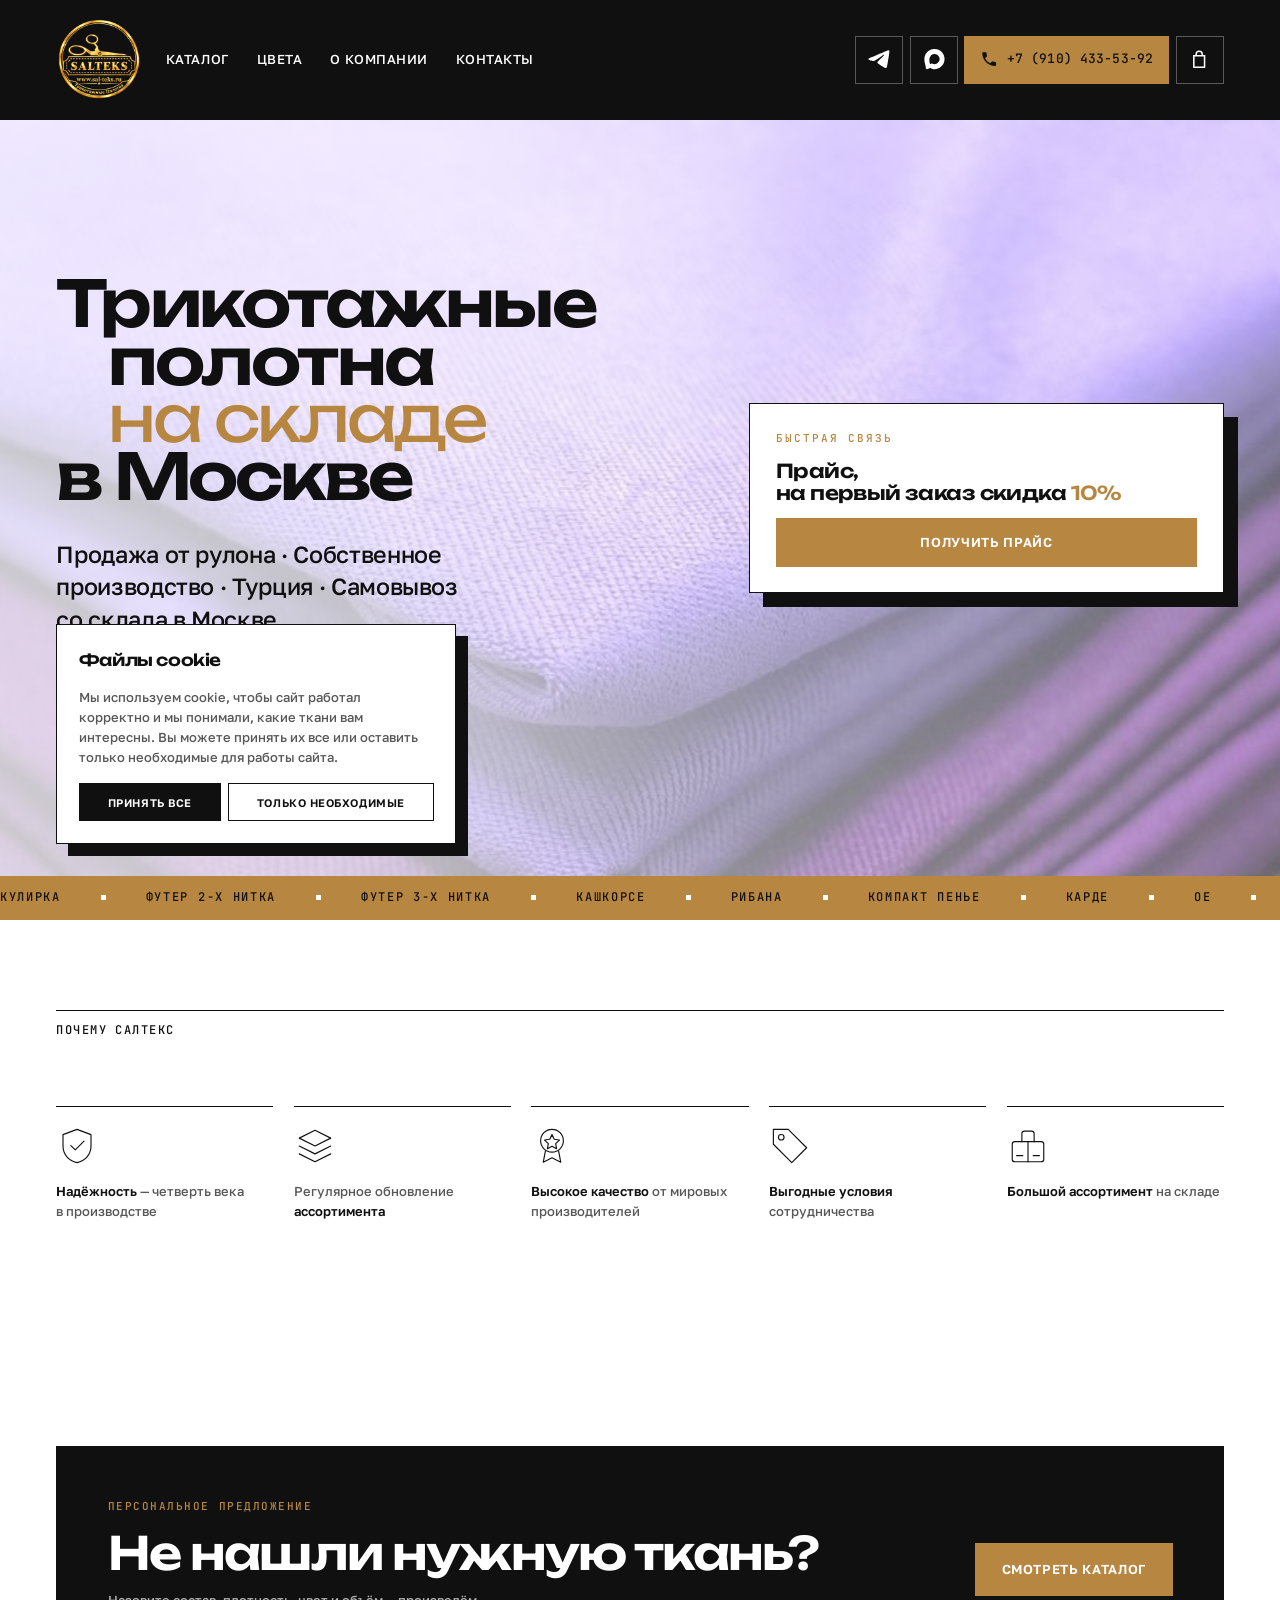
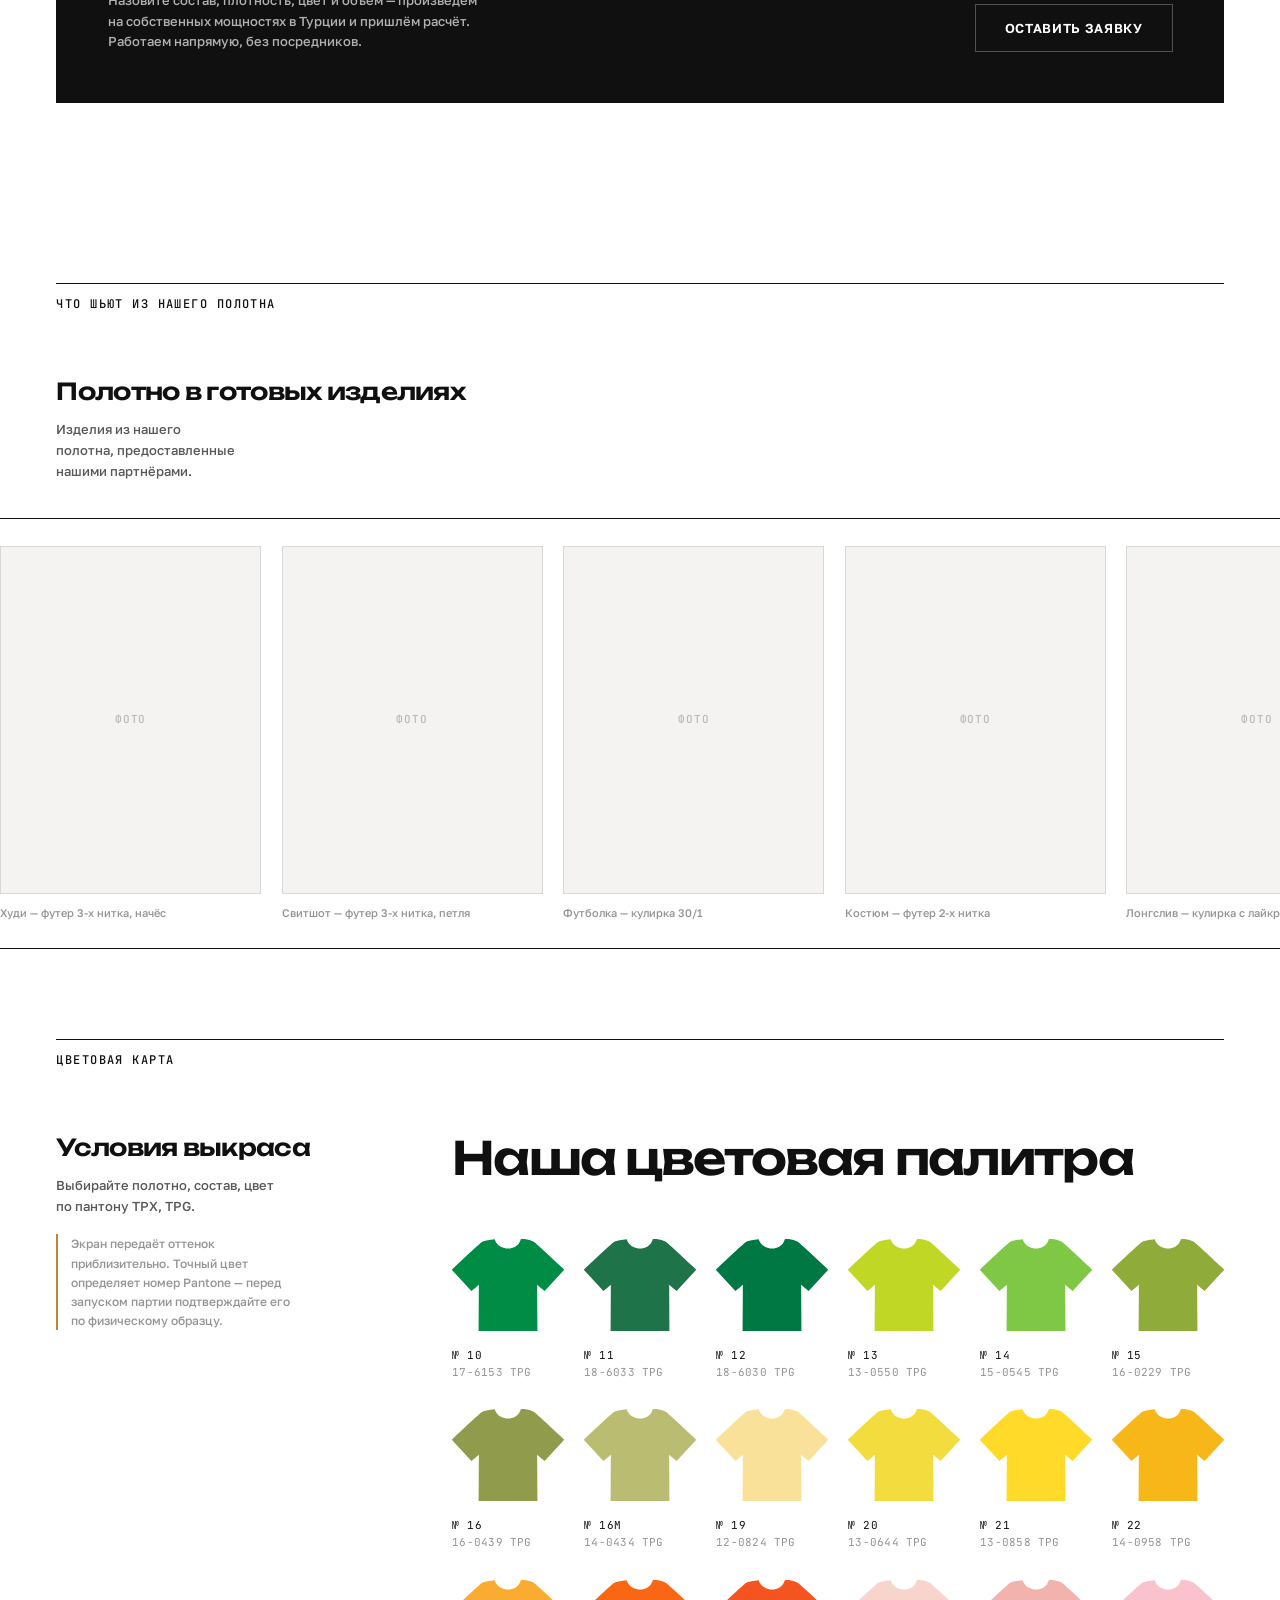
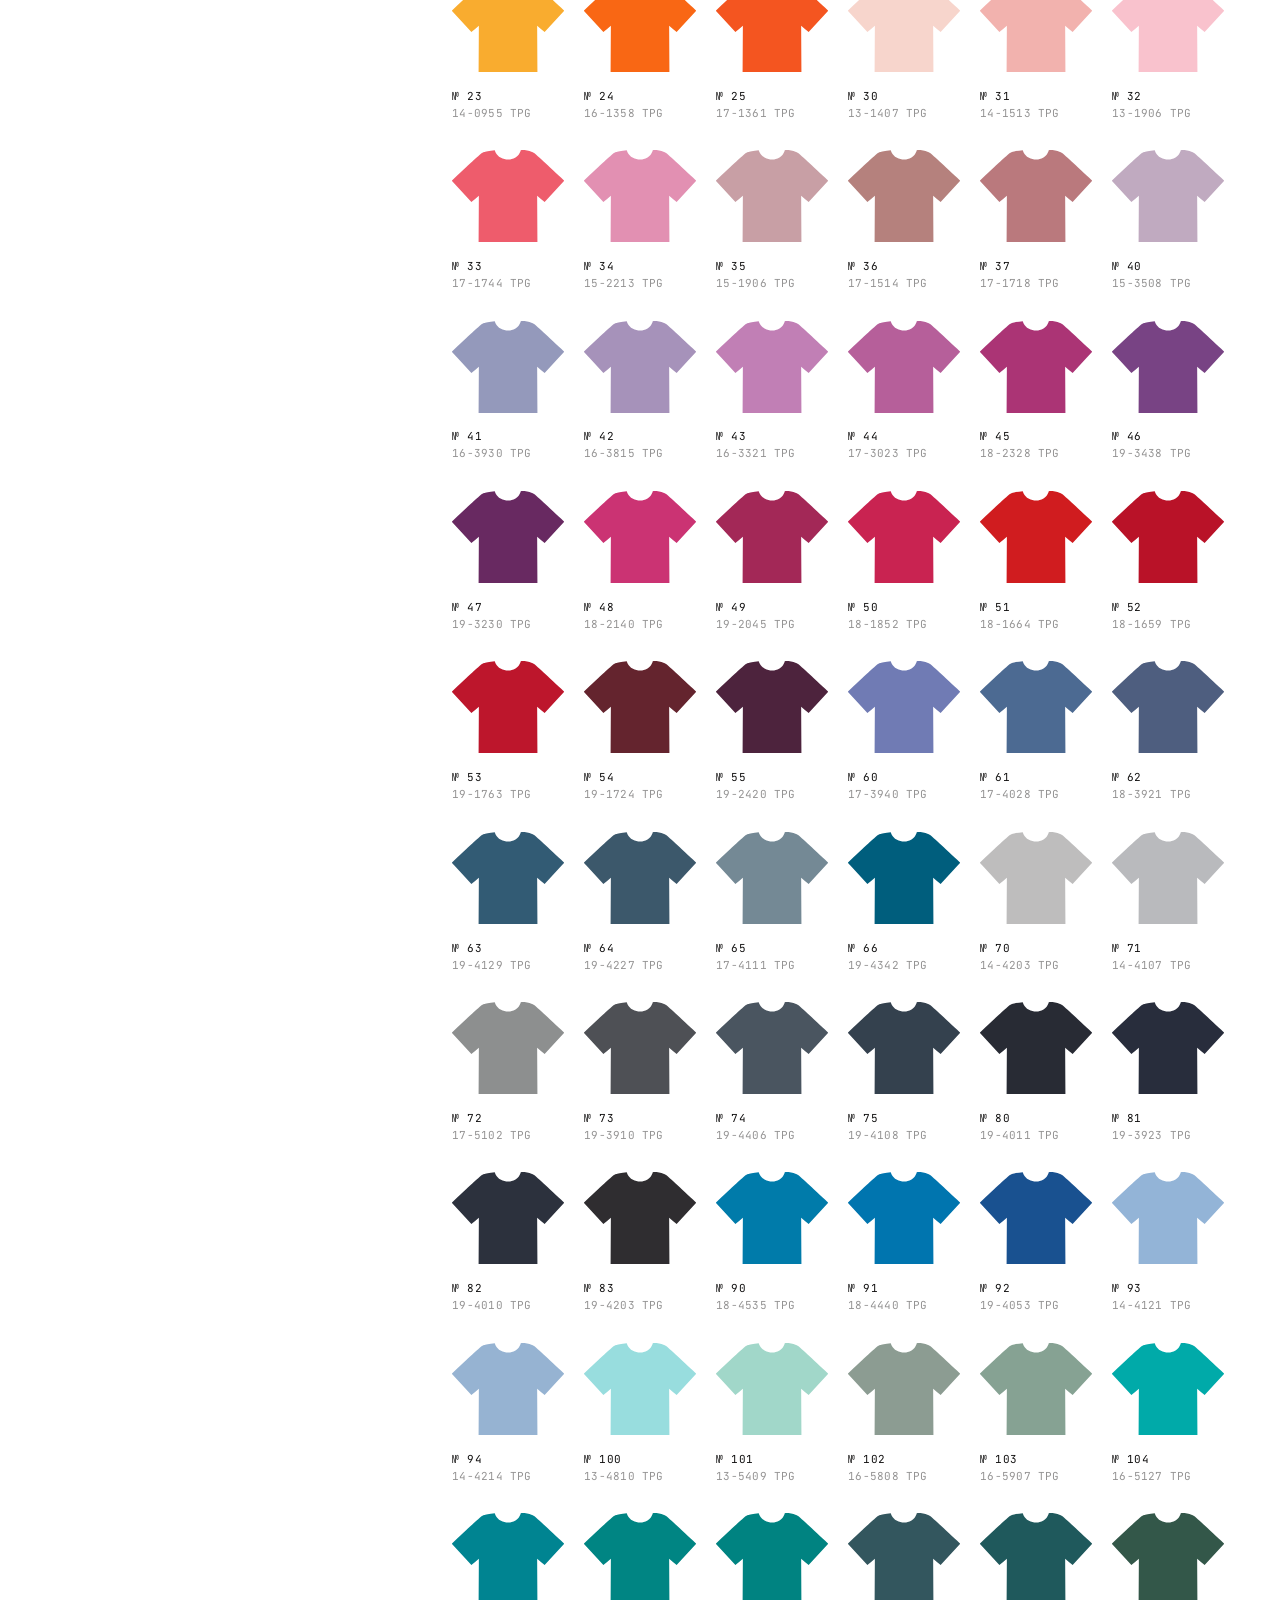
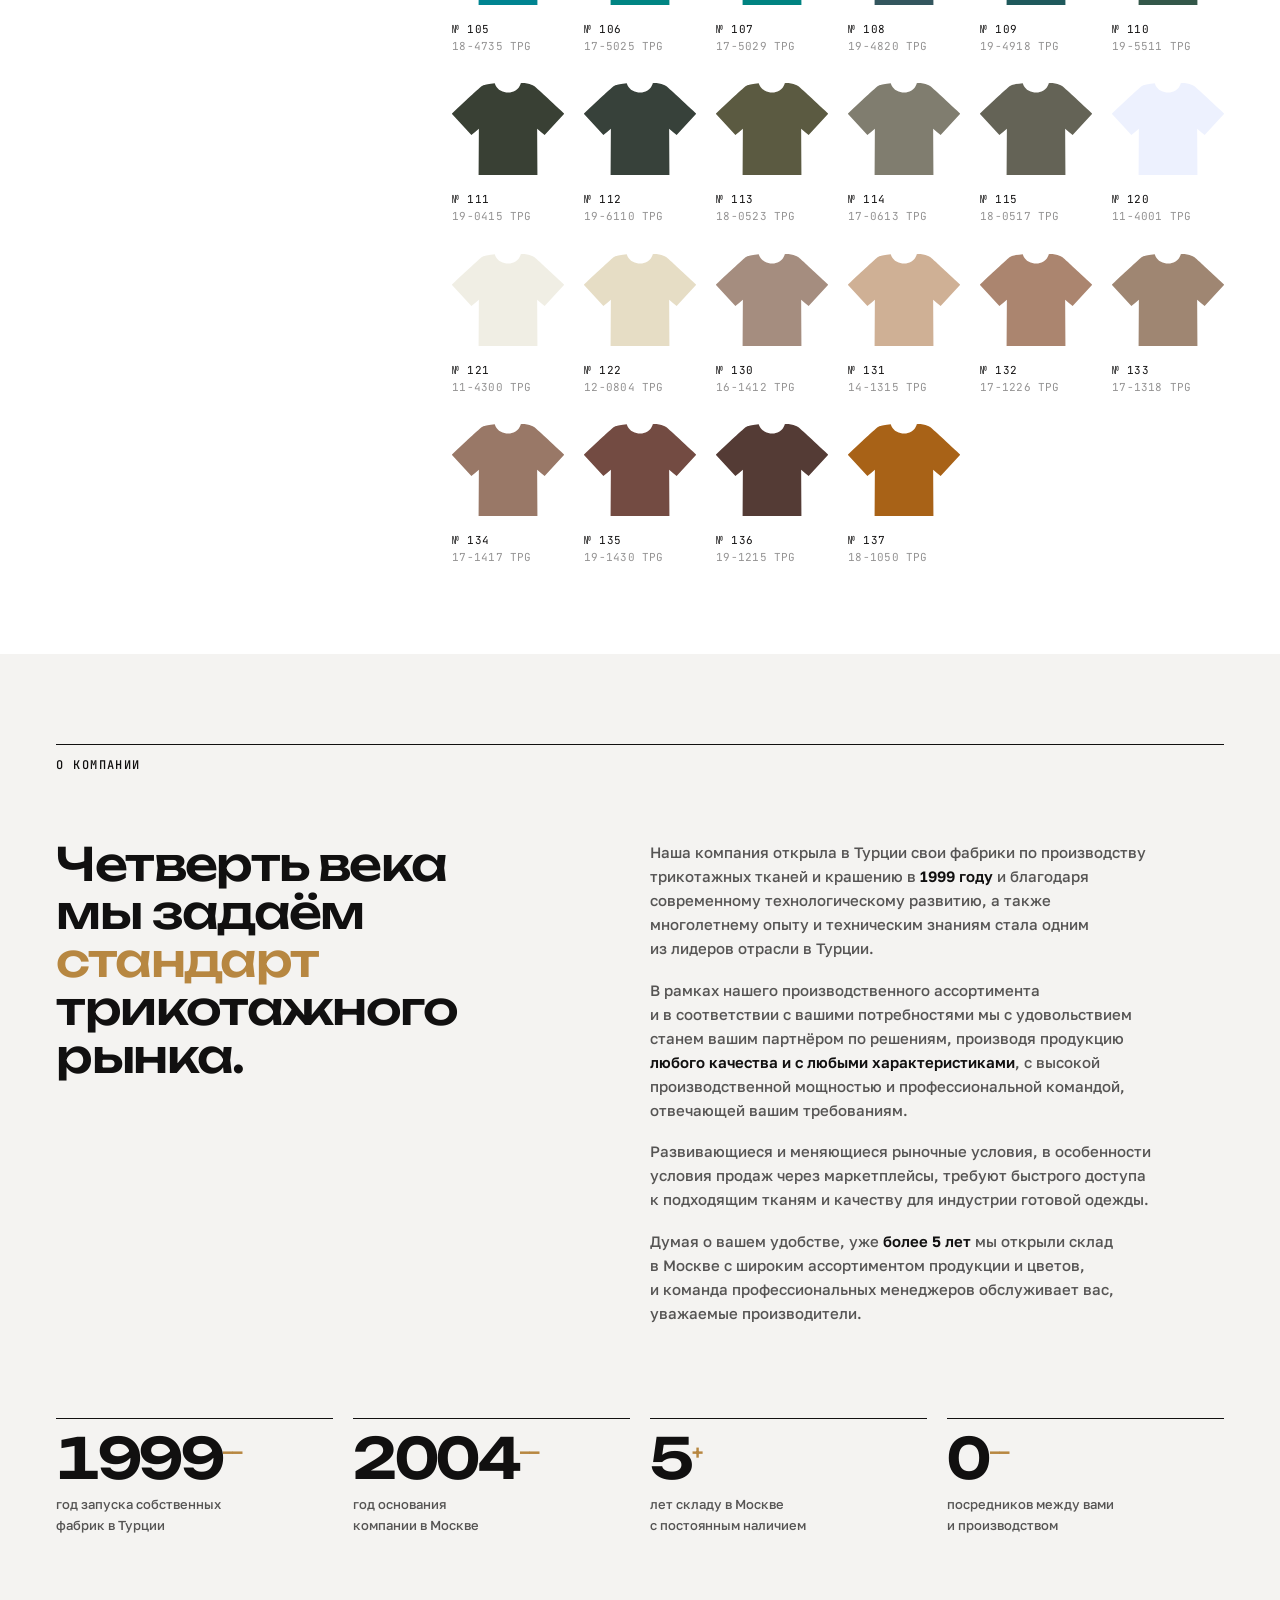
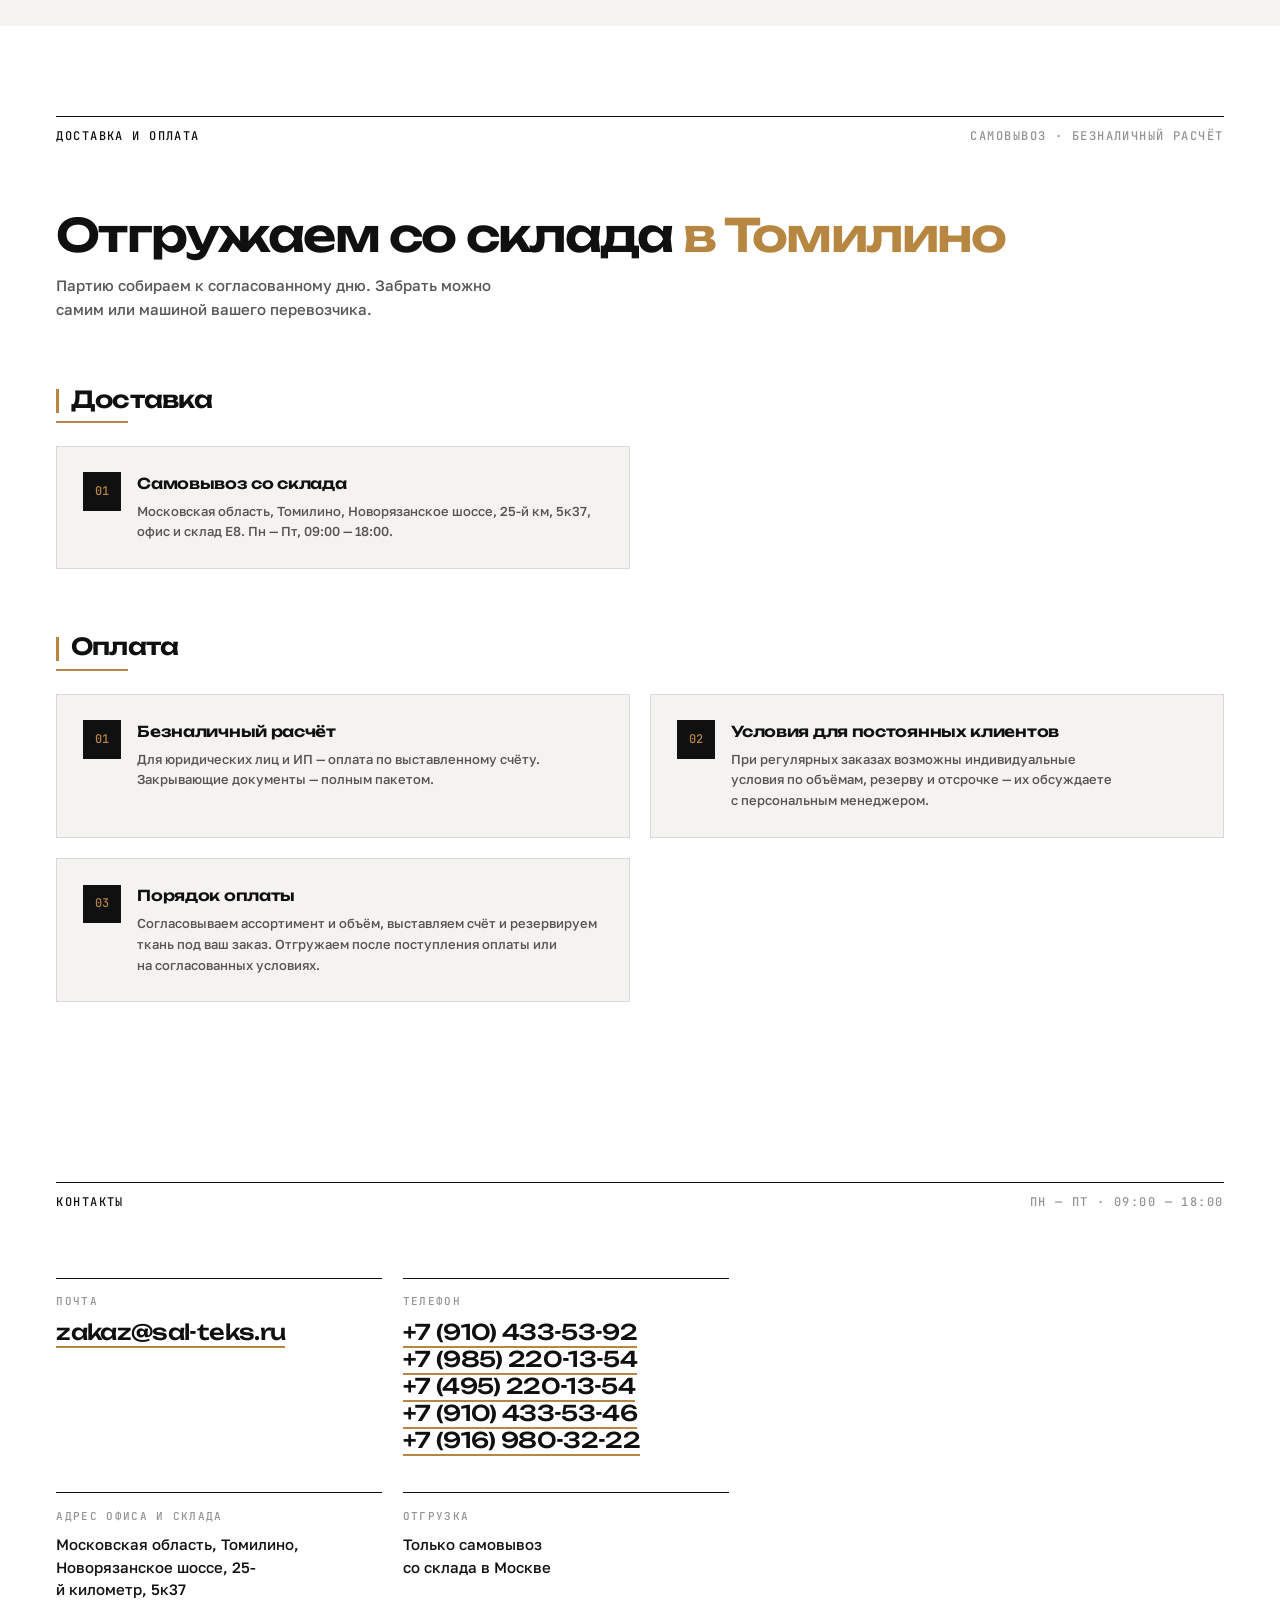
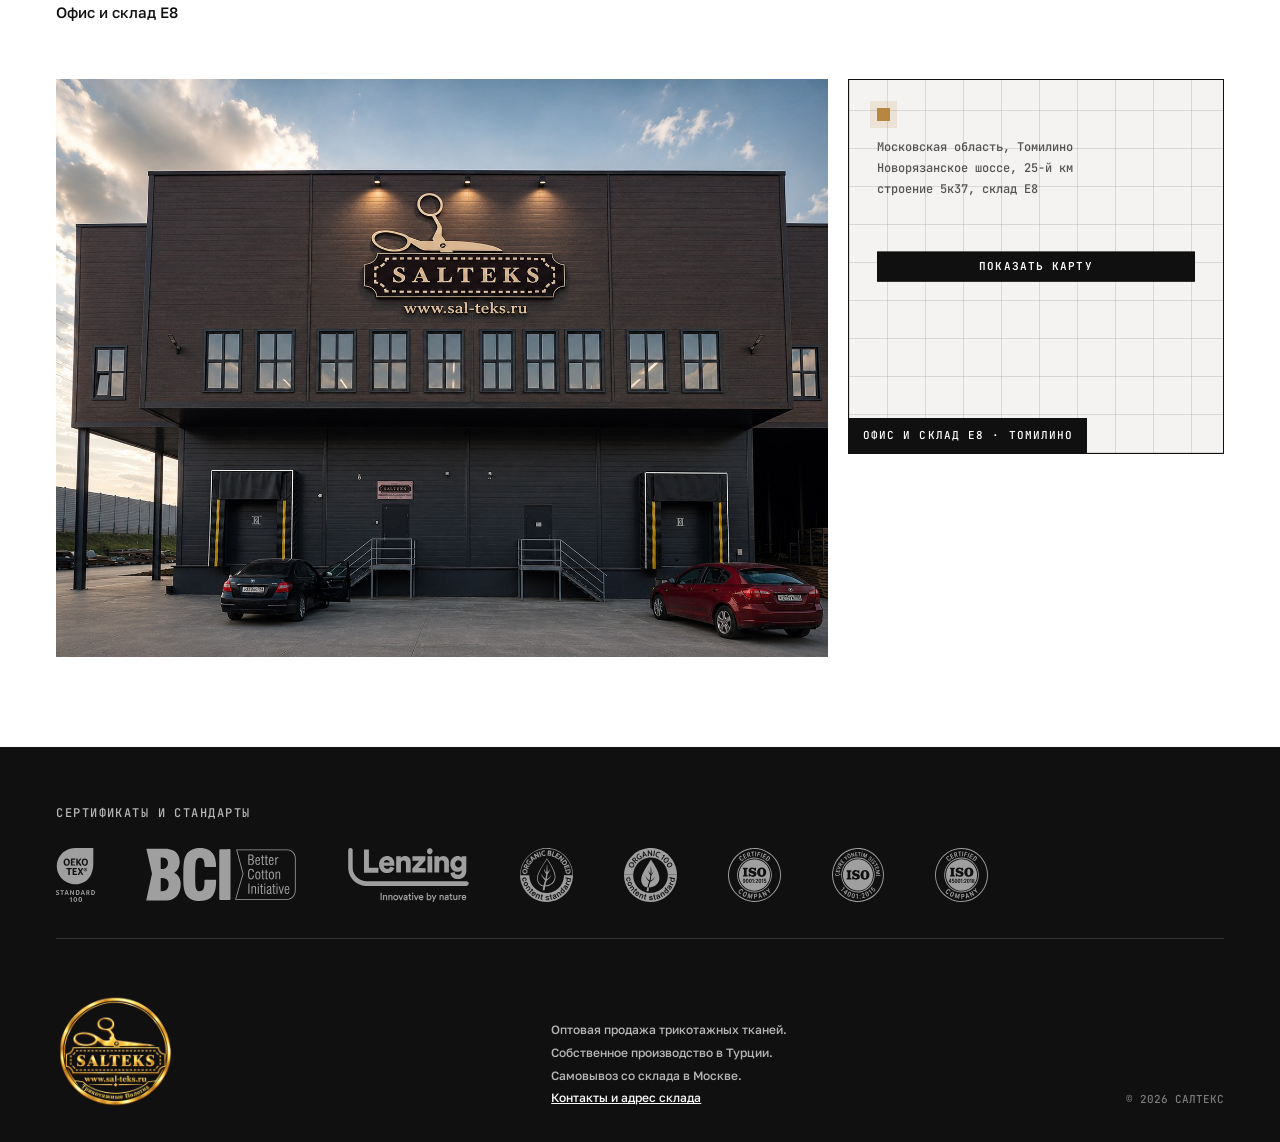
<file: index.html>
<!DOCTYPE html>
<html lang="ru">
<head>
<meta charset="utf-8">
<meta name="viewport" content="width=device-width, initial-scale=1">
<title>САЛТЕКС — оптовая продажа трикотажных тканей</title>
<meta name="description" content="САЛТЕКС — оптовые поставки трикотажного полотна с собственных фабрик в Турции с 1999 года. Кулирка, футер, кашкорсе, рибана. Склад в Москве, без посредников.">
<meta name="robots" content="noindex, nofollow">
<meta name="theme-color" content="#ffffff">
<link rel="icon" type="image/png" sizes="32x32" href="favicon-32.png">
<link rel="icon" type="image/png" sizes="64x64" href="favicon-64.png">
<link rel="apple-touch-icon" href="assets/img/apple-touch-icon.png">
<link rel="preconnect" href="https://fonts.googleapis.com">
<link rel="preconnect" href="https://fonts.gstatic.com" crossorigin>
<link href="https://fonts.googleapis.com/css2?family=Unbounded:wght@400;500;600;700&family=Golos+Text:wght@400;500;600;700&family=JetBrains+Mono:wght@400;500&display=swap" rel="stylesheet">
<!-- Общий слой (токены, шапка, кнопки, модалка, подвал) и сетка карточек.
     ?v= — дата выгрузки. При каждом обновлении сайта её нужно менять
     во всех четырёх страницах, иначе телефон покажет новую разметку
     со старыми стилями из кэша. -->
<link rel="stylesheet" href="assets/css/site.css?v=20260930-2">
<link rel="stylesheet" href="assets/css/catalog.css?v=20260930-2">
<style>
/* ══════════════════════════════════════════════════════
   САЛТЕКС — стили только этой страницы.
   Общее для всех страниц лежит в assets/css/site.css,
   каталог и карточка товара — в assets/css/catalog.css.
   ══════════════════════════════════════════════════════ */









/* ══════════════ ГЕРОЙ ══════════════ */
.hero{
  position:relative; isolation:isolate;
  min-height:clamp(540px,84vh,880px);
  align-content:center;
  padding-block:clamp(3rem,8vh,6rem);
  /* Видео ниже выходит за поля на --margin в каждую сторону, и без
     обрезки здесь оно расширяло документ на 34px: на телефоне это
     давало горизонтальную прокрутку. Раньше её глушил overflow-x
     на body — но он же ломал прилипание шапки. Режем по месту. */
  overflow:hidden;
}

/* видео выходит за поля страницы до самых краёв экрана */
.hero__video{
  position:absolute; z-index:0;
  top:0; bottom:0;
  left:calc(var(--margin) * -1); right:calc(var(--margin) * -1);
  overflow:hidden; background:var(--shade);
}
.hero__video video,
.hero__video img{ width:100%; height:100%; object-fit:cover; display:block; }

/* Слайд-шоу первого экрана (ТЗ главная 20). Кадры лежат друг на
   друге, меняется прозрачность — так переход плавный и без скачка
   вёрстки. Заглушки отличаются оттенком, чтобы смена была заметна
   до появления настоящих фотографий. */
.hero__slides{ position:absolute; inset:0; }
.hero__slide{
  position:absolute; inset:0; opacity:0;
  transition:opacity 1.2s var(--ease);
  display:grid; place-items:center; background:var(--shade);
  font-family:var(--mono); font-size:var(--t-2xs);
  letter-spacing:.16em; text-transform:uppercase; color:var(--ink-25);
}
.hero__slide.is-on{ opacity:1; }
.hero__slide img{ width:100%; height:100%; object-fit:cover; display:block; }
.hero__slide:nth-child(2){ background:#EFECE7; }
.hero__slide:nth-child(3){ background:#E8E5E0; }
.hero__slide:nth-child(4){ background:#F2EFEA; }
.hero__slide:nth-child(5){ background:#E4E1DC; }
/* вуаль плотная слева под текстом и почти прозрачная справа —
   так видео остаётся видимым, а типографика не теряет контраст */
.hero__video::after{
  content:""; position:absolute; inset:0;
  /* Вуаль ослаблена на 15 пунктов (правка 29.09): фотографии
     в первом экране видны лучше, текст слева по-прежнему читается. */
  background:linear-gradient(100deg,
    #ffffffc9 0%, #ffffffc2 34%, #ffffff8a 62%, #ffffff5f 100%);
}

.hero__text{
  grid-column:1 / 7; grid-row:1; z-index:1;
  display:flex; flex-direction:column; gap:clamp(1.4rem,3.6vh,2.4rem);
}

/* ── Быстрая связь ── */
.quick{
  grid-column:8 / 13; grid-row:1; z-index:2; align-self:center;
  background:var(--paper); border:1px solid var(--rule-hard);
  box-shadow:14px 14px 0 var(--ink);
  padding:clamp(1.3rem,2vw,1.9rem);
  display:flex; flex-direction:column; gap:.85rem;
}
/* выезд сбоку вместо общего подъёма снизу */
.quick.rise{ transform:translate3d(48px,0,0); }
.quick.rise.is-in{ transform:none; }

.quick__kicker{
  font-family:var(--mono); font-size:var(--t-2xs);
  letter-spacing:.18em; text-transform:uppercase; color:var(--ochre);
}
.quick__title{
  font-family:var(--display); font-weight:600;
  font-size:clamp(1.1rem,1.5vw,1.45rem); line-height:1.14; letter-spacing:-.03em;
}
.quick__title em{ font-style:normal; color:var(--ochre); }
.quick__sub{ font-size:var(--t-sm); line-height:1.5; color:var(--ink-70); }
.quick .btn{ width:100%; }
.quick__fine{ font-size:var(--t-2xs); color:var(--ink-45); line-height:1.5; }

.hero h1{
  font-family:var(--display); font-weight:600;
  font-size:clamp(2.3rem,5vw,4.9rem); line-height:.9; letter-spacing:-.045em;
  text-wrap:balance;
}
.hero h1 .shift{ display:block; padding-left:9%; }
.hero h1 em{ font-style:normal; color:var(--ochre); font-weight:400; }
.hero__lede{ font-size:var(--t-md); line-height:1.4; letter-spacing:-.015em; max-width:34ch; }
.hero__meta{
  border-top:1px solid var(--rule-hard); padding-top:.85rem;
  font-family:var(--mono); font-size:var(--t-xs); color:var(--ink-70); line-height:2;
}
.hero__actions{ display:flex; flex-wrap:wrap; gap:.6rem; }

@media (max-width:1100px){
  .hero__text{ grid-column:1 / 8 }
  .quick{ grid-column:8 / 13 }
}
@media (max-width:900px){
  .hero{ min-height:auto; padding-block:clamp(2.5rem,7vh,4rem) var(--bay) }
  .hero__text{ grid-column:1 / 7 }
  .hero h1 .shift{ padding-left:0 }
  /* на узком экране вуаль сплошная: текст занимает всю ширину */
  .hero__video::after{ background:#ffffffc0 }
  .quick{
    grid-column:1 / 7; grid-row:2; align-self:start;
    margin-top:2.4rem; box-shadow:9px 9px 0 var(--ink);
  }
  .quick.rise{ transform:translate3d(0,24px,0) }
}

/* ══════════════ ПРЕИМУЩЕСТВА ══════════════ */
.perks{ padding-block:var(--bay); }
.perks__grid{
  grid-column:1 / 13;
  display:grid; grid-template-columns:repeat(5,1fr); gap:var(--gutter);
}
@media (max-width:1180px){ .perks__grid{ grid-template-columns:repeat(3,1fr); gap:2.4rem var(--gutter) } }
@media (max-width:900px){ .perks__grid{ grid-column:1 / 7; grid-template-columns:repeat(2,1fr) } }
@media (max-width:480px){ .perks__grid{ grid-template-columns:1fr } }

.perk{
  border-top:1px solid var(--rule-hard); padding-top:1.15rem;
  display:flex; flex-direction:column; gap:.95rem;
}
/* Класс, а не «.perk svg»: иначе правила накрывают и накладной
   svg разреза — навязывают ему размер иконки и пунктир анимации. */
.perk__ico{
  width:42px; height:42px; flex:0 0 auto;
  fill:none; stroke:var(--ink); stroke-width:1.3;
  stroke-linecap:round; stroke-linejoin:round;
  transition:stroke .35s var(--ease);
}
.perk:hover .perk__ico{ stroke:var(--ochre); }
.perk p{ font-size:var(--t-sm); line-height:1.5; color:var(--ink-70); }
.perk b{ color:var(--ink); font-weight:600; }

/* Штрих вычерчивается на глазах. pathLength="1" на каждой фигуре
   нормирует её длину к единице, поэтому одни и те же значения
   dasharray работают для любой геометрии — измерять пути в JS не нужно. */
.perk__ico > *{
  stroke-dasharray:1; stroke-dashoffset:1;
  transition:stroke-dashoffset 1.05s var(--ease);
}
.perk.is-in .perk__ico > *{ stroke-dashoffset:0; }
.perk__ico > *:nth-child(2){ transition-delay:.16s; }
.perk__ico > *:nth-child(3){ transition-delay:.32s; }

/* ── бегущая строка-ассортимент ── */
/* Охристая лента вместо чёрной (ТЗ главная 7): текст на ней
   тёмный — по белому на охре контраста не хватает. */
.ticker{
  border-block:1px solid var(--ochre);
  background:var(--ochre); color:var(--ink);
  overflow:hidden; padding-block:.7rem;
}
/* Отступ живёт на самих элементах, а не в gap контейнера.
   При flex-gap промежутков на один меньше, чем элементов, поэтому
   сдвиг на −50% не попадает в начало второго набора и на стыке
   виден рывок. С padding-right половина ленты равна ровно 50%.

   Шаг цикла --step и длительность --dur ставит скрипт: он меряет
   фактическую ширину одного набора и сдвигает ленту ровно на неё,
   а не на половину всей полосы. Процент считается от width:max-content,
   и достаточно доли пикселя расхождения, чтобы на стыке был рывок.
   Значения в var() — запасные, на случай отключённого скрипта. */
.ticker ul{ display:flex; width:max-content; animation:slide var(--dur,88s) linear infinite; }
.ticker li{
  font-family:var(--mono); font-size:var(--t-xs);
  letter-spacing:.14em; text-transform:uppercase; white-space:nowrap;
  display:flex; align-items:center; gap:2.5rem;
  padding-right:2.5rem;
}
.ticker li::after{ content:""; width:5px; height:5px; background:var(--paper); flex:0 0 auto; }
@keyframes slide{ from{transform:translateX(0)} to{transform:translateX(calc(-1 * var(--step,50%)))} }

/* ══════════════ ПРОЦЕСС СОТРУДНИЧЕСТВА ══════════════
   Лента времени: этапы стоят попеременно над и под линией.
   Сетка из трёх рядов — верхние карточки, сама линия, нижние
   карточки. Линия оформлена псевдоэлементом контейнера: у
   grid-контейнера ::before становится полноценным элементом сетки.
   ══════════════════════════════════════════════════════ */
.process{ padding-block:var(--bay); }
.flow{
  grid-column:1 / 13; position:relative;
  display:grid;
  grid-template-columns:repeat(4,1fr);
  grid-template-rows:1fr 1px 1fr;
  column-gap:var(--gutter);
  min-height:clamp(300px,29vw,400px);
}
/* блок не двигается сам — класс rise нужен ему только ради is-in */
.flow.rise{ opacity:1; transform:none; }
.flow::before{
  content:""; grid-column:1 / -1; grid-row:2;
  background:var(--rule-hard);
  transform:scaleX(0); transform-origin:left;
  transition:transform 1s var(--ease);
}
.flow.is-in::before{ transform:scaleX(1); }

.flow__step{ position:relative; display:flex; padding-left:1.2rem; }
.flow__step:nth-child(1){ grid-column:1; grid-row:1; align-items:flex-end; padding-bottom:2.6rem; }
.flow__step:nth-child(2){ grid-column:2; grid-row:3; align-items:flex-start; padding-top:2.6rem; }
.flow__step:nth-child(3){ grid-column:3; grid-row:1; align-items:flex-end; padding-bottom:2.6rem; }
.flow__step:nth-child(4){ grid-column:4; grid-row:3; align-items:flex-start; padding-top:2.6rem; }

/* вертикальный поводок от карточки к линии */
.flow__step::after{
  content:""; position:absolute; left:0; width:1px;
  height:2.6rem; background:var(--ink-25);
}
.flow__step:nth-child(odd)::after{ bottom:0; }
.flow__step:nth-child(even)::after{ top:0; }

/* охряная точка на линии */
.flow__step::before{
  content:""; position:absolute; left:-4px; z-index:2;
  width:9px; height:9px; background:var(--ochre);
}
.flow__step:nth-child(odd)::before{ bottom:-4px; }
.flow__step:nth-child(even)::before{ top:-4px; }

.flow__no{
  font-family:var(--mono); font-size:var(--t-xs);
  letter-spacing:.12em; color:var(--ochre); margin-bottom:.45rem;
}
.flow__title{
  font-family:var(--display); font-weight:600;
  font-size:clamp(1.02rem,1.4vw,1.35rem);
  line-height:1.1; letter-spacing:-.03em; margin-bottom:.5rem;
}
.flow__text{ font-size:var(--t-sm); line-height:1.55; color:var(--ink-70); max-width:27ch; }

@media (max-width:900px){
  .flow{
    grid-column:1 / 7;
    grid-template-columns:1fr; grid-template-rows:none;
    min-height:0; row-gap:2.2rem; padding-left:1.5rem;
  }
  /* на узком экране лента разворачивается в вертикальную */
  .flow::before{
    position:absolute; left:0; top:.4rem; bottom:.4rem;
    width:1px; height:auto;
    transform:scaleY(0); transform-origin:top;
  }
  .flow.is-in::before{ transform:scaleY(1); }
  .flow__step:nth-child(n){
    grid-column:1; grid-row:auto;
    align-items:flex-start; padding:0 0 0 1.5rem;
  }
  .flow__step:nth-child(n)::after{ display:none; }
  .flow__step:nth-child(n)::before{ top:.4rem; bottom:auto; left:-1.5rem; }
}

/* ══════════════ ТИЗЕР КАТАЛОГА ══════════════
   Сетка карточек приезжает из assets/css/catalog.css,
   здесь остаётся только отступ секции и блок подбора. */
.catalog{ padding-block:var(--bay); }

/* ── Персональный подбор ── */
.offer{
  grid-column:1 / 13; margin-top:clamp(2rem,5vh,3.4rem);
  background:var(--ink); color:var(--paper);
  padding:clamp(1.8rem,4vw,3.2rem);
  display:grid; grid-template-columns:minmax(0,1fr) auto;
  gap:clamp(1.6rem,4vw,3rem); align-items:end;
}
.offer__label{
  font-family:var(--mono); font-size:var(--t-2xs);
  letter-spacing:.14em; text-transform:uppercase; color:var(--ochre);
  margin-bottom:.9rem;
}
.offer__title{
  font-family:var(--display); font-weight:600;
  font-size:var(--t-lg); line-height:1; letter-spacing:-.04em;
  margin-bottom:.9rem;
}
.offer__text{ font-size:var(--t-sm); line-height:1.6; color:#ffffffad; max-width:58ch; }
.offer__actions{ display:flex; flex-direction:column; gap:.5rem; }
.offer__actions .btn{ --bg:var(--ochre); --bd:var(--ochre); white-space:nowrap; }
.offer__actions .btn::before{ background:var(--paper); }
.offer__actions .btn:hover,.offer__actions .btn:focus-visible{ color:var(--ink); border-color:var(--paper); }
.offer__actions .btn--ghost{ --bg:transparent; --fg:var(--paper); --bd:#ffffff45; }
@media (max-width:900px){
  .offer{ grid-column:1 / 7; grid-template-columns:1fr; align-items:start }
}

/* ══════════════ О КОМПАНИИ ══════════════ */
.about{ padding-block:var(--bay); background:var(--shade); }
.about__lead{
  grid-column:1 / 6;
  font-family:var(--display); font-weight:500;
  font-size:var(--t-lg); line-height:1.05; letter-spacing:-.035em;
}
.about__lead em{ font-style:normal; color:var(--ochre); }
.about__text{ grid-column:7 / 13; display:grid; gap:1.1rem; font-size:var(--t-base); color:var(--ink-70); max-width:56ch; }
.about__text strong{ color:var(--ink); font-weight:600; }
@media (max-width:900px){
  .about__lead{ grid-column:1 / 7; margin-bottom:2rem }
  .about__text{ grid-column:1 / 7 }
}

.figures{ grid-column:1 / 13; display:grid; grid-template-columns:repeat(4,1fr); gap:var(--gutter); margin-top:clamp(3rem,8vh,5.5rem); }
.figures > div{ border-top:1px solid var(--rule-hard); padding-top:.9rem; }
.figures dt{
  font-family:var(--display); font-weight:600;
  font-size:clamp(1.9rem,4.4vw,3.6rem); line-height:.92; letter-spacing:-.045em;
  font-variant-numeric:tabular-nums;
}
.figures dt sup{ font-size:.32em; vertical-align:super; color:var(--ochre); }
.figures dd{ margin-top:.6rem; font-size:var(--t-sm); color:var(--ink-70); max-width:24ch; }
@media (max-width:900px){ .figures{ grid-column:1 / 7; grid-template-columns:repeat(2,1fr); gap:2rem var(--gutter) } }

/* ══════════════ КОНТАКТЫ ══════════════ */
.contacts{ padding-block:var(--bay); }
.contacts__list{ grid-column:1 / 8; display:grid; grid-template-columns:repeat(2,1fr); gap:2.4rem var(--gutter); }
.contacts__list > div{ border-top:1px solid var(--rule-hard); padding-top:.9rem; }
.contacts dt{
  font-family:var(--mono); font-size:var(--t-2xs);
  letter-spacing:.12em; text-transform:uppercase; color:var(--ink-45); margin-bottom:.5rem;
}
.contacts dd a,.contacts dd{
  font-family:var(--display); font-weight:500;
  font-size:clamp(1rem,1.7vw,1.35rem); line-height:1.25; letter-spacing:-.03em;
  text-decoration:none;
}
.contacts dd a{ border-bottom:2px solid var(--ochre); padding-bottom:1px; transition:color .3s var(--ease); }
.contacts dd a:hover{ color:var(--ochre); }
.contacts dd.plain{ font-family:var(--text); font-weight:500; font-size:var(--t-base); line-height:1.5; letter-spacing:0; }
.contacts__map{
  grid-column:9 / 13; align-self:start;
  border:1px solid var(--rule-hard); background:var(--shade);
  aspect-ratio:1/1; position:relative; overflow:hidden;
}

/* Фасад: до клика ничего с серверов Яндекса не грузится.
   Виджет весит под мегабайт и ставит свои куки — тянуть его
   на каждом открытии страницы ради блока, куда заходит один
   посетитель из двадцати, нет смысла. */
.contacts__map-facade{
  --pad:clamp(1rem,2.2vw,1.8rem);
  position:absolute; inset:0; z-index:2;
  /* stretch, а не flex-start: блок узкий, и кнопка по ширине
     содержимого вылезала за квадрат и обрезалась overflow:hidden */
  display:flex; flex-direction:column; align-items:stretch; justify-content:flex-start;
  gap:1rem; padding:var(--pad);
  background:var(--shade);
  /* сетка-подложка намекает на картографию, не изображая её */
  background-image:
    repeating-linear-gradient(0deg, var(--rule) 0 1px, transparent 1px 38px),
    repeating-linear-gradient(90deg, var(--rule) 0 1px, transparent 1px 38px);
}
.contacts__map-facade i{
  width:13px; height:13px; background:var(--ochre);
  box-shadow:0 0 0 7px var(--ochre-dim);
  flex:0 0 auto; align-self:flex-start;
}
.contacts__map-addr{
  font-family:var(--mono); font-size:var(--t-xs);
  line-height:1.75; color:var(--ink-70);
}
.contacts__map-facade .btn{
  /* Кнопка вынута из потока и посажена в центр квадрата: внизу
     блока лежит подпись «Склад Е8» с z-index:3, и в потоке кнопка
     уезжала под неё. Ширину держит пара left/right, а не
     width:max-content — интринсик-размер под overflow:hidden
     схлопывался и обрезал надпись по буквам. */
  position:absolute; top:50%; left:var(--pad); right:var(--pad);
  transform:translateY(-50%);
  display:flex; justify-content:center; align-items:center;
  padding:.9rem 1rem; font-size:var(--t-2xs);
  text-align:center; white-space:nowrap;
}
/* Подпись растянута на всю кнопку и центрируется собственным
   text-align. Так центровка не зависит от justify-content
   родителя — на растянутой кнопке она давала выравнивание влево. */
.contacts__map-facade .btn > span{ flex:1 1 auto; width:100%; text-align:center; }

.contacts__map iframe{
  position:absolute; inset:0; z-index:1;
  width:100%; height:100%; border:0; display:block;
}
.contacts__map span{
  position:absolute; left:0; bottom:0; z-index:3;
  background:var(--ink); color:var(--paper);
  font-family:var(--mono); font-size:var(--t-2xs);
  letter-spacing:.1em; text-transform:uppercase;
  padding:.55rem .85rem; pointer-events:none;
}
@media (max-width:900px){
  .contacts__list{ grid-column:1 / 7 }
  /* на телефоне карта тоже квадратная (правка 29.09) */
  .contacts__map{ grid-column:1 / 7; margin-top:2.4rem; aspect-ratio:1/1 }
}


</style>
</head>
<body data-page="home">

<!-- Логотип: спрайт вклеен в страницу, чтобы сайт открывался
     и без сервера — по file:// внешний <use> не работает. -->
<svg width="0" height="0" style="position:absolute" aria-hidden="true" focusable="false">
<symbol id="saltex-logo" viewBox="0 0 311.34 91.38">
    <path fill="#111010" d="M18.2,0c.07,1.67.19,9.09-5.37,15.53C7.98,21.13,1.86,22.5,0,22.85v45.69c1.82.28,7.92,1.47,12.78,6.9,5.9,6.59,5.52,14.46,5.42,15.95h274.81c-.05-1.57-.16-10,6.36-16.62,4.55-4.62,9.88-5.86,11.97-6.23V22.85c-2.33-.48-6.53-1.69-10.43-5.09-7.57-6.59-7.87-16.04-7.9-17.75H18.2Z"/>
    <g fill="#b78741">
      <path d="M276.71,17.75c-.54-1.57-.94-3.19-1.22-4.82h-4.7v-3h7.33l.16,1.32c.23,1.88.66,3.74,1.27,5.54l-2.84.97Z"/>
      <path d="M294.51,39.82h-3v-5.07c-1.58-.82-3.1-1.77-4.52-2.85l1.81-2.39c1.51,1.15,3.15,2.14,4.86,2.95l.86.41v6.95Z"/>
      <path d="M288.8,61.87l-1.81-2.39c1.42-1.08,2.94-2.03,4.52-2.85v-5.07h3v6.95l-.86.41c-1.71.81-3.34,1.81-4.86,2.95Z"/>
      <path d="M278.12,81.46h-7.33v-3h4.7c.27-1.64.68-3.25,1.22-4.82l2.84.97c-.61,1.79-1.04,3.65-1.27,5.54l-.16,1.32Z"/>
      <path d="M258.72,81.46h-12.07v-3h12.07v3ZM234.58,81.46h-12.07v-3h12.07v3ZM210.44,81.46h-12.07v-3h12.07v3ZM186.3,81.46h-12.07v-3h12.07v3ZM162.16,81.46h-12.07v-3h12.07v3ZM138.02,81.46h-12.07v-3h12.07v3ZM113.88,81.46h-12.07v-3h12.07v3ZM89.74,81.46h-12.07v-3h12.07v3ZM65.59,81.46h-12.07v-3h12.07v3Z"/>
      <path d="M41.46,81.46h-7.19l-.27-1.16c-.43-1.86-1.03-3.69-1.78-5.45l2.76-1.18c.66,1.55,1.22,3.15,1.65,4.78h4.83v3Z"/>
      <path d="M22.3,62.01c-1.51-1.17-3.12-2.23-4.81-3.12l-.79-.42v-6.9h3v5.11c1.55.88,3.04,1.88,4.45,2.97l-1.84,2.37Z"/>
      <path d="M19.7,39.82h-3v-6.95l.86-.41c1.71-.81,3.34-1.8,4.86-2.95l1.81,2.39c-1.43,1.08-2.95,2.03-4.53,2.84v5.07Z"/>
      <path d="M34.48,17.75l-2.84-.96c.6-1.79,1.02-3.65,1.24-5.54l.16-1.33h7.33v3h-4.7c-.27,1.64-.67,3.26-1.2,4.82Z"/>
      <path d="M258.67,12.92h-12.13v-3h12.13v3ZM234.41,12.92h-12.13v-3h12.13v3ZM210.15,12.92h-12.13v-3h12.13v3ZM185.9,12.92h-12.13v-3h12.13v3ZM161.64,12.92h-12.13v-3h12.13v3ZM137.39,12.92h-12.13v-3h12.13v3ZM113.13,12.92h-12.13v-3h12.13v3ZM88.88,12.92h-12.13v-3h12.13v3ZM64.62,12.92h-12.13v-3h12.13v3Z"/>
    </g>
    <path fill="#b78741" d="M60.85,58.09s-.42-.02-1.17-.07c-.74-.02-1.59-.12-2.56-.28-.81-.14-1.54-.24-2.21-.28-.64-.07-1.03-.11-1.17-.11-.02-1.97-.13-4.36-.32-7.16.19-.02.38-.04.57-.04h.57c.45,2.09,1.2,3.7,2.24,4.84,1.07,1.14,2.47,1.71,4.2,1.71,1.54,0,2.8-.42,3.77-1.25.97-.85,1.46-1.97,1.46-3.35,0-1.04-.27-1.9-.82-2.56-.52-.66-1.22-1.22-2.1-1.67-.85-.47-1.77-.91-2.74-1.32-1.14-.5-2.23-1.02-3.28-1.57-1.02-.57-1.86-1.29-2.53-2.17-.66-.88-1-2.02-1-3.42,0-1.5.37-2.78,1.1-3.84.76-1.07,1.77-1.87,3.03-2.42,1.26-.57,2.65-.85,4.17-.85.47,0,.96.02,1.46.07.52.05,1.06.12,1.6.21.69.09,1.21.15,1.57.18.38.02.63.04.75.04h.39c.19-.02.34-.05.46-.07.05,1.04.09,2.12.14,3.24.05,1.12.12,2.28.21,3.49-.47.07-.87.09-1.17.07-.55-2.06-1.22-3.55-2.03-4.45-.81-.93-1.96-1.39-3.45-1.39-1.31,0-2.42.36-3.35,1.07-.93.69-1.39,1.72-1.39,3.1,0,.74.17,1.39.5,1.96.36.57.94,1.12,1.74,1.64.81.52,1.92,1.08,3.35,1.67.78.33,1.57.7,2.35,1.1.81.4,1.54.89,2.21,1.46.66.55,1.2,1.22,1.6,2.03.4.78.61,1.72.61,2.81,0,1.61-.4,2.99-1.21,4.13-.81,1.12-1.87,1.97-3.2,2.56-1.31.59-2.75.89-4.34.89ZM78.24,57.63c-.05-.38-.05-.76,0-1.14.66-.07,1.2-.15,1.6-.25s.75-.26,1.03-.5c.28-.26.56-.64.82-1.14.26-.52.57-1.25.93-2.17l7.69-19.72c.26-.09.57-.17.93-.21.38-.05.7-.07.96-.07l7.65,20.33c.33.85.61,1.53.82,2.03.21.47.45.82.71,1.03.26.21.59.37,1,.46.4.07.96.14,1.67.21.05.38.05.76,0,1.14-.83,0-1.69-.01-2.56-.04-.88-.02-1.76-.04-2.63-.04s-1.82.01-2.74.04c-.9.02-1.8.04-2.71.04-.07-.36-.07-.74,0-1.14,1.16-.12,1.97-.23,2.42-.32.45-.12.68-.4.68-.85,0-.19-.04-.4-.11-.64-.07-.24-.17-.53-.28-.89l-2.03-5.48h-8.01l-1.78,4.91c-.17.45-.3.83-.39,1.14-.07.28-.11.55-.11.78,0,.52.24.85.71,1,.5.12,1.31.24,2.42.36.05.4.05.78,0,1.14-.81,0-1.6-.01-2.39-.04-.78-.02-1.58-.04-2.39-.04-.66,0-1.31.01-1.92.04-.62.02-1.28.04-1.99.04ZM86.6,46.81h6.94l-3.49-9.47-3.45,9.47ZM113.44,57.63c-.05-.36-.05-.74,0-1.14,1.12-.12,1.91-.23,2.39-.32.47-.12.77-.36.89-.71.12-.38.18-.98.18-1.82v-16.55c0-1-.06-1.71-.18-2.14-.12-.43-.43-.7-.93-.82-.47-.14-1.26-.26-2.35-.36-.05-.36-.05-.74,0-1.14.5,0,1.08.01,1.74.04.69,0,1.36.01,2.03.04h3.31c.69-.02,1.38-.04,2.06-.04.71-.02,1.29-.04,1.74-.04.07.36.07.74,0,1.14-1.12.09-1.92.2-2.42.32-.5.12-.81.36-.93.71-.12.36-.18.96-.18,1.82v18.51c.02.47.05.8.07.96h5.06c1.97,0,3.43-.44,4.38-1.32.78-.76,1.6-2.09,2.46-3.99.38-.07.75-.07,1.1,0-.28,1.45-.52,2.75-.71,3.92-.17,1.14-.31,2.1-.43,2.88h-6.91c-2.28-.02-4.57-.04-6.87-.04-.45,0-1.02.01-1.71.04h-2.06c-.69.02-1.27.04-1.74.04ZM146.87,57.63c-.05-.36-.05-.74,0-1.14,1.19-.12,2.03-.23,2.53-.32.5-.12.81-.36.93-.71.12-.36.18-.96.18-1.82v-19.44h-2.56c-1.26,0-2.25.18-2.99.53-.71.33-1.29.84-1.74,1.53-.43.69-.85,1.57-1.28,2.63-.38.05-.76.05-1.14,0,.14-1.14.27-2.23.39-3.28.14-1.04.26-2.05.36-3.03,1.54.09,3.25.15,5.13.18h11.71c1.9-.02,3.61-.08,5.13-.18.09.95.19,1.96.28,3.03.09,1.04.21,2.14.36,3.28-.4.05-.8.05-1.17,0-.45-1.09-.9-1.98-1.35-2.67s-1.03-1.2-1.74-1.53c-.69-.33-1.66-.5-2.92-.5h-2.53v18.97c0,.74.02,1.32.07,1.74.05.43.18.74.39.93.24.19.61.33,1.1.43.5.07,1.19.14,2.06.21.07.38.07.76,0,1.14-.5,0-1.1-.01-1.82-.04h-2.06c-.69-.02-1.27-.04-1.74-.04s-1.02.01-1.71.04h-2.06c-.69.02-1.28.04-1.78.04ZM174.62,57.63c-.05-.36-.05-.74,0-1.14,1.12-.12,1.91-.23,2.39-.32.47-.12.77-.36.89-.71.12-.38.18-.98.18-1.82v-16.55c0-1-.06-1.71-.18-2.14-.12-.43-.43-.7-.93-.82-.47-.14-1.26-.26-2.35-.36-.05-.36-.05-.74,0-1.14.62,0,1.15.01,1.6.04h1.42c.47,0,1.04.01,1.71.04h7.8c1.64-.02,3-.04,4.09-.04,1.09-.02,1.73-.04,1.92-.04.09.88.2,1.78.32,2.71.14.93.3,1.91.46,2.95-.4.05-.8.05-1.17,0-.28-.71-.62-1.34-1-1.89-.38-.55-.77-.96-1.17-1.25-.45-.33-1-.58-1.64-.75-.62-.17-1.39-.25-2.31-.25h-4.66v9.72h1.96c1.14,0,2.01-.07,2.6-.21.59-.17,1.03-.51,1.32-1.03.28-.55.51-1.4.68-2.56.43-.07.83-.07,1.21,0-.02,1.42-.05,2.47-.07,3.13v3.24c.02.76.05,1.74.07,2.95-.36.07-.76.07-1.21,0-.14-1.26-.36-2.16-.64-2.71s-.71-.89-1.28-1.03c-.55-.14-1.33-.21-2.35-.21h-2.28v9.68c.02.47.05.78.07.93h4.88c1.19,0,2.14-.09,2.85-.28.74-.21,1.34-.52,1.82-.93.33-.26.72-.71,1.17-1.35.45-.66.88-1.42,1.28-2.28.38-.05.75-.05,1.1,0-.24,1.33-.44,2.53-.61,3.6s-.31,1.99-.43,2.78h-7.26c-1.26-.02-2.41-.04-3.45-.04h-2.46c-1.12,0-2.03.01-2.74.04h-1.85c-.52.02-1.1.04-1.74.04ZM206.19,57.63c-.05-.36-.05-.74,0-1.14,1.14-.12,1.96-.23,2.46-.32.5-.12.81-.36.93-.71s.18-.96.18-1.82v-16.55c0-1-.06-1.71-.18-2.14-.12-.43-.43-.7-.93-.82-.5-.14-1.32-.26-2.46-.36-.05-.36-.05-.74,0-1.14.47,0,1.06.01,1.74.04.71,0,1.41.01,2.1.04h3.31c.66-.02,1.33-.04,1.99-.04.69-.02,1.27-.04,1.74-.04.07.36.07.74,0,1.14-1.09.09-1.87.2-2.35.32-.47.12-.77.36-.89.71-.12.36-.18.96-.18,1.82v8.79l8.19-8.69c.9-.97,1.35-1.64,1.35-1.99,0-.31-.21-.52-.64-.64-.43-.14-1.13-.25-2.1-.32-.05-.4-.05-.78,0-1.14.4,0,.91.01,1.53.04.62,0,1.23.01,1.85.04h1.5c.76,0,1.47-.01,2.14-.04.69-.02,1.44-.04,2.24-.04.05.38.05.76,0,1.14-.74.07-1.35.17-1.85.28-.47.12-.94.32-1.39.61-.43.28-.91.69-1.46,1.21-.55.52-1.23,1.21-2.06,2.06l-5.23,5.41,7.33,9.65c.57.74,1.04,1.33,1.42,1.78.38.43.75.76,1.1,1,.38.21.81.37,1.28.46.5.09,1.13.18,1.89.25.07.38.07.76,0,1.14-.45,0-.98-.01-1.6-.04h-1.82c-.59-.02-1.1-.04-1.53-.04-.26,0-.61.01-1.03.04h-1.1l-8.54-11.5-1.46,1.6v5.48c0,1,.06,1.72.18,2.17.12.43.42.7.89.82.5.12,1.28.23,2.35.32.07.38.07.76,0,1.14-.47,0-1.06-.01-1.74-.04h-2.03c-.66-.02-1.22-.04-1.67-.04s-1.01.01-1.67.04h-2.03c-.66.02-1.25.04-1.74.04ZM248.58,58.09s-.42-.02-1.17-.07c-.74-.02-1.59-.12-2.56-.28-.81-.14-1.54-.24-2.21-.28-.64-.07-1.03-.11-1.17-.11-.02-1.97-.13-4.36-.32-7.16.19-.02.38-.04.57-.04h.57c.45,2.09,1.2,3.7,2.24,4.84,1.07,1.14,2.47,1.71,4.2,1.71,1.54,0,2.8-.42,3.77-1.25.97-.85,1.46-1.97,1.46-3.35,0-1.04-.27-1.9-.82-2.56-.52-.66-1.22-1.22-2.1-1.67-.85-.47-1.77-.91-2.74-1.32-1.14-.5-2.23-1.02-3.28-1.57-1.02-.57-1.86-1.29-2.53-2.17-.66-.88-1-2.02-1-3.42,0-1.5.37-2.78,1.1-3.84.76-1.07,1.77-1.87,3.03-2.42,1.26-.57,2.65-.85,4.17-.85.47,0,.96.02,1.46.07.52.05,1.06.12,1.6.21.69.09,1.21.15,1.57.18.38.02.63.04.75.04h.39c.19-.02.34-.05.46-.07.05,1.04.09,2.12.14,3.24.05,1.12.12,2.28.21,3.49-.47.07-.87.09-1.17.07-.55-2.06-1.22-3.55-2.03-4.45-.81-.93-1.96-1.39-3.45-1.39-1.31,0-2.42.36-3.35,1.07-.93.69-1.39,1.72-1.39,3.1,0,.74.17,1.39.5,1.96.36.57.94,1.12,1.74,1.64.81.52,1.92,1.08,3.35,1.67.78.33,1.57.7,2.35,1.1.81.4,1.54.89,2.21,1.46.66.55,1.2,1.22,1.6,2.03.4.78.61,1.72.61,2.81,0,1.61-.4,2.99-1.21,4.13-.81,1.12-1.87,1.97-3.2,2.56-1.31.59-2.75.89-4.34.89Z"/>
  </symbol>
</svg>


<a class="skip" href="#top">К содержанию</a>

<!-- курсор-ножницы: два лезвия вращаются вокруг общей оси -->
<div class="cursor" id="cursor" aria-hidden="true">
  <svg viewBox="0 0 32 32" fill="none" stroke="currentColor" stroke-width="1.5" stroke-linecap="round" stroke-linejoin="round">
    <g class="cursor__blade cursor__blade--a">
      <path pathLength="1" d="M23.5 27.5 16 19 6.5 4"/>
      <circle pathLength="1" cx="24.6" cy="28.4" r="2.6"/>
    </g>
    <g class="cursor__blade cursor__blade--b">
      <path pathLength="1" d="M8.5 27.5 16 19 25.5 4"/>
      <circle pathLength="1" cx="7.4" cy="28.4" r="2.6"/>
    </g>
    <circle cx="16" cy="19" r="1.15" fill="currentColor" stroke="none"/>
  </svg>
</div>
<div class="grid-overlay" aria-hidden="true"><i></i><i></i><i></i><i></i><i></i><i></i><i></i><i></i><i></i><i></i><i></i><i></i></div>

<!-- Логотип лежит в assets/img/logo.svg и подключается через <use>:
     иначе один и тот же контур пришлось бы держать на трёх страницах -->

<!-- ══════════ ПРЕЛОАДЕР ══════════ -->
<noscript><style>.preloader{display:none!important}</style></noscript>
<div class="preloader" id="preloader" role="presentation" aria-hidden="true">
  <div class="preloader__logo">
    <img src="assets/img/logo-emblem-256.png" alt="" width="256" height="256">
  </div>
  <div>
    <p class="preloader__caption">Загрузка каталога</p>
    <p class="preloader__num"><span id="pre-pct">0</span><sup>%</sup></p>
  </div>
  <div class="preloader__bar"><i id="pre-bar"></i></div>
</div>
<script>
/* Судьбу прелоадера решаем до первой отрисовки — иначе постоянные
   клиенты ловят чёрную вспышку при каждом заходе. */
(function(){
  var seen = false;
  try { seen = sessionStorage.getItem('saltex-preloaded') === '1'; } catch(e){}
  var reduced = window.matchMedia && matchMedia('(prefers-reduced-motion: reduce)').matches;
  var pre = document.getElementById('preloader');
  if (seen || reduced) { pre.className = 'preloader is-skipped'; return; }
  document.documentElement.className += ' is-loading';
  /* Страховка, независимая от основного скрипта: если он упадёт с ошибкой,
     прелоадер всё равно уйдёт и сайт не останется заблокированным. */
  setTimeout(function(){
    pre.className = 'preloader is-skipped';
    document.documentElement.className =
      document.documentElement.className.replace(' is-loading','');
  }, 7000);
})();
</script>

<!-- ══════════ СОГЛАСИЕ НА COOKIE ══════════ -->
<div class="cookies" id="cookies" role="region" aria-label="Согласие на использование cookie" hidden>
  <p class="cookies__title">Файлы cookie</p>
  <p class="cookies__text">Мы&nbsp;используем cookie, чтобы сайт работал корректно и&nbsp;мы&nbsp;понимали, какие ткани вам интересны. Вы&nbsp;можете принять их&nbsp;все или оставить только необходимые для&nbsp;работы сайта.</p>
  <div class="cookies__actions">
    <button class="btn" type="button" data-cookie="all"><span>Принять все</span></button>
    <button class="btn btn--ghost" type="button" data-cookie="necessary"><span>Только необходимые</span></button>
  </div>
</div>

<!-- ══════════ ШАПКА ══════════ -->
<header class="masthead">
  <!-- 1. Логотип с дескриптором -->
  <a class="masthead__logo" href="#top" aria-label="САЛТЕКС — трикотажные полотна, на главную">
    <img src="assets/img/logo-emblem-256.png" alt="САЛТЕКС" width="256" height="256" decoding="async">
  </a>

  <!-- 2. «О компании» и «Контакты» объединены в один пункт:
          секция контактов идёт сразу за блоком о компании -->
  <nav class="masthead__nav" id="nav" aria-label="Основная навигация">
    <a href="catalog.html" data-nav-id="catalog">Каталог</a>
    <a href="#colors" data-nav-id="colors">Цвета</a>
    <a href="#about" data-nav-id="about">О компании</a>
    <a href="#contacts" data-nav-id="contacts">Контакты</a>
  </nav>

  <div class="masthead__actions">

    <!-- 3. Кнопки мессенджеров открывают приветствие, а не сразу чат -->
    <a class="btn-icon" data-chat="tg" href="https://t.me/+79169803222" aria-label="Написать менеджеру в Telegram" title="Написать в Telegram">
      <svg viewBox="985 1029 493 493" aria-hidden="true"><path d="M1432.63,1079.57c7.64-.39,13.49,3.29,16.03,5.15l-.09-.06c6.94,5.7,7.34,17.65,6.76,29.24v-.26c-6.42,68.99-34.26,236.28-48.42,313.51-5.99,32.7-17.77,43.65-29.19,44.7-24.79,2.36-43.62-16.72-67.65-32.79-37.6-25.19-58.86-40.86-95.35-65.4-42.2-28.33-14.84-43.97,9.19-69.42-1.78-3.92,157.5-133.48,106.82-125.95l.06-.03c-3.77.87-63.83,41.39-180.2,121.55-12.7,10.22-28.73,16.69-46.19,17.44-26.39-3.86-107.41-19.44-112.75-44.67-.02-11.95,23.5-20.89,31.78-24.09,48.01-17.23,206.06-87.1,409.18-168.93Z"/></svg>
    </a>
    <a class="btn-icon btn-icon--max" data-chat="max" href="https://max.ru/u/79852201354" aria-label="Написать менеджеру в МАКС" title="Написать в МАКС">
      <svg viewBox="129 116 508 508" aria-hidden="true"><path d="M381.28,139.41c-136.55,7.14-226.69,114.23-221,249.28,2.49,59.11,26.25,109.98,31.88,166.08,1.44,14.53-2.75,32.47,14.01,38.82,20.62,7.79,52.24-5.3,69.52-17.28,5.89-3.99,11.52-8.64,15.84-14.4,17.87,11.85,34.83,23.3,56.1,28.41,93.68,22.45,196.32-28.93,241.95-111.48,85.75-155.08-30.18-348.71-208.3-339.42h0ZM328.25,463.05c-7.4,5.76-14.53,13.62-22.72,18.13-11.85,6.35-15.51-.26-19.97-10.74-14.01-33.32-15.71-90.08-7.53-124.97,11-47.46,47.72-89.22,98.19-93.68,51.06-4.52,98.45,21.41,119.86,68.21,47.39,104.15-73.91,206.99-167.84,143.1h0v-.07Z"/></svg>
    </a>

    <!-- 4. Вместо «Оформить заказ» — телефон быстрого набора -->
    <a class="btn-icon btn-icon--tel" data-phone href="tel:+79104335392" aria-label="Позвонить в САЛТЕКС">
      <svg viewBox="0 0 24 24" aria-hidden="true"><path d="M6.6 10.8c1.4 2.8 3.8 5.1 6.6 6.6l2.2-2.2c.3-.3.7-.4 1-.2 1.1.4 2.4.6 3.6.6.6 0 1 .4 1 1V20c0 .6-.4 1-1 1-9.4 0-17-7.6-17-17 0-.6.4-1 1-1h3.5c.6 0 1 .4 1 1 0 1.3.2 2.5.6 3.6.1.4 0 .8-.2 1l-2.3 2.2Z"/></svg>
      <span class="btn-icon__num">+7 (910) 433-53-92</span>
    </a>

    <a class="btn-icon btn-icon--cart" href="cart.html" aria-label="Корзина">
      <svg viewBox="0 -2.5 24 24" aria-hidden="true"><path d="M7 4V3a5 5 0 0 1 10 0v1h3v16a1 1 0 0 1-1 1H5a1 1 0 0 1-1-1V4h3Zm2 0h6V3a3 3 0 0 0-6 0v1ZM6 6v13h12V6H6Z"/></svg>
      <span class="btn-icon__badge" data-cart-count hidden>0</span>
    </a>

    <button class="masthead__burger" id="burger" type="button" aria-expanded="false" aria-controls="nav" aria-label="Меню">
      <i aria-hidden="true"></i>
    </button>
  </div>
</header>

<main id="top">

  <!-- ══════════ ГЕРОЙ ══════════ -->
  <section class="bay hero">
    <!-- ТЗ главная 20: вместо фонового видео — пять фотографий,
         смена раз в 6 секунд плавным переходом. Сейчас заглушки:
         чтобы поставить снимки, достаточно заменить <span> внутри
         слайда на <img src="img/hero/1.jpg" alt="">. -->
    <div class="hero__video" aria-hidden="true">
      <div class="hero__slides" id="hero-slides">
        <div class="hero__slide is-on"><img src="img/hero/1.jpg" alt="" width="960" height="1280" decoding="async"></div>
        <div class="hero__slide"><img src="img/hero/2.jpg" alt="" width="2000" height="1500" loading="lazy" decoding="async"></div>
        <div class="hero__slide"><img src="img/hero/3.jpg" alt="" width="2000" height="1500" loading="lazy" decoding="async"></div>
        <div class="hero__slide"><img src="img/hero/4.jpg" alt="" width="2000" height="933" loading="lazy" decoding="async"></div>
        <div class="hero__slide"><img src="img/hero/5.jpg" alt="" width="853" height="1280" loading="lazy" decoding="async"></div>
        <div class="hero__slide"><img src="img/hero/6.jpg" alt="" width="960" height="1280" loading="lazy" decoding="async"></div>
      </div>
    </div>

    <div class="hero__text">
      <h1 class="rise">
        Трикотажные
        <span class="shift">полотна <em>на&nbsp;складе</em></span>
        в&nbsp;Москве
      </h1>
      <p class="hero__lede rise" style="--d:120ms">
        Продажа от&nbsp;рулона&nbsp;· Собственное производство&nbsp;·
        Турция&nbsp;· Самовывоз со&nbsp;склада в&nbsp;Москве
      </p>
      <div class="hero__actions rise" style="--d:240ms">
        <a class="btn" href="catalog.html"><span>Смотреть каталог</span></a>
      </div>
    </div>

    <!-- ── Быстрая связь ── -->
    <div class="quick rise" style="--d:420ms" id="quick">
      <p class="quick__kicker">Быстрая связь</p>
      <p class="quick__title">Прайс,<br>на&nbsp;первый заказ скидка&nbsp;<em>10%</em></p>
      <button class="btn btn--ochre btn--wide" type="button"
              data-lead="Прайс, на первый заказ скидка 10%"
              data-lead-title="Получить прайс-лист"><span>Получить прайс</span></button>
    </div>

  </section>

  <!-- бегущая строка -->
  <div class="ticker" aria-hidden="true">
    <!-- data-sets говорит скрипту, сколько одинаковых наборов лежит
         в разметке: по нему считается ширина одного набора -->
    <ul data-sets="4">
      <li>Кулирка</li><li>Футер 2-х нитка</li><li>Футер 3-х нитка</li><li>Кашкорсе</li><li>Рибана</li><li>Компакт пенье</li><li>Карде</li><li>ОЕ</li><li>88 цветов по Pantone</li><li>Выкрас под заказ</li>
      <li>Кулирка</li><li>Футер 2-х нитка</li><li>Футер 3-х нитка</li><li>Кашкорсе</li><li>Рибана</li><li>Компакт пенье</li><li>Карде</li><li>ОЕ</li><li>88 цветов по Pantone</li><li>Выкрас под заказ</li>
      <li>Кулирка</li><li>Футер 2-х нитка</li><li>Футер 3-х нитка</li><li>Кашкорсе</li><li>Рибана</li><li>Компакт пенье</li><li>Карде</li><li>ОЕ</li><li>88 цветов по Pantone</li><li>Выкрас под заказ</li>
      <li>Кулирка</li><li>Футер 2-х нитка</li><li>Футер 3-х нитка</li><li>Кашкорсе</li><li>Рибана</li><li>Компакт пенье</li><li>Карде</li><li>ОЕ</li><li>88 цветов по Pantone</li><li>Выкрас под заказ</li>
    </ul>
  </div>

  <!-- ══════════ ПРЕИМУЩЕСТВА ══════════ -->
  <section class="bay perks" id="perks">
    <p class="rule"><b>Почему САЛТЕКС</b></p>
    <ul class="perks__grid">

      <li class="perk rise">
        <svg class="perk__ico" viewBox="0 0 48 48" aria-hidden="true">
          <path pathLength="1" d="M24 5 8 11v13c0 9.6 6.6 16.9 16 19 9.4-2.1 16-9.4 16-19V11L24 5Z"/>
          <path pathLength="1" d="m17 23.5 5 5 10-10"/>
        </svg>
        <p><b>Надёжность</b>&nbsp;— четверть века в&nbsp;производстве</p>
      </li>

      <li class="perk rise" style="--d:80ms">
        <svg class="perk__ico" viewBox="0 0 48 48" aria-hidden="true">
          <path pathLength="1" d="M24 6 6 15l18 9 18-9-18-9Z"/>
          <path pathLength="1" d="m6 24 18 9 18-9"/>
          <path pathLength="1" d="m6 33 18 9 18-9"/>
        </svg>
        <p>Регулярное обновление <b>ассортимента</b></p>
      </li>

      <li class="perk rise" style="--d:160ms">
        <svg class="perk__ico" viewBox="0 0 48 48" aria-hidden="true">
          <circle pathLength="1" cx="24" cy="18" r="13"/>
          <path pathLength="1" d="m24 11 2.6 5.3 5.9.9-4.3 4.1 1 5.8-5.2-2.7-5.2 2.7 1-5.8-4.3-4.1 5.9-.9L24 11Z"/>
          <path pathLength="1" d="m16.5 29.5-2.5 13 10-5 10 5-2.5-13"/>
        </svg>
        <p><b>Высокое качество</b> от&nbsp;мировых производителей</p>
      </li>

      <li class="perk rise" style="--d:240ms">
        <svg class="perk__ico" viewBox="0 0 48 48" aria-hidden="true">
          <path pathLength="1" d="M43 26 26 43 5 22V5h17l21 21Z"/>
          <circle pathLength="1" cx="14" cy="14" r="3.2"/>
        </svg>
        <p><b>Выгодные условия</b> сотрудничества</p>
      </li>

      <li class="perk rise" style="--d:320ms">
        <!-- Иконка ассортимента по мотиву заказчика, перерисована
             штрихом (правка 25.09): толщина линий и радиусы как
             у остальных иконок ряда. -->
        <svg class="perk__ico" viewBox="0 0 48 48" aria-hidden="true">
          <rect pathLength="1" x="6" y="19" width="36" height="23" rx="3"/>
          <path pathLength="1" d="M17 19V10a3 3 0 0 1 3-3h8a3 3 0 0 1 3 3v9"/>
          <path pathLength="1" d="M24 19v23"/>
          <path pathLength="1" d="M11 35h7"/>
          <path pathLength="1" d="M30 35h7"/>
        </svg>
        <p><b>Большой ассортимент</b> на&nbsp;складе</p>
      </li>

    </ul>
  </section>

  <!-- Блок процесса сотрудничества убран по ТЗ главная 9.
       Стили .flow остались в site.css — вернуть блок можно
       разметкой, без вёрстки заново. -->

  <!-- ══════════ ПЕРСОНАЛЬНЫЙ ПОДБОР ══════════
       Каталог целиком живёт на catalog.html и на главную
       не выносится: сюда попадают только те, кому нужного
       в каталоге не нашлось. -->
  <section class="bay catalog" id="offer">
    <div class="offer">
      <div class="offer__body">
        <p class="offer__label">Персональное предложение</p>
        <p class="offer__title">Не&nbsp;нашли нужную ткань?</p>
        <p class="offer__text">Назовите состав, плотность, цвет и&nbsp;объём&nbsp;— произведём на&nbsp;собственных мощностях в&nbsp;Турции и&nbsp;пришлём расчёт.<br>Работаем напрямую, без&nbsp;посредников.</p>
      </div>
      <div class="offer__actions">
        <a class="btn" href="catalog.html"><span>Смотреть каталог</span></a>
        <button class="btn btn--ghost" type="button" data-lead="Персональный подбор полотна" data-lead-title="Подобрать полотно"><span>Оставить заявку</span></button>
      </div>
    </div>
  </section>

  <!-- ══════════ ЧТО ШЬЮТ ИЗ НАШЕГО ПОЛОТНА ══════════
       Раздел витринный: изделия не продаются, об этом сказано
       прямо в тексте, иначе пойдут запросы цен на одежду.
       Плитки — заглушки до фотосъёмки. -->
  <section class="bay clothes" id="clothes">
    <p class="rule"><b>Что шьют из нашего полотна</b></p>

    <div class="clothes__intro rise">
      <h2>Полотно в&nbsp;готовых изделиях</h2>
      <p>Изделия из&nbsp;нашего полотна, предоставленные нашими партнёрами.</p>
    </div>
  </section>

  <!-- Лента изделий во всю ширину экрана. Едет непрерывно, при
       наведении замирает — иначе рассмотреть кадр невозможно.
       data-sets: сколько одинаковых наборов лежит в разметке,
       по нему скрипт считает шаг цикла. Копий доклеит сам. -->
  <div class="clothes__strip" id="clothes-strip">
    <ul class="clothes__track" data-sets="2">
      <li><div class="clothes__shot">фото</div><p class="clothes__cap">Худи — футер 3-х нитка, начёс</p></li>
      <li><div class="clothes__shot">фото</div><p class="clothes__cap">Свитшот — футер 3-х нитка, петля</p></li>
      <li><div class="clothes__shot">фото</div><p class="clothes__cap">Футболка — кулирка 30/1</p></li>
      <li><div class="clothes__shot">фото</div><p class="clothes__cap">Костюм — футер 2-х нитка</p></li>
      <li><div class="clothes__shot">фото</div><p class="clothes__cap">Лонгслив — кулирка с лайкрой</p></li>
      <li><div class="clothes__shot">фото</div><p class="clothes__cap">Манжеты и&nbsp;резинка — кашкорсе</p></li>

      <li><div class="clothes__shot">фото</div><p class="clothes__cap">Худи — футер 3-х нитка, начёс</p></li>
      <li><div class="clothes__shot">фото</div><p class="clothes__cap">Свитшот — футер 3-х нитка, петля</p></li>
      <li><div class="clothes__shot">фото</div><p class="clothes__cap">Футболка — кулирка 30/1</p></li>
      <li><div class="clothes__shot">фото</div><p class="clothes__cap">Костюм — футер 2-х нитка</p></li>
      <li><div class="clothes__shot">фото</div><p class="clothes__cap">Лонгслив — кулирка с лайкрой</p></li>
      <li><div class="clothes__shot">фото</div><p class="clothes__cap">Манжеты и&nbsp;резинка — кашкорсе</p></li>
    </ul>
  </div>

  <!-- ══════════ ЦВЕТОВАЯ КАРТА ══════════
       Возвращена на главную (ТЗ 3.1). Вёрстка и данные — с итерации 2,
       88 цветов Pantone TPG лежат в data/colors.json. -->
  <section class="bay colors" id="colors">
    <p class="rule"><b>Цветовая карта</b></p>

    <div class="colors__intro rise">
      <h3>Условия выкраса</h3>
      <p>Выбирайте полотно, состав, цвет по&nbsp;пантону TPX,&nbsp;TPG.</p>
      <p class="warn">Экран передаёт оттенок приблизительно. Точный цвет определяет номер Pantone&nbsp;— перед запуском партии подтверждайте его по&nbsp;физическому образцу.</p>
    </div>

    <!-- Заголовок над сеткой оттенков (правка 30.09) -->
    <h2 class="colors__title rise">Наша цветовая палитра</h2>

    <div class="swatches" id="swatches" role="group" aria-label="Цветовая карта — выберите оттенок"></div>
    <!-- На телефоне карта свёрнута до первых оттенков (правка 29.09):
         иначе девяносто футболок тянутся на несколько экранов. -->
    <button class="swatches__more" type="button" id="swatches-more"
            aria-controls="swatches" aria-expanded="false">Показать все</button>
  </section>

  <!-- ══════════ О КОМПАНИИ ══════════ -->
  <section class="bay about" id="about">
    <p class="rule"><b>О&nbsp;компании</b></p>
    <h2 class="about__lead rise">Четверть века<br>мы задаём <em>стандарт</em><br>трикотажного рынка.</h2>
    <div class="about__text rise" style="--d:120ms">
      <!-- Текст заказчика из буклета, ТЗ главная 16. Разбит на абзацы
           и поправлена пунктуация, формулировки не менялись. -->
      <p>Наша компания открыла в&nbsp;Турции свои фабрики по&nbsp;производству трикотажных тканей и&nbsp;крашению в&nbsp;<strong>1999&nbsp;году</strong> и&nbsp;благодаря современному технологическому развитию, а&nbsp;также многолетнему опыту и&nbsp;техническим знаниям стала одним из&nbsp;лидеров отрасли в&nbsp;Турции.</p>
      <p>В&nbsp;рамках нашего производственного ассортимента и&nbsp;в&nbsp;соответствии с&nbsp;вашими потребностями мы&nbsp;с&nbsp;удовольствием станем вашим партнёром по&nbsp;решениям, производя продукцию <strong>любого качества и&nbsp;с&nbsp;любыми характеристиками</strong>, с&nbsp;высокой производственной мощностью и&nbsp;профессиональной командой, отвечающей вашим требованиям.</p>
      <p>Развивающиеся и&nbsp;меняющиеся рыночные условия, в&nbsp;особенности условия продаж через маркетплейсы, требуют быстрого доступа к&nbsp;подходящим тканям и&nbsp;качеству для индустрии готовой одежды.</p>
      <p>Думая о&nbsp;вашем удобстве, уже <strong>более 5&nbsp;лет</strong> мы&nbsp;открыли склад в&nbsp;Москве с&nbsp;широким ассортиментом продукции и&nbsp;цветов, и&nbsp;команда профессиональных менеджеров обслуживает вас, уважаемые производители.</p>
    </div>
    <dl class="figures">
      <div class="rise"><dt>1999<sup>—</sup></dt><dd>год запуска собственных фабрик в&nbsp;Турции</dd></div>
      <div class="rise" style="--d:80ms"><dt>2004<sup>—</sup></dt><dd>год основания компании в&nbsp;Москве</dd></div>
      <div class="rise" style="--d:160ms"><dt>5<sup>+</sup></dt><dd>лет складу в&nbsp;Москве с&nbsp;постоянным наличием</dd></div>
      <div class="rise" style="--d:240ms"><dt>0<sup>—</sup></dt><dd>посредников между вами и&nbsp;производством</dd></div>
    </dl>
  </section>

  <!-- ══════════ ДОСТАВКА И ОПЛАТА ══════════
       Этапы вернули по просьбе заказчика (правка 28.09) и поставили
       под блок «О компании». Вёрстка та же, что была: стили .flow
       из site.css никуда не убирались. -->
  <section class="bay delivery" id="delivery">
    <p class="rule"><b>Доставка и&nbsp;оплата</b><span>Самовывоз · безналичный расчёт</span></p>

    <!-- Подача по референсу заказчика, адаптированная под наш стиль
         (правка 29.09): подзаголовок с охристой планкой, карточки
         в две колонки с номером в тёмной плашке. Текст свой,
         по содержанию — как в образце. -->
    <div class="delivery__intro rise">
      <h2>Отгружаем со&nbsp;склада <em>в&nbsp;Томилино</em></h2>
      <p>Партию собираем к&nbsp;согласованному дню. Забрать можно самим или машиной вашего перевозчика.</p>
    </div>

    <div class="dgroup rise">
      <h3 class="dgroup__title">Доставка</h3>
      <ul class="dgroup__list">
        <li class="ditem">
          <b class="ditem__no">01</b>
          <div>
            <p class="ditem__title">Самовывоз со&nbsp;склада</p>
            <p class="ditem__text">Московская область, Томилино, Новорязанское шоссе, 25-й&nbsp;км, 5к37, офис и&nbsp;склад&nbsp;Е8. Пн&nbsp;— Пт, 09:00&nbsp;— 18:00.</p>
          </div>
        </li>
      </ul>
    </div>

    <div class="dgroup rise" style="--d:120ms">
      <h3 class="dgroup__title">Оплата</h3>
      <ul class="dgroup__list">
        <li class="ditem">
          <b class="ditem__no">01</b>
          <div>
            <p class="ditem__title">Безналичный расчёт</p>
            <p class="ditem__text">Для юридических лиц и&nbsp;ИП&nbsp;— оплата по&nbsp;выставленному счёту. Закрывающие документы&nbsp;— полным пакетом.</p>
          </div>
        </li>
        <li class="ditem">
          <b class="ditem__no">02</b>
          <div>
            <p class="ditem__title">Условия для постоянных клиентов</p>
            <p class="ditem__text">При регулярных заказах возможны индивидуальные условия по&nbsp;объёмам, резерву и&nbsp;отсрочке&nbsp;— их&nbsp;обсуждаете с&nbsp;персональным менеджером.</p>
          </div>
        </li>
        <li class="ditem">
          <b class="ditem__no">03</b>
          <div>
            <p class="ditem__title">Порядок оплаты</p>
            <p class="ditem__text">Согласовываем ассортимент и&nbsp;объём, выставляем счёт и&nbsp;резервируем ткань под&nbsp;ваш заказ. Отгружаем после поступления оплаты или на&nbsp;согласованных условиях.</p>
          </div>
        </li>
      </ul>
    </div>
  </section>

  <!-- ══════════ КОНТАКТЫ ══════════ -->
  <section class="bay contacts" id="contacts">
    <p class="rule"><b>Контакты</b><span>Пн&nbsp;— Пт · 09:00&nbsp;— 18:00</span></p>
    <dl class="contacts__list">
      <div class="rise">
        <dt>Почта</dt>
        <dd><a href="mailto:zakaz@sal-teks.ru">zakaz@sal-teks.ru</a></dd>
      </div>
      <div class="rise" style="--d:80ms">
        <dt>Телефон</dt>
        <dd>
          <a href="tel:+79104335392">+7 (910) 433-53-92</a><br>
          <a href="tel:+79852201354">+7 (985) 220-13-54</a><br>
          <a href="tel:+74952201354">+7 (495) 220-13-54</a><br>
          <a href="tel:+79104335346">+7 (910) 433-53-46</a><br>
          <a href="tel:+79169803222">+7 (916) 980-32-22</a>
        </dd>
      </div>
      <div class="rise" style="--d:160ms">
        <dt>Адрес офиса и&nbsp;склада</dt>
        <dd class="plain">Московская область, Томилино,<br>Новорязанское шоссе, 25-й&nbsp;километр, 5к37<br>Офис и&nbsp;склад Е8</dd>
      </div>
      <div class="rise" style="--d:240ms">
        <dt>Отгрузка</dt>
        <dd class="plain">Только самовывоз<br>со&nbsp;склада в&nbsp;Москве</dd>
      </div>
    </dl>
    <!-- ТЗ главная 19: фотография склада под адресом. -->
    <figure class="contacts__photo rise" style="--d:120ms">
      <img src="img/warehouse.jpg" alt="Склад САЛТЕКС в Томилино" width="1448" height="1086" loading="lazy" decoding="async">
    </figure>

    <div class="contacts__map rise" style="--d:200ms" id="map-block">
      <div class="contacts__map-facade" id="map-facade">
        <i aria-hidden="true"></i>
        <p class="contacts__map-addr">
          Московская область, Томилино<br>
          Новорязанское шоссе, 25-й&nbsp;км<br>
          строение 5к37, склад Е8
        </p>
        <button class="btn" type="button" id="map-load"><span>Показать карту</span></button>
      </div>
      <span>Офис и склад Е8 · Томилино</span>
    </div>
  </section>

</main>

<footer class="bay colophon">

  <!-- Сертификаты. Отсутствующий файл прячется скриптом,
       поэтому пустых рамок в подвале не появится. -->
  <div class="certs">
    <p class="certs__label">Сертификаты и стандарты</p>
    <ul class="certs__row" id="certs">
      <li><img src="img/certs/oeko-tex.svg" alt="OEKO-TEX — сертификация текстиля на безопасность для здоровья" loading="lazy" decoding="async"></li>
      <li><img src="img/certs/bci.svg" alt="Better Cotton Initiative — ответственное производство хлопка" loading="lazy" decoding="async"></li>
      <li><img src="img/certs/lenzing.svg" alt="Lenzing — сертифицированное целлюлозное волокно" loading="lazy" decoding="async"></li>
      <li><img src="img/certs/organic-blended-1.svg" alt="Organic Blended Content Standard" loading="lazy" decoding="async"></li>
      <li><img src="img/certs/organic-blended-2.svg" alt="Organic Blended Content Standard" loading="lazy" decoding="async"></li>
      <li><img src="img/certs/iso-2015.svg" alt="Сертификат ISO 2015" loading="lazy" decoding="async"></li>
      <li><img src="img/certs/iso-2015-2.svg" alt="Сертификат ISO 2015" loading="lazy" decoding="async"></li>
      <li><img src="img/certs/iso-2018.svg" alt="Сертификат ISO 2018" loading="lazy" decoding="async"></li>
    </ul>
  </div>

  <div class="colophon__logo">
    <img src="assets/img/logo-emblem-256.png" alt="САЛТЕКС" width="256" height="256" decoding="async">
  </div>
  <p>Оптовая продажа трикотажных тканей.<br>Собственное производство в&nbsp;Турции.<br>Самовывоз со&nbsp;склада в&nbsp;Москве.<br><a href="#contacts">Контакты и&nbsp;адрес склада</a></p>
  <p class="fine">© 2026 САЛТЕКС</p>
</footer>

<script>
(function(){
  'use strict';

  /* фоновому видео нужно знать про prefers-reduced-motion */
  var reduced = matchMedia('(prefers-reduced-motion: reduce)').matches;

  /* ── Сертификаты: прячем те, файлов которых ещё нет ── */
  document.querySelectorAll('#certs img').forEach(function(im){
    im.addEventListener('error', function(){ this.parentNode.hidden = true; });
  });

  /* ── Фоновое видео ──
     Грузим только там, где оно оправдано: не при reduced-motion,
     не на узких экранах и не в режиме экономии трафика. */
  /* Мышь как признак десктопа. По ширине окна судить нельзя: ноутбук
     с масштабом 150% отдаёт меньше 900 CSS-пикселей и остался бы без
     видео, а телефон в альбомной ориентации — наоборот, получил бы его. */
  var fine = matchMedia('(pointer: fine)').matches;

  var heroVideo = document.getElementById('hero-video');
  if (heroVideo) {
    var conn = navigator.connection || {};
    var thrifty = conn.saveData === true || /2g/.test(conn.effectiveType || '');
    if (!reduced && fine && !thrifty) {
      heroVideo.src = heroVideo.dataset.src;
      /* play() отдаёт промис и может отклониться политикой автовоспроизведения —
         без catch это всплывёт необработанной ошибкой в консоли */
      var p = heroVideo.play();
      if (p && p.catch) p.catch(function(){});
    }
  }

  /* ── Бегущая строка ──────────────────────────────────────────
     Лента едет ровно на ширину одного набора слов, поэтому
     следующий набор встаёт на место предыдущего кадр в кадр.
     Ширину меряем, а не берём процентом от полосы: округление
     max-content и незакрытый правый край давали видимый рывок.
     Копий доклеиваем столько, чтобы ленты хватало на экран
     плюс один шаг — тогда справа никогда не открывается пустота. */
  (function(){
    /* Две ленты с одной механикой: строка ассортимента и полоса
       с изделиями. Скорость у них разная — текст читают на лету,
       фотографии рассматривают, поэтому у полосы шаг медленнее. */
    var tracks = [
      { el: document.querySelector('.ticker ul'),      speed: 56 },
      { el: document.querySelector('.clothes__track'), speed: 34 }
    ].filter(function(t){ return t.el; });

    if (!tracks.length) return;

    function make(track){
      var ul   = track.el;
      var box  = ul.parentNode;
      var sets = parseInt(ul.getAttribute('data-sets'), 10) || 1;
      var per  = ul.children.length / sets;
      if (per !== Math.floor(per) || !per) return null;

      return function tune(){
        var step = ul.getBoundingClientRect().width / sets;
        if (!step) return;
        /* guard страхует от вечного цикла, если ширина почему-то нулевая */
        var guard = 0;
        while (ul.getBoundingClientRect().width < box.clientWidth + step && guard++ < 20) {
          for (var i = 0; i < per; i++) ul.appendChild(ul.children[i].cloneNode(true));
          sets++;
        }
        ul.style.setProperty('--step', step.toFixed(2) + 'px');
        ul.style.setProperty('--dur',  (step / track.speed).toFixed(2) + 's');
      };
    }

    var tuners = tracks.map(make).filter(Boolean);
    function tuneAll(){ tuners.forEach(function(fn){ fn(); }); }

    tuneAll();
    /* шрифты приезжают позже разметки и меняют ширину слов;
       у полосы с фотографиями то же самое делают сами картинки */
    if (document.fonts && document.fonts.ready) document.fonts.ready.then(tuneAll);
    addEventListener('load', tuneAll);

    var t;
    addEventListener('resize', function(){ clearTimeout(t); t = setTimeout(tuneAll, 200); });
  })();

  /* ── Карта: виджет Яндекса подгружаем по клику ── */
  var mapBtn = document.getElementById('map-load');
  if (mapBtn) {
    mapBtn.addEventListener('click', function(){
      var address = 'Московская область, Томилино, Новорязанское шоссе, 25-й километр, 5к37';
      var frame = document.createElement('iframe');
      /* encodeURIComponent, а не ручное экранирование: в адресе есть
         запятые, дефис и кириллица — руками ошибиться слишком легко */
      frame.src = 'https://yandex.ru/map-widget/v1/?mode=search&z=16&text=' +
                  encodeURIComponent(address);
      frame.title = 'Карта проезда к складу Е8, Томилино';
      frame.loading = 'lazy';
      frame.allowFullscreen = true;
      document.getElementById('map-block').appendChild(frame);
      document.getElementById('map-facade').remove();
    });
  }

})();
</script>
<script src="assets/js/core.js?v=20260930-2"></script>
<!-- Палитра и ассортимент: копии JSON, чтобы блок работал и при
     открытии сайта без сервера. Правятся JSON, копии генерируются. -->
<script src="data/colors.js?v=20260930-2"></script>
<script src="data/catalog.js?v=20260930-2"></script>
<script>
/* ── Цветовая карта ──
   Цвет к ткани не привязан: карта общая для всего каталога.
   Клик по оттенку — не заявка, а начало выбора: спрашиваем полотно
   и уводим в его карточку с уже выбранным цветом. */
(function(){
  'use strict';
  var S = window.SALTEKS;
  var wrap = document.getElementById('swatches');
  var palette = window.SALTEKS_COLORS;
  var catalog = window.SALTEKS_DATA;
  if (!wrap || !S || !palette || !Array.isArray(palette.colors)) return;

  /* Две строки подписи: сверху номер в палитре компании — по нему
     заказывают, снизу пантон — по нему сверяют оттенок. Русские
     названия не показываем, цвет определяет номер, а не слово. */
  wrap.innerHTML = palette.colors.map(function(c){
    return '<button class="swatch" type="button"' +
      ' data-code="' + S.esc(c.k) + '"' +
      ' data-num="' + S.esc(c.p) + '"' +
      ' style="--c:' + S.esc(c.h) + '"' +
      ' aria-label="Цвет № ' + S.esc(c.p) + ', Pantone ' + S.esc(c.k) + '">' +
      '<i aria-hidden="true"></i>' +
      '<em>№ ' + S.esc(c.p) + '</em>' +
      '<b>' + S.esc(c.k) + '</b>' +
    '</button>';
  }).join('');

  /* ── Раскрыть / свернуть карту на телефоне ──
     Кнопка видна только на узком экране (CSS), на компьютере
     карта всегда открыта целиком. При сворачивании возвращаем
     к началу карты, иначе человек остаётся в пустоте под ней. */
  var more = document.getElementById('swatches-more');
  if (more) {
    var total = palette.colors.length;
    var labelMore = function(){
      var open = wrap.classList.contains('is-open');
      more.textContent = open ? 'Свернуть' : 'Показать все ' + total;
      more.setAttribute('aria-expanded', String(open));
    };
    labelMore();
    more.addEventListener('click', function(){
      var open = wrap.classList.toggle('is-open');
      labelMore();
      if (!open) wrap.scrollIntoView({ block:'start', behavior: S.reduced ? 'auto' : 'smooth' });
    });
  }

  /* ── Диалог выбора полотна ── */
  var dlg = document.createElement('dialog');
  dlg.className = 'modal';
  dlg.id = 'pick';
  dlg.innerHTML =
    '<div class="modal__inner">' +
      '<button class="modal__close" type="button" data-pick-close aria-label="Закрыть">&times;</button>' +
      '<p class="modal__kicker">Цвет <span id="pick-code"></span></p>' +
      '<h2 class="modal__title">Выберите полотно</h2>' +
      '<p class="modal__text">Покрасим в&nbsp;этот цвет любое полотно из&nbsp;каталога. Выберите позицию&nbsp;— откроем её карточку с&nbsp;уже выбранным цветом.</p>' +
      '<div class="pick__list" id="pick-list"></div>' +
    '</div>';
  document.body.appendChild(dlg);

  var listEl = dlg.querySelector('#pick-list');
  var codeEl = dlg.querySelector('#pick-code');

  /* Список строится один раз: ассортимент от выбранного цвета
     не зависит, перестраивать его на каждый клик незачем. */
  if (catalog && Array.isArray(catalog.products)) {
    var byType = {};
    (catalog.types || []).forEach(function(t){ byType[t.id] = t; });

    var groups = {};
    catalog.products.forEach(function(p){
      (groups[p.type] = groups[p.type] || []).push(p);
    });

    listEl.innerHTML = (catalog.types || [])
      .filter(function(t){ return groups[t.id]; })
      .map(function(t){
        return '<div class="pick__group">' +
          '<p class="pick__type">' + S.esc(t.name) + '</p>' +
          groups[t.id].map(function(p){
            var d = p.density_label ? ' · ' + p.density_label + ' г/м²' : '';
            return '<a class="pick__item" href="#" data-id="' + S.esc(p.id) + '">' +
                   S.esc(p.name) + '<span>' + S.esc(d.replace(' · ', '')) + '</span></a>';
          }).join('') +
        '</div>';
      }).join('');
  } else {
    listEl.innerHTML = '<p class="pick__fail">Каталог не&nbsp;загрузился. Откройте его напрямую и&nbsp;выберите полотно там.</p>';
  }

  var current = '';

  wrap.addEventListener('click', function(e){
    var sw = e.target.closest('.swatch');
    if (!sw) return;
    current = sw.dataset.code;
    codeEl.textContent = '№ ' + sw.dataset.num + ' · ' + current;
    document.documentElement.classList.add('is-modal');
    if (typeof dlg.showModal === 'function') dlg.showModal(); else dlg.setAttribute('open', '');
  });

  dlg.addEventListener('close', function(){
    document.documentElement.classList.remove('is-modal');
  });

  dlg.addEventListener('click', function(e){
    if (e.target.closest('[data-pick-close]')) { dlg.close(); return; }
    if (e.target === dlg) { dlg.close(); return; }

    var item = e.target.closest('.pick__item');
    if (!item) return;
    e.preventDefault();
    location.href = 'product.html?id=' + encodeURIComponent(item.dataset.id) +
                    '&color=' + encodeURIComponent(current);
  });
})();

/* ══════════════ СЛАЙД-ШОУ ПЕРВОГО ЭКРАНА ══════════════
   Смена кадра раз в 6 секунд (ТЗ главная 20). В фоновой вкладке
   не переключаем: иначе человек вернётся и увидит рывок. Тем, кто
   выключил анимации в системе, показываем один первый кадр. */
(function(){
  var box = document.getElementById('hero-slides');
  if (!box) return;

  var slides = box.querySelectorAll('.hero__slide');
  var reduced = window.SALTEKS && window.SALTEKS.reduced;
  if (slides.length < 2 || reduced) return;

  var i = 0;
  setInterval(function(){
    if (document.hidden) return;
    slides[i].classList.remove('is-on');
    i = (i + 1) % slides.length;
    slides[i].classList.add('is-on');
  }, 6000);
})();
</script>
</body>
</html>
</file>
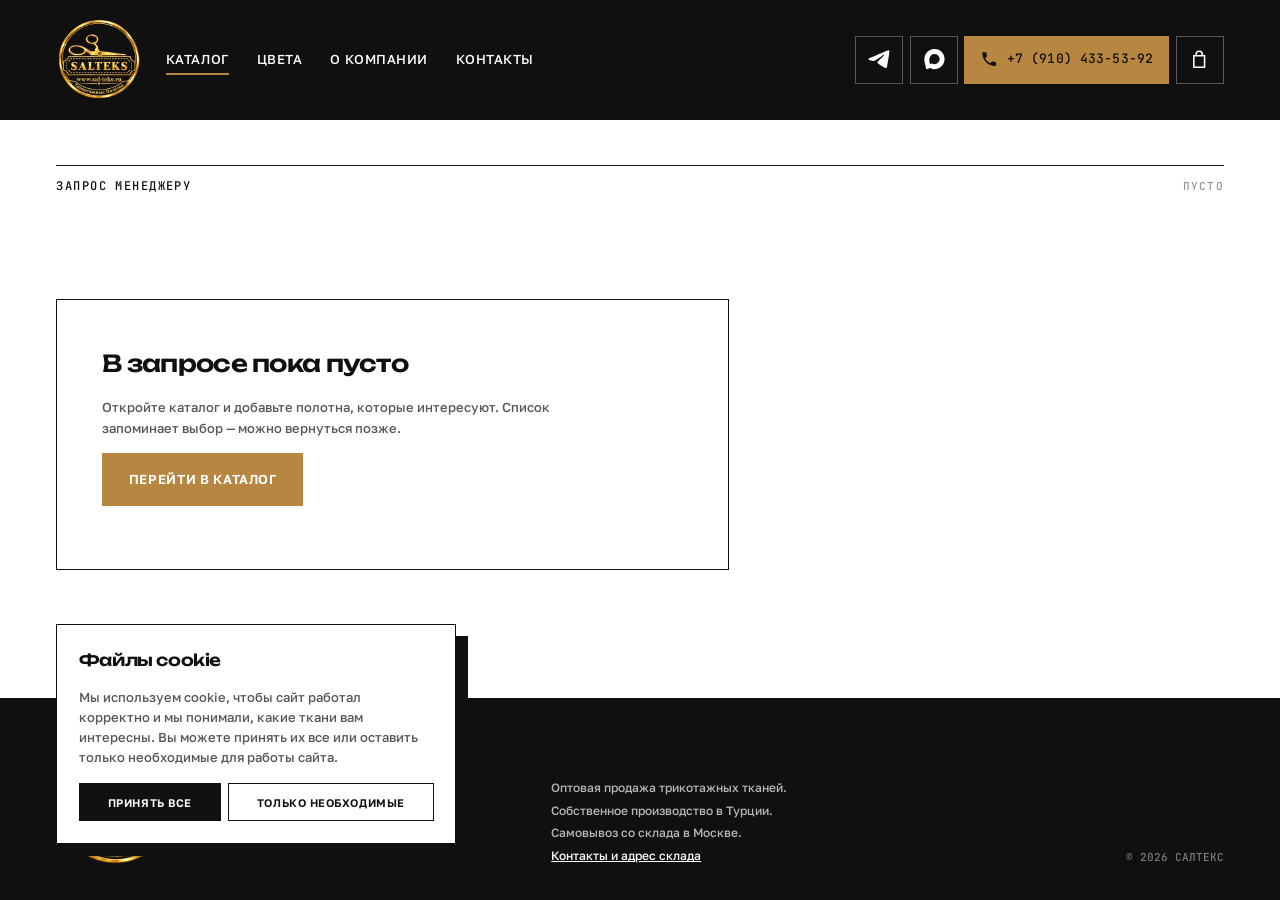
<file: cart.html>
<!DOCTYPE html>
<html lang="ru">
<head>
<meta charset="utf-8">
<meta name="viewport" content="width=device-width, initial-scale=1">
<title>Запрос менеджеру — САЛТЕКС</title>
<meta name="description" content="Отобранные позиции трикотажного полотна: метраж и вес партии. Отправьте список менеджеру — рассчитаем и подтвердим наличие.">
<meta name="theme-color" content="#ffffff">
<link rel="icon" type="image/png" sizes="32x32" href="favicon-32.png">
<link rel="icon" type="image/png" sizes="64x64" href="favicon-64.png">
<link rel="apple-touch-icon" href="assets/img/apple-touch-icon.png">
<meta name="robots" content="noindex">
<link rel="preconnect" href="https://fonts.googleapis.com">
<link rel="preconnect" href="https://fonts.gstatic.com" crossorigin>
<link href="https://fonts.googleapis.com/css2?family=Unbounded:wght@400;500;600;700&family=Golos+Text:wght@400;500;600;700&family=JetBrains+Mono:wght@400;500&display=swap" rel="stylesheet">
<link rel="stylesheet" href="assets/css/site.css?v=20260930-2">
<link rel="stylesheet" href="assets/css/catalog.css?v=20260930-2">
</head>
<body data-page="cart" data-nav="catalog">

<!-- Логотип: спрайт вклеен в страницу, чтобы сайт открывался
     и без сервера — по file:// внешний <use> не работает. -->
<svg width="0" height="0" style="position:absolute" aria-hidden="true" focusable="false">
<symbol id="saltex-logo" viewBox="0 0 311.34 91.38">
    <path fill="#111010" d="M18.2,0c.07,1.67.19,9.09-5.37,15.53C7.98,21.13,1.86,22.5,0,22.85v45.69c1.82.28,7.92,1.47,12.78,6.9,5.9,6.59,5.52,14.46,5.42,15.95h274.81c-.05-1.57-.16-10,6.36-16.62,4.55-4.62,9.88-5.86,11.97-6.23V22.85c-2.33-.48-6.53-1.69-10.43-5.09-7.57-6.59-7.87-16.04-7.9-17.75H18.2Z"/>
    <g fill="#b78741">
      <path d="M276.71,17.75c-.54-1.57-.94-3.19-1.22-4.82h-4.7v-3h7.33l.16,1.32c.23,1.88.66,3.74,1.27,5.54l-2.84.97Z"/>
      <path d="M294.51,39.82h-3v-5.07c-1.58-.82-3.1-1.77-4.52-2.85l1.81-2.39c1.51,1.15,3.15,2.14,4.86,2.95l.86.41v6.95Z"/>
      <path d="M288.8,61.87l-1.81-2.39c1.42-1.08,2.94-2.03,4.52-2.85v-5.07h3v6.95l-.86.41c-1.71.81-3.34,1.81-4.86,2.95Z"/>
      <path d="M278.12,81.46h-7.33v-3h4.7c.27-1.64.68-3.25,1.22-4.82l2.84.97c-.61,1.79-1.04,3.65-1.27,5.54l-.16,1.32Z"/>
      <path d="M258.72,81.46h-12.07v-3h12.07v3ZM234.58,81.46h-12.07v-3h12.07v3ZM210.44,81.46h-12.07v-3h12.07v3ZM186.3,81.46h-12.07v-3h12.07v3ZM162.16,81.46h-12.07v-3h12.07v3ZM138.02,81.46h-12.07v-3h12.07v3ZM113.88,81.46h-12.07v-3h12.07v3ZM89.74,81.46h-12.07v-3h12.07v3ZM65.59,81.46h-12.07v-3h12.07v3Z"/>
      <path d="M41.46,81.46h-7.19l-.27-1.16c-.43-1.86-1.03-3.69-1.78-5.45l2.76-1.18c.66,1.55,1.22,3.15,1.65,4.78h4.83v3Z"/>
      <path d="M22.3,62.01c-1.51-1.17-3.12-2.23-4.81-3.12l-.79-.42v-6.9h3v5.11c1.55.88,3.04,1.88,4.45,2.97l-1.84,2.37Z"/>
      <path d="M19.7,39.82h-3v-6.95l.86-.41c1.71-.81,3.34-1.8,4.86-2.95l1.81,2.39c-1.43,1.08-2.95,2.03-4.53,2.84v5.07Z"/>
      <path d="M34.48,17.75l-2.84-.96c.6-1.79,1.02-3.65,1.24-5.54l.16-1.33h7.33v3h-4.7c-.27,1.64-.67,3.26-1.2,4.82Z"/>
      <path d="M258.67,12.92h-12.13v-3h12.13v3ZM234.41,12.92h-12.13v-3h12.13v3ZM210.15,12.92h-12.13v-3h12.13v3ZM185.9,12.92h-12.13v-3h12.13v3ZM161.64,12.92h-12.13v-3h12.13v3ZM137.39,12.92h-12.13v-3h12.13v3ZM113.13,12.92h-12.13v-3h12.13v3ZM88.88,12.92h-12.13v-3h12.13v3ZM64.62,12.92h-12.13v-3h12.13v3Z"/>
    </g>
    <path fill="#b78741" d="M60.85,58.09s-.42-.02-1.17-.07c-.74-.02-1.59-.12-2.56-.28-.81-.14-1.54-.24-2.21-.28-.64-.07-1.03-.11-1.17-.11-.02-1.97-.13-4.36-.32-7.16.19-.02.38-.04.57-.04h.57c.45,2.09,1.2,3.7,2.24,4.84,1.07,1.14,2.47,1.71,4.2,1.71,1.54,0,2.8-.42,3.77-1.25.97-.85,1.46-1.97,1.46-3.35,0-1.04-.27-1.9-.82-2.56-.52-.66-1.22-1.22-2.1-1.67-.85-.47-1.77-.91-2.74-1.32-1.14-.5-2.23-1.02-3.28-1.57-1.02-.57-1.86-1.29-2.53-2.17-.66-.88-1-2.02-1-3.42,0-1.5.37-2.78,1.1-3.84.76-1.07,1.77-1.87,3.03-2.42,1.26-.57,2.65-.85,4.17-.85.47,0,.96.02,1.46.07.52.05,1.06.12,1.6.21.69.09,1.21.15,1.57.18.38.02.63.04.75.04h.39c.19-.02.34-.05.46-.07.05,1.04.09,2.12.14,3.24.05,1.12.12,2.28.21,3.49-.47.07-.87.09-1.17.07-.55-2.06-1.22-3.55-2.03-4.45-.81-.93-1.96-1.39-3.45-1.39-1.31,0-2.42.36-3.35,1.07-.93.69-1.39,1.72-1.39,3.1,0,.74.17,1.39.5,1.96.36.57.94,1.12,1.74,1.64.81.52,1.92,1.08,3.35,1.67.78.33,1.57.7,2.35,1.1.81.4,1.54.89,2.21,1.46.66.55,1.2,1.22,1.6,2.03.4.78.61,1.72.61,2.81,0,1.61-.4,2.99-1.21,4.13-.81,1.12-1.87,1.97-3.2,2.56-1.31.59-2.75.89-4.34.89ZM78.24,57.63c-.05-.38-.05-.76,0-1.14.66-.07,1.2-.15,1.6-.25s.75-.26,1.03-.5c.28-.26.56-.64.82-1.14.26-.52.57-1.25.93-2.17l7.69-19.72c.26-.09.57-.17.93-.21.38-.05.7-.07.96-.07l7.65,20.33c.33.85.61,1.53.82,2.03.21.47.45.82.71,1.03.26.21.59.37,1,.46.4.07.96.14,1.67.21.05.38.05.76,0,1.14-.83,0-1.69-.01-2.56-.04-.88-.02-1.76-.04-2.63-.04s-1.82.01-2.74.04c-.9.02-1.8.04-2.71.04-.07-.36-.07-.74,0-1.14,1.16-.12,1.97-.23,2.42-.32.45-.12.68-.4.68-.85,0-.19-.04-.4-.11-.64-.07-.24-.17-.53-.28-.89l-2.03-5.48h-8.01l-1.78,4.91c-.17.45-.3.83-.39,1.14-.07.28-.11.55-.11.78,0,.52.24.85.71,1,.5.12,1.31.24,2.42.36.05.4.05.78,0,1.14-.81,0-1.6-.01-2.39-.04-.78-.02-1.58-.04-2.39-.04-.66,0-1.31.01-1.92.04-.62.02-1.28.04-1.99.04ZM86.6,46.81h6.94l-3.49-9.47-3.45,9.47ZM113.44,57.63c-.05-.36-.05-.74,0-1.14,1.12-.12,1.91-.23,2.39-.32.47-.12.77-.36.89-.71.12-.38.18-.98.18-1.82v-16.55c0-1-.06-1.71-.18-2.14-.12-.43-.43-.7-.93-.82-.47-.14-1.26-.26-2.35-.36-.05-.36-.05-.74,0-1.14.5,0,1.08.01,1.74.04.69,0,1.36.01,2.03.04h3.31c.69-.02,1.38-.04,2.06-.04.71-.02,1.29-.04,1.74-.04.07.36.07.74,0,1.14-1.12.09-1.92.2-2.42.32-.5.12-.81.36-.93.71-.12.36-.18.96-.18,1.82v18.51c.02.47.05.8.07.96h5.06c1.97,0,3.43-.44,4.38-1.32.78-.76,1.6-2.09,2.46-3.99.38-.07.75-.07,1.1,0-.28,1.45-.52,2.75-.71,3.92-.17,1.14-.31,2.1-.43,2.88h-6.91c-2.28-.02-4.57-.04-6.87-.04-.45,0-1.02.01-1.71.04h-2.06c-.69.02-1.27.04-1.74.04ZM146.87,57.63c-.05-.36-.05-.74,0-1.14,1.19-.12,2.03-.23,2.53-.32.5-.12.81-.36.93-.71.12-.36.18-.96.18-1.82v-19.44h-2.56c-1.26,0-2.25.18-2.99.53-.71.33-1.29.84-1.74,1.53-.43.69-.85,1.57-1.28,2.63-.38.05-.76.05-1.14,0,.14-1.14.27-2.23.39-3.28.14-1.04.26-2.05.36-3.03,1.54.09,3.25.15,5.13.18h11.71c1.9-.02,3.61-.08,5.13-.18.09.95.19,1.96.28,3.03.09,1.04.21,2.14.36,3.28-.4.05-.8.05-1.17,0-.45-1.09-.9-1.98-1.35-2.67s-1.03-1.2-1.74-1.53c-.69-.33-1.66-.5-2.92-.5h-2.53v18.97c0,.74.02,1.32.07,1.74.05.43.18.74.39.93.24.19.61.33,1.1.43.5.07,1.19.14,2.06.21.07.38.07.76,0,1.14-.5,0-1.1-.01-1.82-.04h-2.06c-.69-.02-1.27-.04-1.74-.04s-1.02.01-1.71.04h-2.06c-.69.02-1.28.04-1.78.04ZM174.62,57.63c-.05-.36-.05-.74,0-1.14,1.12-.12,1.91-.23,2.39-.32.47-.12.77-.36.89-.71.12-.38.18-.98.18-1.82v-16.55c0-1-.06-1.71-.18-2.14-.12-.43-.43-.7-.93-.82-.47-.14-1.26-.26-2.35-.36-.05-.36-.05-.74,0-1.14.62,0,1.15.01,1.6.04h1.42c.47,0,1.04.01,1.71.04h7.8c1.64-.02,3-.04,4.09-.04,1.09-.02,1.73-.04,1.92-.04.09.88.2,1.78.32,2.71.14.93.3,1.91.46,2.95-.4.05-.8.05-1.17,0-.28-.71-.62-1.34-1-1.89-.38-.55-.77-.96-1.17-1.25-.45-.33-1-.58-1.64-.75-.62-.17-1.39-.25-2.31-.25h-4.66v9.72h1.96c1.14,0,2.01-.07,2.6-.21.59-.17,1.03-.51,1.32-1.03.28-.55.51-1.4.68-2.56.43-.07.83-.07,1.21,0-.02,1.42-.05,2.47-.07,3.13v3.24c.02.76.05,1.74.07,2.95-.36.07-.76.07-1.21,0-.14-1.26-.36-2.16-.64-2.71s-.71-.89-1.28-1.03c-.55-.14-1.33-.21-2.35-.21h-2.28v9.68c.02.47.05.78.07.93h4.88c1.19,0,2.14-.09,2.85-.28.74-.21,1.34-.52,1.82-.93.33-.26.72-.71,1.17-1.35.45-.66.88-1.42,1.28-2.28.38-.05.75-.05,1.1,0-.24,1.33-.44,2.53-.61,3.6s-.31,1.99-.43,2.78h-7.26c-1.26-.02-2.41-.04-3.45-.04h-2.46c-1.12,0-2.03.01-2.74.04h-1.85c-.52.02-1.1.04-1.74.04ZM206.19,57.63c-.05-.36-.05-.74,0-1.14,1.14-.12,1.96-.23,2.46-.32.5-.12.81-.36.93-.71s.18-.96.18-1.82v-16.55c0-1-.06-1.71-.18-2.14-.12-.43-.43-.7-.93-.82-.5-.14-1.32-.26-2.46-.36-.05-.36-.05-.74,0-1.14.47,0,1.06.01,1.74.04.71,0,1.41.01,2.1.04h3.31c.66-.02,1.33-.04,1.99-.04.69-.02,1.27-.04,1.74-.04.07.36.07.74,0,1.14-1.09.09-1.87.2-2.35.32-.47.12-.77.36-.89.71-.12.36-.18.96-.18,1.82v8.79l8.19-8.69c.9-.97,1.35-1.64,1.35-1.99,0-.31-.21-.52-.64-.64-.43-.14-1.13-.25-2.1-.32-.05-.4-.05-.78,0-1.14.4,0,.91.01,1.53.04.62,0,1.23.01,1.85.04h1.5c.76,0,1.47-.01,2.14-.04.69-.02,1.44-.04,2.24-.04.05.38.05.76,0,1.14-.74.07-1.35.17-1.85.28-.47.12-.94.32-1.39.61-.43.28-.91.69-1.46,1.21-.55.52-1.23,1.21-2.06,2.06l-5.23,5.41,7.33,9.65c.57.74,1.04,1.33,1.42,1.78.38.43.75.76,1.1,1,.38.21.81.37,1.28.46.5.09,1.13.18,1.89.25.07.38.07.76,0,1.14-.45,0-.98-.01-1.6-.04h-1.82c-.59-.02-1.1-.04-1.53-.04-.26,0-.61.01-1.03.04h-1.1l-8.54-11.5-1.46,1.6v5.48c0,1,.06,1.72.18,2.17.12.43.42.7.89.82.5.12,1.28.23,2.35.32.07.38.07.76,0,1.14-.47,0-1.06-.01-1.74-.04h-2.03c-.66-.02-1.22-.04-1.67-.04s-1.01.01-1.67.04h-2.03c-.66.02-1.25.04-1.74.04ZM248.58,58.09s-.42-.02-1.17-.07c-.74-.02-1.59-.12-2.56-.28-.81-.14-1.54-.24-2.21-.28-.64-.07-1.03-.11-1.17-.11-.02-1.97-.13-4.36-.32-7.16.19-.02.38-.04.57-.04h.57c.45,2.09,1.2,3.7,2.24,4.84,1.07,1.14,2.47,1.71,4.2,1.71,1.54,0,2.8-.42,3.77-1.25.97-.85,1.46-1.97,1.46-3.35,0-1.04-.27-1.9-.82-2.56-.52-.66-1.22-1.22-2.1-1.67-.85-.47-1.77-.91-2.74-1.32-1.14-.5-2.23-1.02-3.28-1.57-1.02-.57-1.86-1.29-2.53-2.17-.66-.88-1-2.02-1-3.42,0-1.5.37-2.78,1.1-3.84.76-1.07,1.77-1.87,3.03-2.42,1.26-.57,2.65-.85,4.17-.85.47,0,.96.02,1.46.07.52.05,1.06.12,1.6.21.69.09,1.21.15,1.57.18.38.02.63.04.75.04h.39c.19-.02.34-.05.46-.07.05,1.04.09,2.12.14,3.24.05,1.12.12,2.28.21,3.49-.47.07-.87.09-1.17.07-.55-2.06-1.22-3.55-2.03-4.45-.81-.93-1.96-1.39-3.45-1.39-1.31,0-2.42.36-3.35,1.07-.93.69-1.39,1.72-1.39,3.1,0,.74.17,1.39.5,1.96.36.57.94,1.12,1.74,1.64.81.52,1.92,1.08,3.35,1.67.78.33,1.57.7,2.35,1.1.81.4,1.54.89,2.21,1.46.66.55,1.2,1.22,1.6,2.03.4.78.61,1.72.61,2.81,0,1.61-.4,2.99-1.21,4.13-.81,1.12-1.87,1.97-3.2,2.56-1.31.59-2.75.89-4.34.89Z"/>
  </symbol>
</svg>


<a class="skip" href="#cart">К списку позиций</a>

<!-- курсор-ножницы: два лезвия вращаются вокруг общей оси -->
<div class="cursor" id="cursor" aria-hidden="true">
  <svg viewBox="0 0 32 32" fill="none" stroke="currentColor" stroke-width="1.5" stroke-linecap="round" stroke-linejoin="round">
    <g class="cursor__blade cursor__blade--a">
      <path pathLength="1" d="M23.5 27.5 16 19 6.5 4"/>
      <circle pathLength="1" cx="24.6" cy="28.4" r="2.6"/>
    </g>
    <g class="cursor__blade cursor__blade--b">
      <path pathLength="1" d="M8.5 27.5 16 19 25.5 4"/>
      <circle pathLength="1" cx="7.4" cy="28.4" r="2.6"/>
    </g>
    <circle cx="16" cy="19" r="1.15" fill="currentColor" stroke="none"/>
  </svg>
</div>
<div class="grid-overlay" aria-hidden="true"><i></i><i></i><i></i><i></i><i></i><i></i><i></i><i></i><i></i><i></i><i></i><i></i></div>

<!-- ══════════ СОГЛАСИЕ НА COOKIE ══════════ -->
<div class="cookies" id="cookies" role="region" aria-label="Согласие на использование cookie" hidden>
  <p class="cookies__title">Файлы cookie</p>
  <p class="cookies__text">Мы&nbsp;используем cookie, чтобы сайт работал корректно и&nbsp;мы&nbsp;понимали, какие ткани вам интересны. Вы&nbsp;можете принять их&nbsp;все или оставить только необходимые для&nbsp;работы сайта.</p>
  <div class="cookies__actions">
    <button class="btn" type="button" data-cookie="all"><span>Принять все</span></button>
    <button class="btn btn--ghost" type="button" data-cookie="necessary"><span>Только необходимые</span></button>
  </div>
</div>

<!-- ══════════ ШАПКА ══════════ -->
<header class="masthead">
  <a class="masthead__logo" href="index.html" aria-label="САЛТЕКС — трикотажные полотна, на главную">
    <img src="assets/img/logo-emblem-256.png" alt="САЛТЕКС" width="256" height="256" decoding="async">
  </a>

  <nav class="masthead__nav" id="nav" aria-label="Основная навигация">
    <a href="catalog.html" data-nav-id="catalog">Каталог</a>
    <a href="index.html#colors" data-nav-id="colors">Цвета</a>
    <a href="index.html#about" data-nav-id="about">О компании</a>
    <a href="index.html#contacts" data-nav-id="contacts">Контакты</a>
  </nav>

  <div class="masthead__actions">

    <a class="btn-icon" data-chat="tg" href="https://t.me/+79169803222" aria-label="Написать менеджеру в Telegram" title="Написать в Telegram">
      <svg viewBox="985 1029 493 493" aria-hidden="true"><path d="M1432.63,1079.57c7.64-.39,13.49,3.29,16.03,5.15l-.09-.06c6.94,5.7,7.34,17.65,6.76,29.24v-.26c-6.42,68.99-34.26,236.28-48.42,313.51-5.99,32.7-17.77,43.65-29.19,44.7-24.79,2.36-43.62-16.72-67.65-32.79-37.6-25.19-58.86-40.86-95.35-65.4-42.2-28.33-14.84-43.97,9.19-69.42-1.78-3.92,157.5-133.48,106.82-125.95l.06-.03c-3.77.87-63.83,41.39-180.2,121.55-12.7,10.22-28.73,16.69-46.19,17.44-26.39-3.86-107.41-19.44-112.75-44.67-.02-11.95,23.5-20.89,31.78-24.09,48.01-17.23,206.06-87.1,409.18-168.93Z"/></svg>
    </a>
    <a class="btn-icon btn-icon--max" data-chat="max" href="https://max.ru/u/79852201354" aria-label="Написать менеджеру в МАКС" title="Написать в МАКС">
      <svg viewBox="129 116 508 508" aria-hidden="true"><path d="M381.28,139.41c-136.55,7.14-226.69,114.23-221,249.28,2.49,59.11,26.25,109.98,31.88,166.08,1.44,14.53-2.75,32.47,14.01,38.82,20.62,7.79,52.24-5.3,69.52-17.28,5.89-3.99,11.52-8.64,15.84-14.4,17.87,11.85,34.83,23.3,56.1,28.41,93.68,22.45,196.32-28.93,241.95-111.48,85.75-155.08-30.18-348.71-208.3-339.42h0ZM328.25,463.05c-7.4,5.76-14.53,13.62-22.72,18.13-11.85,6.35-15.51-.26-19.97-10.74-14.01-33.32-15.71-90.08-7.53-124.97,11-47.46,47.72-89.22,98.19-93.68,51.06-4.52,98.45,21.41,119.86,68.21,47.39,104.15-73.91,206.99-167.84,143.1h0v-.07Z"/></svg>
    </a>
    <a class="btn-icon btn-icon--tel" data-phone href="tel:+79104335392" aria-label="Позвонить в САЛТЕКС">
      <svg viewBox="0 0 24 24" aria-hidden="true"><path d="M6.6 10.8c1.4 2.8 3.8 5.1 6.6 6.6l2.2-2.2c.3-.3.7-.4 1-.2 1.1.4 2.4.6 3.6.6.6 0 1 .4 1 1V20c0 .6-.4 1-1 1-9.4 0-17-7.6-17-17 0-.6.4-1 1-1h3.5c.6 0 1 .4 1 1 0 1.3.2 2.5.6 3.6.1.4 0 .8-.2 1l-2.3 2.2Z"/></svg>
      <span class="btn-icon__num">+7 (910) 433-53-92</span>
    </a>

    <a class="btn-icon btn-icon--cart" href="cart.html" aria-label="Список запроса">
      <svg viewBox="0 -2.5 24 24" aria-hidden="true"><path d="M7 4V3a5 5 0 0 1 10 0v1h3v16a1 1 0 0 1-1 1H5a1 1 0 0 1-1-1V4h3Zm2 0h6V3a3 3 0 0 0-6 0v1ZM6 6v13h12V6H6Z"/></svg>
      <span class="btn-icon__badge" data-cart-count hidden>0</span>
    </a>

    <button class="masthead__burger" id="burger" type="button" aria-expanded="false" aria-controls="nav" aria-label="Меню">
      <i aria-hidden="true"></i>
    </button>
  </div>
</header>

<main class="cart bay" id="cart">
  <p class="rule">
    <b>Запрос менеджеру</b>
    <span class="cat__count" id="count">загружаем…</span>
  </p>

  <p class="cat__draft" id="draft" hidden>
    <b>Черновые данные.</b> Цены посчитаны от&nbsp;учебной стоимости в&nbsp;долларах&nbsp;—
    после выгрузки 1С здесь встанет реальный прайс.
  </p>

  <!-- ── Пустая корзина ── -->
  <div class="cat__note" id="empty" hidden style="grid-column:1 / 8">
    <p class="cat__note-title">В&nbsp;запросе пока пусто</p>
    <p class="cat__note-text">Откройте каталог и&nbsp;добавьте полотна, которые интересуют. Список запоминает выбор&nbsp;— можно вернуться позже.</p>
    <a class="btn btn--ochre" href="catalog.html"><span>Перейти в каталог</span></a>
  </div>

  <!-- ── Список позиций ── -->
  <div class="cart__list" id="list"></div>

  <!-- ── Итог и заявка ── -->
  <aside class="cart__side" id="side" hidden>
    <div class="cart__total">
      <p class="cart__total-row"><span>Позиций</span><b id="t-count">0</b></p>
      <p class="cart__total-row"><span>Всего метров</span><b id="t-m">0 м</b></p>
      <p class="cart__total-row"><span>Вес ≈</span><b id="t-kg">0 кг</b></p>
      <p class="calc__note">Цену, наличие и&nbsp;срок отгрузки подтверждает менеджер после запроса.</p>
      <button class="btn btn--ochre btn--wide" type="button" id="send"><span>Отправить запрос менеджеру</span></button>
      <a class="btn btn--ghost btn--wide" href="catalog.html"><span>Добавить ещё</span></a>

      <!-- Очистка в два шага: список собирают долго, а стереть его
           случайным кликом можно мгновенно. -->
      <div class="cart__clear" id="clear-box">
        <button class="btn btn--ghost btn--wide" type="button" id="clear"><span>Очистить список</span></button>
        <div class="cart__confirm" id="confirm" hidden>
          <p class="cart__confirm-text">Удалить все позиции? Отменить не&nbsp;получится.</p>
          <div class="cart__confirm-row">
            <button class="btn btn--sm" type="button" id="clear-no"><span>Отмена</span></button>
            <button class="btn btn--sm btn--danger" type="button" id="clear-yes"><span>Да, очистить</span></button>
          </div>
        </div>
      </div>
    </div>
  </aside>

  <div class="cat__note" id="fail" hidden style="grid-column:1 / 8">
    <p class="cat__note-title">Список не&nbsp;загрузился</p>
    <p class="cat__note-text">Не&nbsp;удалось получить данные каталога. Обновите страницу&nbsp;— или напишите менеджеру, соберём заявку вручную.</p>
    <button class="btn btn--ochre" type="button" data-lead="Корзина не открылась на сайте"><span>Написать менеджеру</span></button>
  </div>
</main>

<footer class="bay colophon">
  <div class="colophon__logo">
    <img src="assets/img/logo-emblem-256.png" alt="САЛТЕКС" width="256" height="256" decoding="async">
  </div>
  <p>
    Оптовая продажа трикотажных тканей.<br>
    Собственное производство в&nbsp;Турции.<br>
    Самовывоз со&nbsp;склада в&nbsp;Москве.<br>
    <a href="index.html#contacts">Контакты и&nbsp;адрес склада</a>
  </p>
  <p class="fine">© 2026 САЛТЕКС</p>
</footer>

<script src="assets/js/core.js?v=20260930-2"></script>
<!-- Запасная копия каталога: используется, только когда fetch
     недоступен, то есть при открытии без сервера. -->
<script src="data/catalog.js?v=20260930-2"></script>
<script src="data/colors.js?v=20260930-2"></script>
<script src="assets/js/catalog.js?v=20260930-2"></script>
<script src="assets/js/cart.js?v=20260930-2"></script>
</body>
</html>
</file>
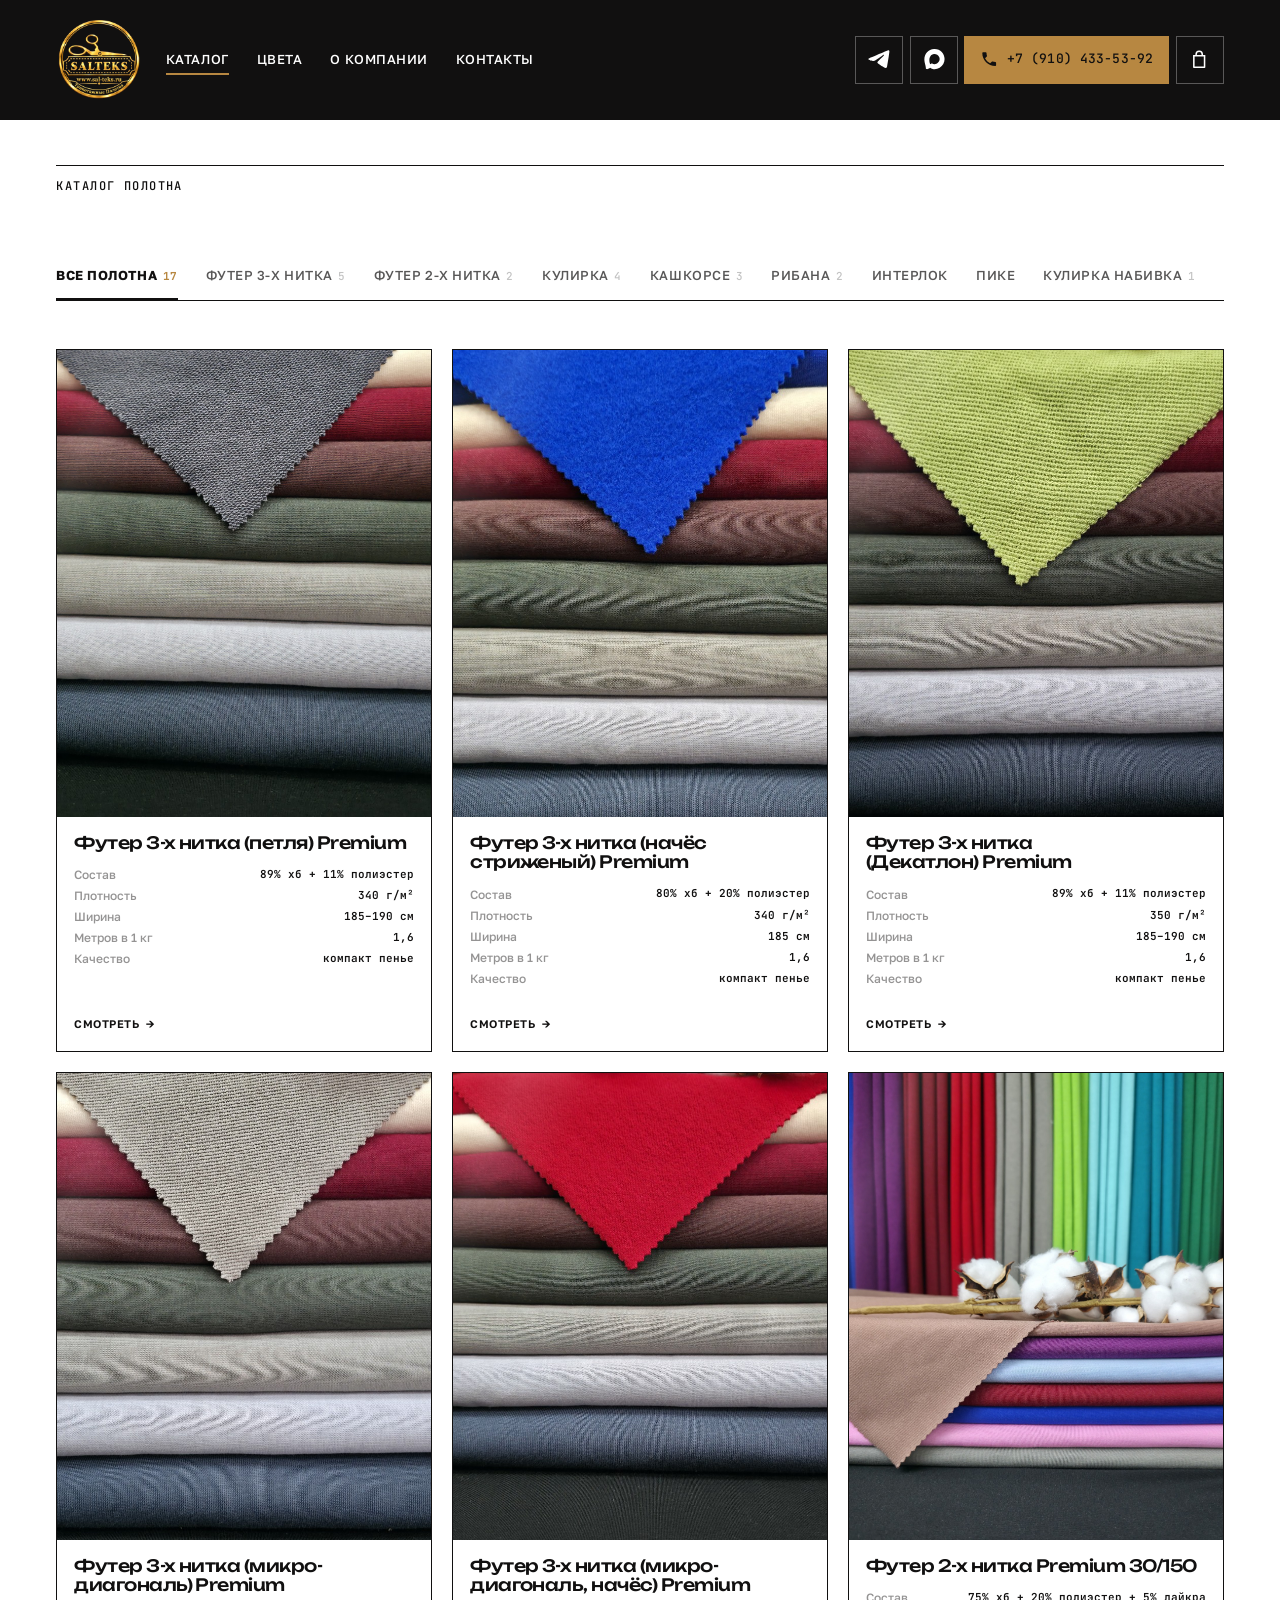
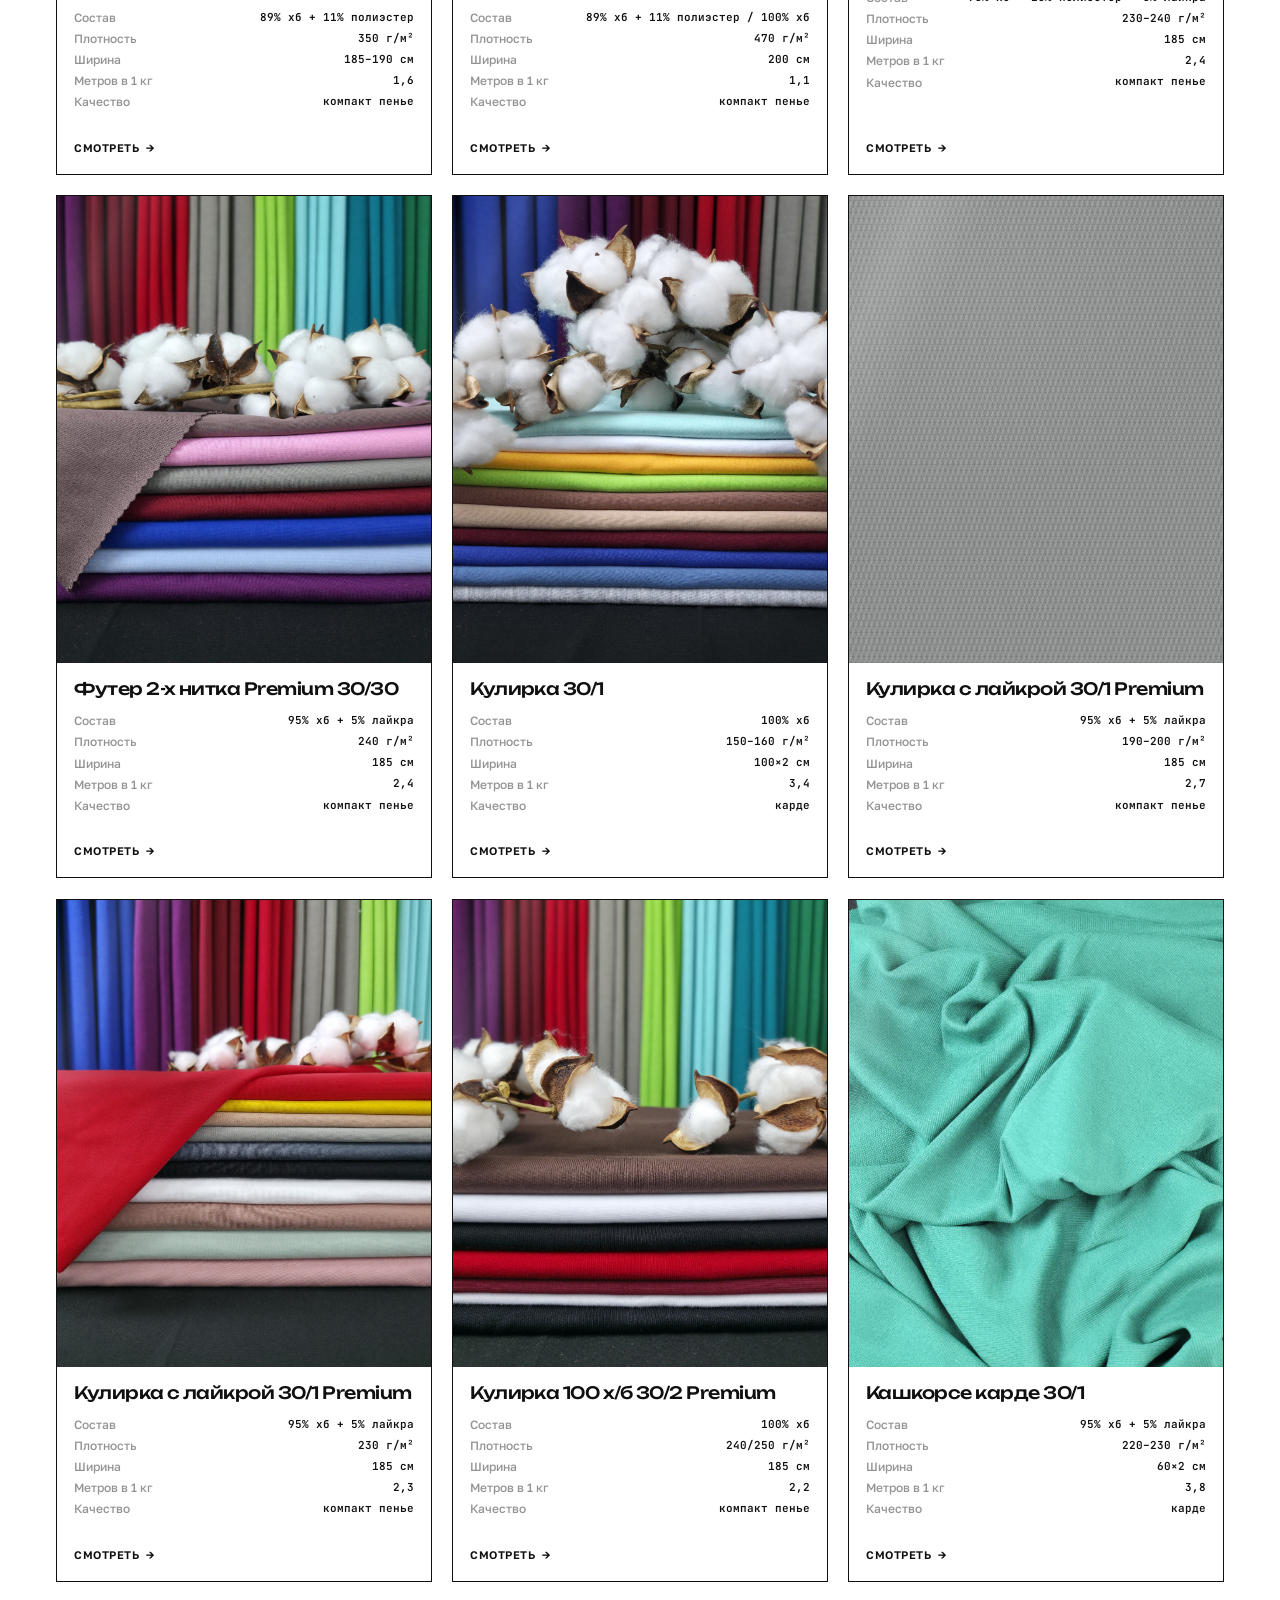
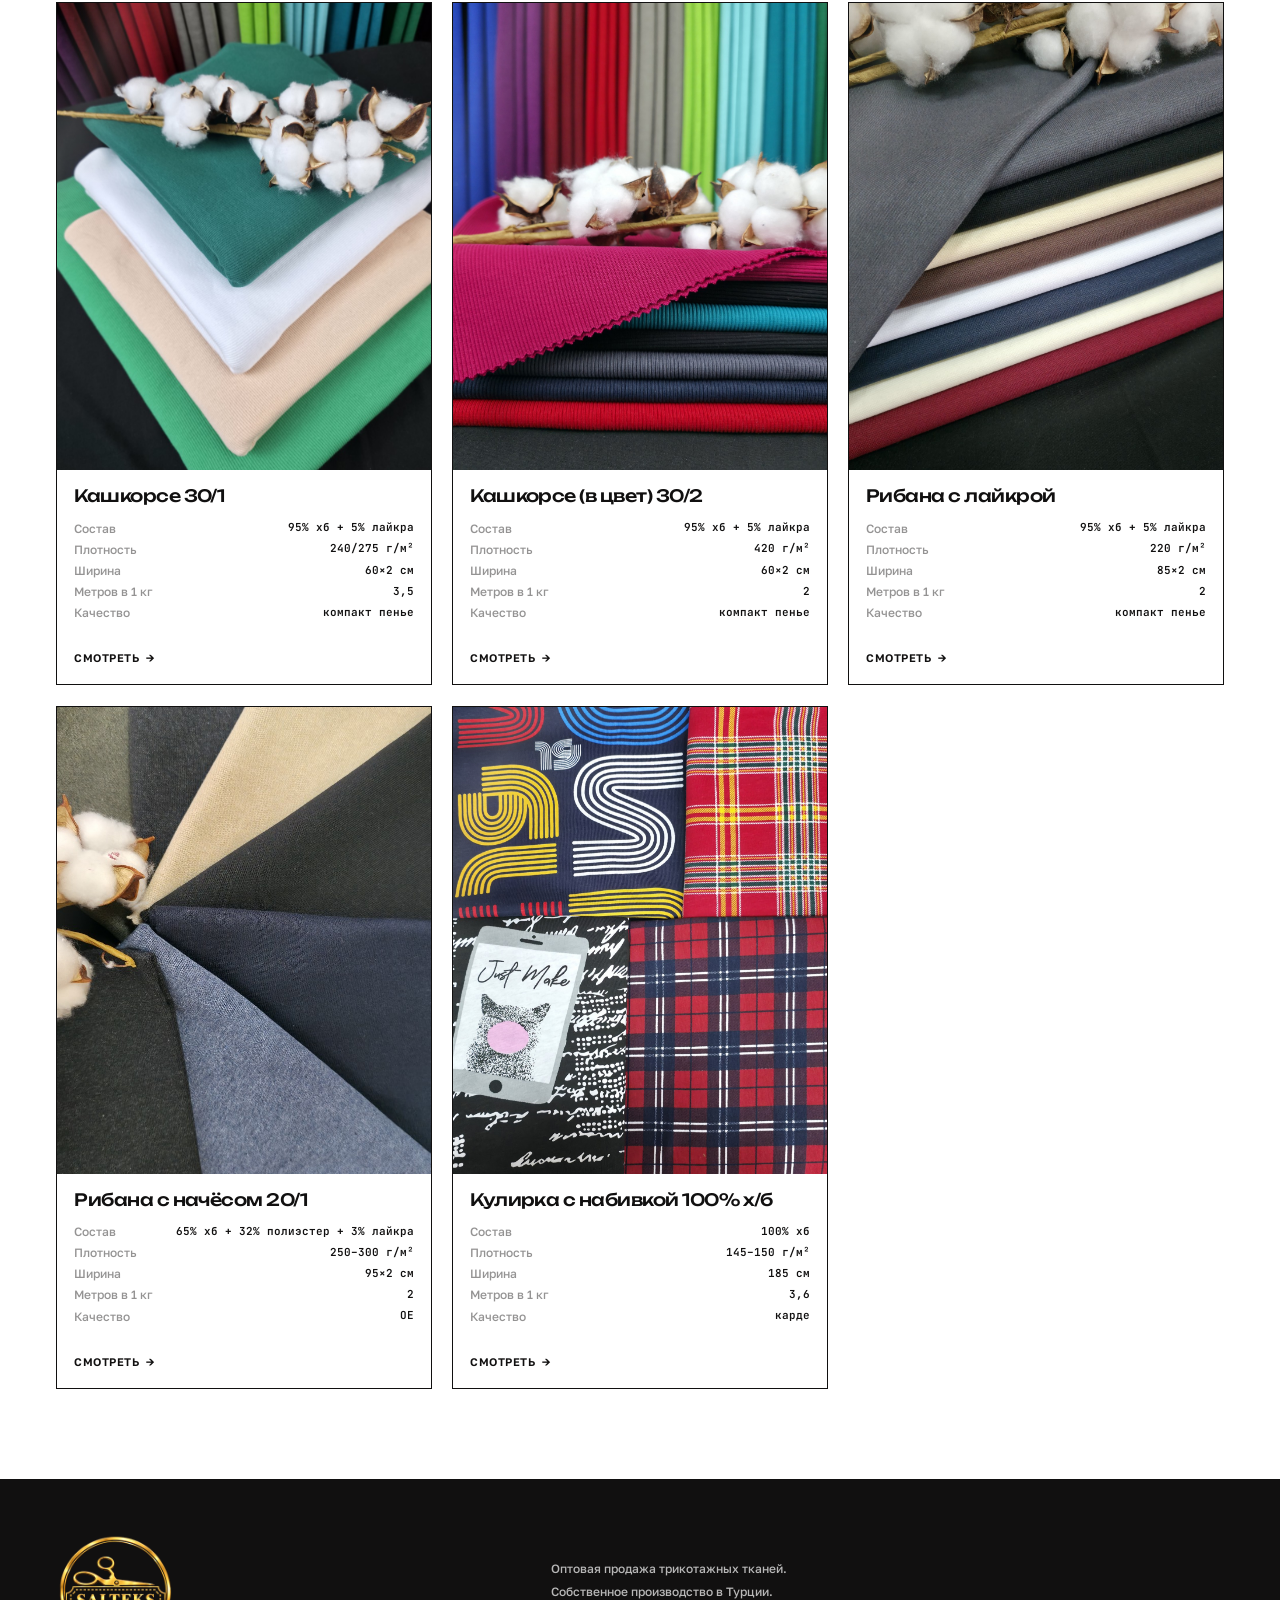
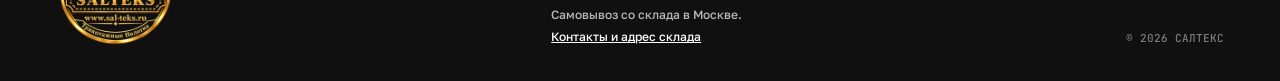
<file: catalog.html>
<!DOCTYPE html>
<html lang="ru">
<head>
<meta charset="utf-8">
<meta name="viewport" content="width=device-width, initial-scale=1">
<title>Каталог трикотажного полотна — САЛТЕКС</title>
<meta name="description" content="Каталог трикотажного полотна САЛТЕКС: футер, кулирка, кашкорсе, рибана. Цена за килограмм в рублях по курсу ЦБ +5%, остатки по складу, отгрузка от рулона.">
<meta name="robots" content="noindex, nofollow">
<meta name="theme-color" content="#ffffff">
<link rel="icon" type="image/png" sizes="32x32" href="favicon-32.png">
<link rel="icon" type="image/png" sizes="64x64" href="favicon-64.png">
<link rel="apple-touch-icon" href="assets/img/apple-touch-icon.png">
<link rel="preconnect" href="https://fonts.googleapis.com">
<link rel="preconnect" href="https://fonts.gstatic.com" crossorigin>
<link href="https://fonts.googleapis.com/css2?family=Unbounded:wght@400;500;600;700&family=Golos+Text:wght@400;500;600;700&family=JetBrains+Mono:wght@400;500&display=swap" rel="stylesheet">
<link rel="stylesheet" href="assets/css/site.css?v=20260930-2">
<link rel="stylesheet" href="assets/css/catalog.css?v=20260930-2">
</head>
<body data-page="catalog">

<!-- Логотип: спрайт вклеен в страницу, чтобы сайт открывался
     и без сервера — по file:// внешний <use> не работает. -->
<svg width="0" height="0" style="position:absolute" aria-hidden="true" focusable="false">
<symbol id="saltex-logo" viewBox="0 0 311.34 91.38">
    <path fill="#111010" d="M18.2,0c.07,1.67.19,9.09-5.37,15.53C7.98,21.13,1.86,22.5,0,22.85v45.69c1.82.28,7.92,1.47,12.78,6.9,5.9,6.59,5.52,14.46,5.42,15.95h274.81c-.05-1.57-.16-10,6.36-16.62,4.55-4.62,9.88-5.86,11.97-6.23V22.85c-2.33-.48-6.53-1.69-10.43-5.09-7.57-6.59-7.87-16.04-7.9-17.75H18.2Z"/>
    <g fill="#b78741">
      <path d="M276.71,17.75c-.54-1.57-.94-3.19-1.22-4.82h-4.7v-3h7.33l.16,1.32c.23,1.88.66,3.74,1.27,5.54l-2.84.97Z"/>
      <path d="M294.51,39.82h-3v-5.07c-1.58-.82-3.1-1.77-4.52-2.85l1.81-2.39c1.51,1.15,3.15,2.14,4.86,2.95l.86.41v6.95Z"/>
      <path d="M288.8,61.87l-1.81-2.39c1.42-1.08,2.94-2.03,4.52-2.85v-5.07h3v6.95l-.86.41c-1.71.81-3.34,1.81-4.86,2.95Z"/>
      <path d="M278.12,81.46h-7.33v-3h4.7c.27-1.64.68-3.25,1.22-4.82l2.84.97c-.61,1.79-1.04,3.65-1.27,5.54l-.16,1.32Z"/>
      <path d="M258.72,81.46h-12.07v-3h12.07v3ZM234.58,81.46h-12.07v-3h12.07v3ZM210.44,81.46h-12.07v-3h12.07v3ZM186.3,81.46h-12.07v-3h12.07v3ZM162.16,81.46h-12.07v-3h12.07v3ZM138.02,81.46h-12.07v-3h12.07v3ZM113.88,81.46h-12.07v-3h12.07v3ZM89.74,81.46h-12.07v-3h12.07v3ZM65.59,81.46h-12.07v-3h12.07v3Z"/>
      <path d="M41.46,81.46h-7.19l-.27-1.16c-.43-1.86-1.03-3.69-1.78-5.45l2.76-1.18c.66,1.55,1.22,3.15,1.65,4.78h4.83v3Z"/>
      <path d="M22.3,62.01c-1.51-1.17-3.12-2.23-4.81-3.12l-.79-.42v-6.9h3v5.11c1.55.88,3.04,1.88,4.45,2.97l-1.84,2.37Z"/>
      <path d="M19.7,39.82h-3v-6.95l.86-.41c1.71-.81,3.34-1.8,4.86-2.95l1.81,2.39c-1.43,1.08-2.95,2.03-4.53,2.84v5.07Z"/>
      <path d="M34.48,17.75l-2.84-.96c.6-1.79,1.02-3.65,1.24-5.54l.16-1.33h7.33v3h-4.7c-.27,1.64-.67,3.26-1.2,4.82Z"/>
      <path d="M258.67,12.92h-12.13v-3h12.13v3ZM234.41,12.92h-12.13v-3h12.13v3ZM210.15,12.92h-12.13v-3h12.13v3ZM185.9,12.92h-12.13v-3h12.13v3ZM161.64,12.92h-12.13v-3h12.13v3ZM137.39,12.92h-12.13v-3h12.13v3ZM113.13,12.92h-12.13v-3h12.13v3ZM88.88,12.92h-12.13v-3h12.13v3ZM64.62,12.92h-12.13v-3h12.13v3Z"/>
    </g>
    <path fill="#b78741" d="M60.85,58.09s-.42-.02-1.17-.07c-.74-.02-1.59-.12-2.56-.28-.81-.14-1.54-.24-2.21-.28-.64-.07-1.03-.11-1.17-.11-.02-1.97-.13-4.36-.32-7.16.19-.02.38-.04.57-.04h.57c.45,2.09,1.2,3.7,2.24,4.84,1.07,1.14,2.47,1.71,4.2,1.71,1.54,0,2.8-.42,3.77-1.25.97-.85,1.46-1.97,1.46-3.35,0-1.04-.27-1.9-.82-2.56-.52-.66-1.22-1.22-2.1-1.67-.85-.47-1.77-.91-2.74-1.32-1.14-.5-2.23-1.02-3.28-1.57-1.02-.57-1.86-1.29-2.53-2.17-.66-.88-1-2.02-1-3.42,0-1.5.37-2.78,1.1-3.84.76-1.07,1.77-1.87,3.03-2.42,1.26-.57,2.65-.85,4.17-.85.47,0,.96.02,1.46.07.52.05,1.06.12,1.6.21.69.09,1.21.15,1.57.18.38.02.63.04.75.04h.39c.19-.02.34-.05.46-.07.05,1.04.09,2.12.14,3.24.05,1.12.12,2.28.21,3.49-.47.07-.87.09-1.17.07-.55-2.06-1.22-3.55-2.03-4.45-.81-.93-1.96-1.39-3.45-1.39-1.31,0-2.42.36-3.35,1.07-.93.69-1.39,1.72-1.39,3.1,0,.74.17,1.39.5,1.96.36.57.94,1.12,1.74,1.64.81.52,1.92,1.08,3.35,1.67.78.33,1.57.7,2.35,1.1.81.4,1.54.89,2.21,1.46.66.55,1.2,1.22,1.6,2.03.4.78.61,1.72.61,2.81,0,1.61-.4,2.99-1.21,4.13-.81,1.12-1.87,1.97-3.2,2.56-1.31.59-2.75.89-4.34.89ZM78.24,57.63c-.05-.38-.05-.76,0-1.14.66-.07,1.2-.15,1.6-.25s.75-.26,1.03-.5c.28-.26.56-.64.82-1.14.26-.52.57-1.25.93-2.17l7.69-19.72c.26-.09.57-.17.93-.21.38-.05.7-.07.96-.07l7.65,20.33c.33.85.61,1.53.82,2.03.21.47.45.82.71,1.03.26.21.59.37,1,.46.4.07.96.14,1.67.21.05.38.05.76,0,1.14-.83,0-1.69-.01-2.56-.04-.88-.02-1.76-.04-2.63-.04s-1.82.01-2.74.04c-.9.02-1.8.04-2.71.04-.07-.36-.07-.74,0-1.14,1.16-.12,1.97-.23,2.42-.32.45-.12.68-.4.68-.85,0-.19-.04-.4-.11-.64-.07-.24-.17-.53-.28-.89l-2.03-5.48h-8.01l-1.78,4.91c-.17.45-.3.83-.39,1.14-.07.28-.11.55-.11.78,0,.52.24.85.71,1,.5.12,1.31.24,2.42.36.05.4.05.78,0,1.14-.81,0-1.6-.01-2.39-.04-.78-.02-1.58-.04-2.39-.04-.66,0-1.31.01-1.92.04-.62.02-1.28.04-1.99.04ZM86.6,46.81h6.94l-3.49-9.47-3.45,9.47ZM113.44,57.63c-.05-.36-.05-.74,0-1.14,1.12-.12,1.91-.23,2.39-.32.47-.12.77-.36.89-.71.12-.38.18-.98.18-1.82v-16.55c0-1-.06-1.71-.18-2.14-.12-.43-.43-.7-.93-.82-.47-.14-1.26-.26-2.35-.36-.05-.36-.05-.74,0-1.14.5,0,1.08.01,1.74.04.69,0,1.36.01,2.03.04h3.31c.69-.02,1.38-.04,2.06-.04.71-.02,1.29-.04,1.74-.04.07.36.07.74,0,1.14-1.12.09-1.92.2-2.42.32-.5.12-.81.36-.93.71-.12.36-.18.96-.18,1.82v18.51c.02.47.05.8.07.96h5.06c1.97,0,3.43-.44,4.38-1.32.78-.76,1.6-2.09,2.46-3.99.38-.07.75-.07,1.1,0-.28,1.45-.52,2.75-.71,3.92-.17,1.14-.31,2.1-.43,2.88h-6.91c-2.28-.02-4.57-.04-6.87-.04-.45,0-1.02.01-1.71.04h-2.06c-.69.02-1.27.04-1.74.04ZM146.87,57.63c-.05-.36-.05-.74,0-1.14,1.19-.12,2.03-.23,2.53-.32.5-.12.81-.36.93-.71.12-.36.18-.96.18-1.82v-19.44h-2.56c-1.26,0-2.25.18-2.99.53-.71.33-1.29.84-1.74,1.53-.43.69-.85,1.57-1.28,2.63-.38.05-.76.05-1.14,0,.14-1.14.27-2.23.39-3.28.14-1.04.26-2.05.36-3.03,1.54.09,3.25.15,5.13.18h11.71c1.9-.02,3.61-.08,5.13-.18.09.95.19,1.96.28,3.03.09,1.04.21,2.14.36,3.28-.4.05-.8.05-1.17,0-.45-1.09-.9-1.98-1.35-2.67s-1.03-1.2-1.74-1.53c-.69-.33-1.66-.5-2.92-.5h-2.53v18.97c0,.74.02,1.32.07,1.74.05.43.18.74.39.93.24.19.61.33,1.1.43.5.07,1.19.14,2.06.21.07.38.07.76,0,1.14-.5,0-1.1-.01-1.82-.04h-2.06c-.69-.02-1.27-.04-1.74-.04s-1.02.01-1.71.04h-2.06c-.69.02-1.28.04-1.78.04ZM174.62,57.63c-.05-.36-.05-.74,0-1.14,1.12-.12,1.91-.23,2.39-.32.47-.12.77-.36.89-.71.12-.38.18-.98.18-1.82v-16.55c0-1-.06-1.71-.18-2.14-.12-.43-.43-.7-.93-.82-.47-.14-1.26-.26-2.35-.36-.05-.36-.05-.74,0-1.14.62,0,1.15.01,1.6.04h1.42c.47,0,1.04.01,1.71.04h7.8c1.64-.02,3-.04,4.09-.04,1.09-.02,1.73-.04,1.92-.04.09.88.2,1.78.32,2.71.14.93.3,1.91.46,2.95-.4.05-.8.05-1.17,0-.28-.71-.62-1.34-1-1.89-.38-.55-.77-.96-1.17-1.25-.45-.33-1-.58-1.64-.75-.62-.17-1.39-.25-2.31-.25h-4.66v9.72h1.96c1.14,0,2.01-.07,2.6-.21.59-.17,1.03-.51,1.32-1.03.28-.55.51-1.4.68-2.56.43-.07.83-.07,1.21,0-.02,1.42-.05,2.47-.07,3.13v3.24c.02.76.05,1.74.07,2.95-.36.07-.76.07-1.21,0-.14-1.26-.36-2.16-.64-2.71s-.71-.89-1.28-1.03c-.55-.14-1.33-.21-2.35-.21h-2.28v9.68c.02.47.05.78.07.93h4.88c1.19,0,2.14-.09,2.85-.28.74-.21,1.34-.52,1.82-.93.33-.26.72-.71,1.17-1.35.45-.66.88-1.42,1.28-2.28.38-.05.75-.05,1.1,0-.24,1.33-.44,2.53-.61,3.6s-.31,1.99-.43,2.78h-7.26c-1.26-.02-2.41-.04-3.45-.04h-2.46c-1.12,0-2.03.01-2.74.04h-1.85c-.52.02-1.1.04-1.74.04ZM206.19,57.63c-.05-.36-.05-.74,0-1.14,1.14-.12,1.96-.23,2.46-.32.5-.12.81-.36.93-.71s.18-.96.18-1.82v-16.55c0-1-.06-1.71-.18-2.14-.12-.43-.43-.7-.93-.82-.5-.14-1.32-.26-2.46-.36-.05-.36-.05-.74,0-1.14.47,0,1.06.01,1.74.04.71,0,1.41.01,2.1.04h3.31c.66-.02,1.33-.04,1.99-.04.69-.02,1.27-.04,1.74-.04.07.36.07.74,0,1.14-1.09.09-1.87.2-2.35.32-.47.12-.77.36-.89.71-.12.36-.18.96-.18,1.82v8.79l8.19-8.69c.9-.97,1.35-1.64,1.35-1.99,0-.31-.21-.52-.64-.64-.43-.14-1.13-.25-2.1-.32-.05-.4-.05-.78,0-1.14.4,0,.91.01,1.53.04.62,0,1.23.01,1.85.04h1.5c.76,0,1.47-.01,2.14-.04.69-.02,1.44-.04,2.24-.04.05.38.05.76,0,1.14-.74.07-1.35.17-1.85.28-.47.12-.94.32-1.39.61-.43.28-.91.69-1.46,1.21-.55.52-1.23,1.21-2.06,2.06l-5.23,5.41,7.33,9.65c.57.74,1.04,1.33,1.42,1.78.38.43.75.76,1.1,1,.38.21.81.37,1.28.46.5.09,1.13.18,1.89.25.07.38.07.76,0,1.14-.45,0-.98-.01-1.6-.04h-1.82c-.59-.02-1.1-.04-1.53-.04-.26,0-.61.01-1.03.04h-1.1l-8.54-11.5-1.46,1.6v5.48c0,1,.06,1.72.18,2.17.12.43.42.7.89.82.5.12,1.28.23,2.35.32.07.38.07.76,0,1.14-.47,0-1.06-.01-1.74-.04h-2.03c-.66-.02-1.22-.04-1.67-.04s-1.01.01-1.67.04h-2.03c-.66.02-1.25.04-1.74.04ZM248.58,58.09s-.42-.02-1.17-.07c-.74-.02-1.59-.12-2.56-.28-.81-.14-1.54-.24-2.21-.28-.64-.07-1.03-.11-1.17-.11-.02-1.97-.13-4.36-.32-7.16.19-.02.38-.04.57-.04h.57c.45,2.09,1.2,3.7,2.24,4.84,1.07,1.14,2.47,1.71,4.2,1.71,1.54,0,2.8-.42,3.77-1.25.97-.85,1.46-1.97,1.46-3.35,0-1.04-.27-1.9-.82-2.56-.52-.66-1.22-1.22-2.1-1.67-.85-.47-1.77-.91-2.74-1.32-1.14-.5-2.23-1.02-3.28-1.57-1.02-.57-1.86-1.29-2.53-2.17-.66-.88-1-2.02-1-3.42,0-1.5.37-2.78,1.1-3.84.76-1.07,1.77-1.87,3.03-2.42,1.26-.57,2.65-.85,4.17-.85.47,0,.96.02,1.46.07.52.05,1.06.12,1.6.21.69.09,1.21.15,1.57.18.38.02.63.04.75.04h.39c.19-.02.34-.05.46-.07.05,1.04.09,2.12.14,3.24.05,1.12.12,2.28.21,3.49-.47.07-.87.09-1.17.07-.55-2.06-1.22-3.55-2.03-4.45-.81-.93-1.96-1.39-3.45-1.39-1.31,0-2.42.36-3.35,1.07-.93.69-1.39,1.72-1.39,3.1,0,.74.17,1.39.5,1.96.36.57.94,1.12,1.74,1.64.81.52,1.92,1.08,3.35,1.67.78.33,1.57.7,2.35,1.1.81.4,1.54.89,2.21,1.46.66.55,1.2,1.22,1.6,2.03.4.78.61,1.72.61,2.81,0,1.61-.4,2.99-1.21,4.13-.81,1.12-1.87,1.97-3.2,2.56-1.31.59-2.75.89-4.34.89Z"/>
  </symbol>
</svg>


<a class="skip" href="#cards">К списку тканей</a>

<!-- курсор-ножницы: два лезвия вращаются вокруг общей оси -->
<div class="cursor" id="cursor" aria-hidden="true">
  <svg viewBox="0 0 32 32" fill="none" stroke="currentColor" stroke-width="1.5" stroke-linecap="round" stroke-linejoin="round">
    <g class="cursor__blade cursor__blade--a">
      <path pathLength="1" d="M23.5 27.5 16 19 6.5 4"/>
      <circle pathLength="1" cx="24.6" cy="28.4" r="2.6"/>
    </g>
    <g class="cursor__blade cursor__blade--b">
      <path pathLength="1" d="M8.5 27.5 16 19 25.5 4"/>
      <circle pathLength="1" cx="7.4" cy="28.4" r="2.6"/>
    </g>
    <circle cx="16" cy="19" r="1.15" fill="currentColor" stroke="none"/>
  </svg>
</div>
<div class="grid-overlay" aria-hidden="true"><i></i><i></i><i></i><i></i><i></i><i></i><i></i><i></i><i></i><i></i><i></i><i></i></div>

<!-- ══════════ ПРЕЛОАДЕР ══════════ -->
<noscript><style>.preloader{display:none!important}</style></noscript>
<div class="preloader" id="preloader" role="presentation" aria-hidden="true">
  <div class="preloader__logo">
    <img src="assets/img/logo-emblem-256.png" alt="" width="256" height="256">
  </div>
  <div>
    <p class="preloader__caption">Загрузка каталога</p>
    <p class="preloader__num"><span id="pre-pct">0</span><sup>%</sup></p>
  </div>
  <div class="preloader__bar"><i id="pre-bar"></i></div>
</div>
<script>
/* Судьбу прелоадера решаем до первой отрисовки — иначе постоянные
   клиенты ловят вспышку при каждом заходе. */
(function(){
  var seen = false;
  try { seen = sessionStorage.getItem('saltex-preloaded') === '1'; } catch(e){}
  var reduced = window.matchMedia && matchMedia('(prefers-reduced-motion: reduce)').matches;
  var pre = document.getElementById('preloader');
  if (seen || reduced) { pre.className = 'preloader is-skipped'; return; }
  document.documentElement.className += ' is-loading';
  /* Страховка, независимая от основного скрипта: если он упадёт с ошибкой,
     прелоадер всё равно уйдёт и сайт не останется заблокированным. */
  setTimeout(function(){
    pre.className = 'preloader is-skipped';
    document.documentElement.className =
      document.documentElement.className.replace(' is-loading','');
  }, 7000);
})();
</script>

<!-- ══════════ СОГЛАСИЕ НА COOKIE ══════════ -->
<div class="cookies" id="cookies" role="region" aria-label="Согласие на использование cookie" hidden>
  <p class="cookies__title">Файлы cookie</p>
  <p class="cookies__text">Мы&nbsp;используем cookie, чтобы сайт работал корректно и&nbsp;мы&nbsp;понимали, какие ткани вам интересны. Вы&nbsp;можете принять их&nbsp;все или оставить только необходимые для&nbsp;работы сайта.</p>
  <div class="cookies__actions">
    <button class="btn" type="button" data-cookie="all"><span>Принять все</span></button>
    <button class="btn btn--ghost" type="button" data-cookie="necessary"><span>Только необходимые</span></button>
  </div>
</div>

<!-- ══════════ ШАПКА ══════════ -->
<header class="masthead">
  <a class="masthead__logo" href="index.html" aria-label="САЛТЕКС — трикотажные полотна, на главную">
    <img src="assets/img/logo-emblem-256.png" alt="САЛТЕКС" width="256" height="256" decoding="async">
  </a>

  <nav class="masthead__nav" id="nav" aria-label="Основная навигация">
    <a href="catalog.html" data-nav-id="catalog">Каталог</a>
    <a href="index.html#colors" data-nav-id="colors">Цвета</a>
    <a href="index.html#about" data-nav-id="about">О компании</a>
    <a href="index.html#contacts" data-nav-id="contacts">Контакты</a>
  </nav>

  <div class="masthead__actions">

    <a class="btn-icon" data-chat="tg" href="https://t.me/+79169803222" aria-label="Написать менеджеру в Telegram" title="Написать в Telegram">
      <svg viewBox="985 1029 493 493" aria-hidden="true"><path d="M1432.63,1079.57c7.64-.39,13.49,3.29,16.03,5.15l-.09-.06c6.94,5.7,7.34,17.65,6.76,29.24v-.26c-6.42,68.99-34.26,236.28-48.42,313.51-5.99,32.7-17.77,43.65-29.19,44.7-24.79,2.36-43.62-16.72-67.65-32.79-37.6-25.19-58.86-40.86-95.35-65.4-42.2-28.33-14.84-43.97,9.19-69.42-1.78-3.92,157.5-133.48,106.82-125.95l.06-.03c-3.77.87-63.83,41.39-180.2,121.55-12.7,10.22-28.73,16.69-46.19,17.44-26.39-3.86-107.41-19.44-112.75-44.67-.02-11.95,23.5-20.89,31.78-24.09,48.01-17.23,206.06-87.1,409.18-168.93Z"/></svg>
    </a>
    <a class="btn-icon btn-icon--max" data-chat="max" href="https://max.ru/u/79852201354" aria-label="Написать менеджеру в МАКС" title="Написать в МАКС">
      <svg viewBox="129 116 508 508" aria-hidden="true"><path d="M381.28,139.41c-136.55,7.14-226.69,114.23-221,249.28,2.49,59.11,26.25,109.98,31.88,166.08,1.44,14.53-2.75,32.47,14.01,38.82,20.62,7.79,52.24-5.3,69.52-17.28,5.89-3.99,11.52-8.64,15.84-14.4,17.87,11.85,34.83,23.3,56.1,28.41,93.68,22.45,196.32-28.93,241.95-111.48,85.75-155.08-30.18-348.71-208.3-339.42h0ZM328.25,463.05c-7.4,5.76-14.53,13.62-22.72,18.13-11.85,6.35-15.51-.26-19.97-10.74-14.01-33.32-15.71-90.08-7.53-124.97,11-47.46,47.72-89.22,98.19-93.68,51.06-4.52,98.45,21.41,119.86,68.21,47.39,104.15-73.91,206.99-167.84,143.1h0v-.07Z"/></svg>
    </a>
    <a class="btn-icon btn-icon--tel" data-phone href="tel:+79104335392" aria-label="Позвонить в САЛТЕКС">
      <svg viewBox="0 0 24 24" aria-hidden="true"><path d="M6.6 10.8c1.4 2.8 3.8 5.1 6.6 6.6l2.2-2.2c.3-.3.7-.4 1-.2 1.1.4 2.4.6 3.6.6.6 0 1 .4 1 1V20c0 .6-.4 1-1 1-9.4 0-17-7.6-17-17 0-.6.4-1 1-1h3.5c.6 0 1 .4 1 1 0 1.3.2 2.5.6 3.6.1.4 0 .8-.2 1l-2.3 2.2Z"/></svg>
      <span class="btn-icon__num">+7 (910) 433-53-92</span>
    </a>

    <a class="btn-icon btn-icon--cart" href="cart.html" aria-label="Корзина">
      <svg viewBox="0 -2.5 24 24" aria-hidden="true"><path d="M7 4V3a5 5 0 0 1 10 0v1h3v16a1 1 0 0 1-1 1H5a1 1 0 0 1-1-1V4h3Zm2 0h6V3a3 3 0 0 0-6 0v1ZM6 6v13h12V6H6Z"/></svg>
      <span class="btn-icon__badge" data-cart-count hidden>0</span>
    </a>

    <button class="masthead__burger" id="burger" type="button" aria-expanded="false" aria-controls="nav" aria-label="Меню">
      <i aria-hidden="true"></i>
    </button>
  </div>
</header>

<main class="cat bay" id="top">
  <!-- Счётчик позиций убран по просьбе заказчика (ТЗ каталог 1).
       Элемента нет — код в catalog.js это переживает, обращения
       к #count везде под проверкой. -->
  <p class="rule">
    <b>Каталог полотна</b>
  </p>

  <!-- Видно, пока в выгрузке стоит source:"mock" — то есть пока
       ассортимент и цены не поехали из 1С. -->
  <p class="cat__draft" id="draft" hidden>
    <b>Черновые данные.</b> Ассортимент и&nbsp;цены пока учебные&nbsp;— ждём выгрузку 1С.
    Стоимость считается от&nbsp;цены в&nbsp;долларах по&nbsp;курсу ЦБ&nbsp;+5% из&nbsp;шапки
    и&nbsp;обновится вместе с&nbsp;прайсом.
  </p>

  <!-- Фильтр одноуровневый: нажатие на вид сразу перестраивает
       сетку, выпадающего подсписка нет (ТЗ 1.3). -->
  <nav class="cat__levels" aria-label="Виды полотна">
    <div class="cat__cats" id="cats" role="group" aria-label="Вид полотна"></div>
  </nav>

  <div class="cat__main">
    <ul class="cards" id="cards"><!-- карточки рендерит assets/js/catalog.js --></ul>

    <div class="cat__more" id="more" hidden>
      <button class="btn btn--ghost" type="button" id="more-btn"><span>Показать ещё</span></button>
    </div>

    <!-- Вид без позиций в прайсе: Интерлок, Пике, Кулирка набивка.
         Кнопка есть, сетки нет — вместо неё эта панель (ТЗ 1.9). -->
    <div class="cat__note cat__note--order" id="onorder" hidden>
      <p class="cat__note-title" data-order-title>Изготовим под заказ</p>
      <!-- Первое предложение убрано по ТЗ каталог 15: про прайс
           на сайте больше не говорим. -->
      <p class="cat__note-text">Назовите плотность, состав и&nbsp;объём&nbsp;— рассчитаем и&nbsp;назовём срок.</p>
      <button class="btn btn--ochre" type="button" data-lead="Изготовление под заказ" data-lead-title="Подобрать полотно"><span>Обсудить с менеджером</span></button>
    </div>

    <!-- показывается, когда поиск ничего не нашёл -->
    <div class="cat__note" id="empty" hidden>
      <p class="cat__note-title">В&nbsp;этом разделе сейчас пусто&nbsp;— но&nbsp;мы&nbsp;найдём</p>
      <p class="cat__note-text">Позиция поставляется под&nbsp;заказ или разобрана со&nbsp;склада. Назовите нужные характеристики&nbsp;— произведём на&nbsp;собственных мощностях и&nbsp;пришлём расчёт.</p>
      <button class="btn btn--ochre" type="button" data-lead="Подбор позиции не из наличия" data-lead-title="Подобрать полотно"><span>Обсудить с менеджером</span></button>
    </div>

    <div class="cat__note" id="fail" hidden>
      <p class="cat__note-title">Каталог не&nbsp;загрузился</p>
      <p class="cat__note-text">Не&nbsp;удалось получить ассортимент. Обновите страницу&nbsp;— или напишите менеджеру, пришлём прайс письмом.</p>
      <button class="btn btn--ochre" type="button" data-lead="Каталог не открылся на сайте"><span>Получить прайс-лист</span></button>
    </div>
  </div>
</main>

<footer class="bay colophon">
  <div class="colophon__logo">
    <img src="assets/img/logo-emblem-256.png" alt="САЛТЕКС" width="256" height="256" decoding="async">
  </div>
  <p>
    Оптовая продажа трикотажных тканей.<br>
    Собственное производство в&nbsp;Турции.<br>
    Самовывоз со&nbsp;склада в&nbsp;Москве.<br>
    <a href="index.html#contacts">Контакты и&nbsp;адрес склада</a>
  </p>
  <p class="fine">© 2026 САЛТЕКС</p>
</footer>

<script src="assets/js/core.js?v=20260930-2"></script>
<!-- Запасная копия каталога: используется, только когда fetch
     недоступен, то есть при открытии без сервера. -->
<script src="data/catalog.js?v=20260930-2"></script>
<script src="assets/js/catalog.js?v=20260930-2"></script>
</body>
</html>
</file>
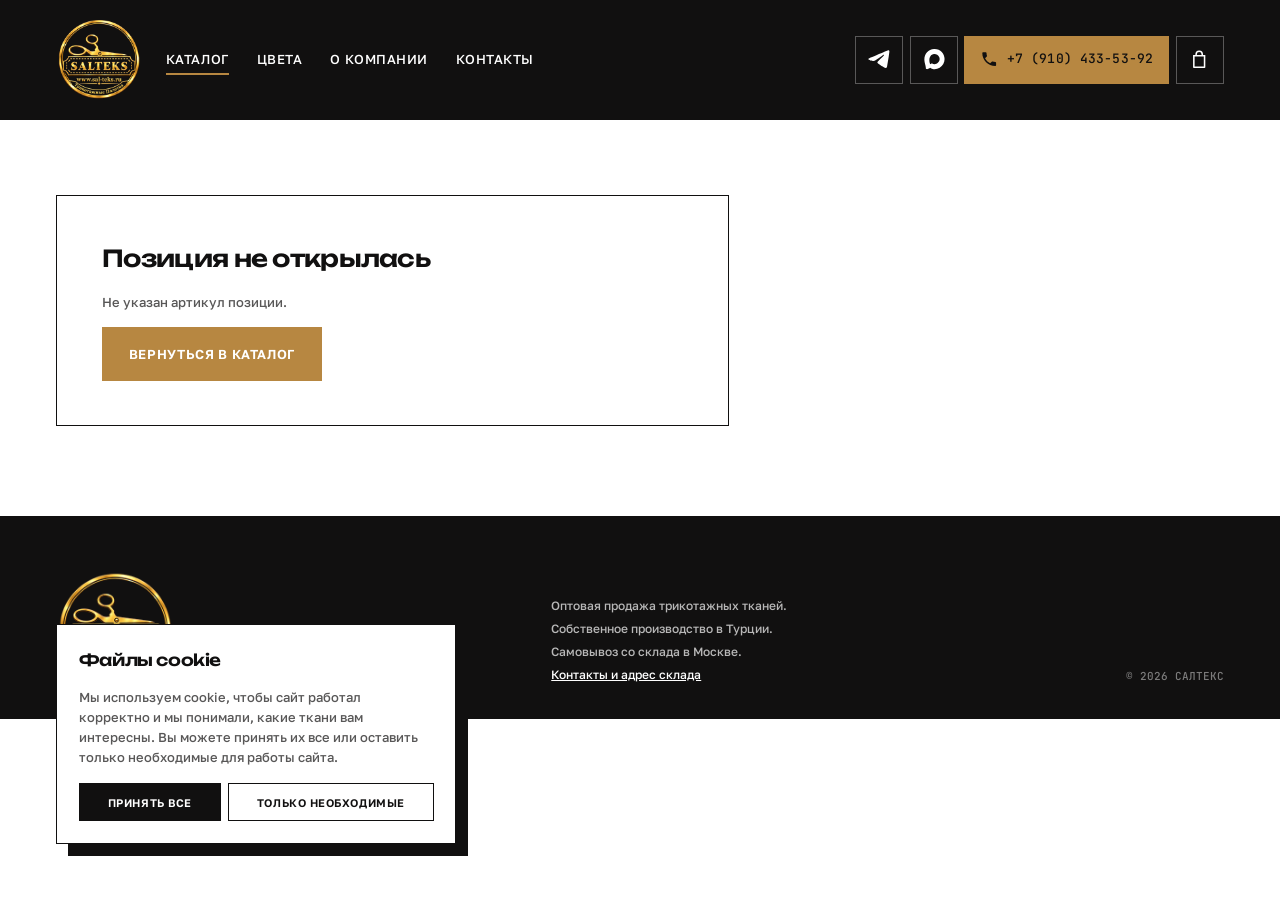
<file: product.html>
<!DOCTYPE html>
<html lang="ru">
<head>
<meta charset="utf-8">
<meta name="viewport" content="width=device-width, initial-scale=1">
<title>Карточка полотна — САЛТЕКС</title>
<meta name="description" content="Характеристики трикотажного полотна, цветовые варианты и расчёт стоимости за килограмм, метр и рулон по курсу ЦБ +5%.">
<meta name="robots" content="noindex, nofollow">
<meta name="theme-color" content="#ffffff">
<link rel="icon" type="image/png" sizes="32x32" href="favicon-32.png">
<link rel="icon" type="image/png" sizes="64x64" href="favicon-64.png">
<link rel="apple-touch-icon" href="assets/img/apple-touch-icon.png">
<link rel="preconnect" href="https://fonts.googleapis.com">
<link rel="preconnect" href="https://fonts.gstatic.com" crossorigin>
<link href="https://fonts.googleapis.com/css2?family=Unbounded:wght@400;500;600;700&family=Golos+Text:wght@400;500;600;700&family=JetBrains+Mono:wght@400;500&display=swap" rel="stylesheet">
<link rel="stylesheet" href="assets/css/site.css?v=20260930-2">
<link rel="stylesheet" href="assets/css/catalog.css?v=20260930-2">
</head>
<!-- data-nav: какой пункт меню подсветить; data-page: какой скрипт запускать -->
<body data-page="product" data-nav="catalog">

<!-- Логотип: спрайт вклеен в страницу, чтобы сайт открывался
     и без сервера — по file:// внешний <use> не работает. -->
<svg width="0" height="0" style="position:absolute" aria-hidden="true" focusable="false">
<symbol id="saltex-logo" viewBox="0 0 311.34 91.38">
    <path fill="#111010" d="M18.2,0c.07,1.67.19,9.09-5.37,15.53C7.98,21.13,1.86,22.5,0,22.85v45.69c1.82.28,7.92,1.47,12.78,6.9,5.9,6.59,5.52,14.46,5.42,15.95h274.81c-.05-1.57-.16-10,6.36-16.62,4.55-4.62,9.88-5.86,11.97-6.23V22.85c-2.33-.48-6.53-1.69-10.43-5.09-7.57-6.59-7.87-16.04-7.9-17.75H18.2Z"/>
    <g fill="#b78741">
      <path d="M276.71,17.75c-.54-1.57-.94-3.19-1.22-4.82h-4.7v-3h7.33l.16,1.32c.23,1.88.66,3.74,1.27,5.54l-2.84.97Z"/>
      <path d="M294.51,39.82h-3v-5.07c-1.58-.82-3.1-1.77-4.52-2.85l1.81-2.39c1.51,1.15,3.15,2.14,4.86,2.95l.86.41v6.95Z"/>
      <path d="M288.8,61.87l-1.81-2.39c1.42-1.08,2.94-2.03,4.52-2.85v-5.07h3v6.95l-.86.41c-1.71.81-3.34,1.81-4.86,2.95Z"/>
      <path d="M278.12,81.46h-7.33v-3h4.7c.27-1.64.68-3.25,1.22-4.82l2.84.97c-.61,1.79-1.04,3.65-1.27,5.54l-.16,1.32Z"/>
      <path d="M258.72,81.46h-12.07v-3h12.07v3ZM234.58,81.46h-12.07v-3h12.07v3ZM210.44,81.46h-12.07v-3h12.07v3ZM186.3,81.46h-12.07v-3h12.07v3ZM162.16,81.46h-12.07v-3h12.07v3ZM138.02,81.46h-12.07v-3h12.07v3ZM113.88,81.46h-12.07v-3h12.07v3ZM89.74,81.46h-12.07v-3h12.07v3ZM65.59,81.46h-12.07v-3h12.07v3Z"/>
      <path d="M41.46,81.46h-7.19l-.27-1.16c-.43-1.86-1.03-3.69-1.78-5.45l2.76-1.18c.66,1.55,1.22,3.15,1.65,4.78h4.83v3Z"/>
      <path d="M22.3,62.01c-1.51-1.17-3.12-2.23-4.81-3.12l-.79-.42v-6.9h3v5.11c1.55.88,3.04,1.88,4.45,2.97l-1.84,2.37Z"/>
      <path d="M19.7,39.82h-3v-6.95l.86-.41c1.71-.81,3.34-1.8,4.86-2.95l1.81,2.39c-1.43,1.08-2.95,2.03-4.53,2.84v5.07Z"/>
      <path d="M34.48,17.75l-2.84-.96c.6-1.79,1.02-3.65,1.24-5.54l.16-1.33h7.33v3h-4.7c-.27,1.64-.67,3.26-1.2,4.82Z"/>
      <path d="M258.67,12.92h-12.13v-3h12.13v3ZM234.41,12.92h-12.13v-3h12.13v3ZM210.15,12.92h-12.13v-3h12.13v3ZM185.9,12.92h-12.13v-3h12.13v3ZM161.64,12.92h-12.13v-3h12.13v3ZM137.39,12.92h-12.13v-3h12.13v3ZM113.13,12.92h-12.13v-3h12.13v3ZM88.88,12.92h-12.13v-3h12.13v3ZM64.62,12.92h-12.13v-3h12.13v3Z"/>
    </g>
    <path fill="#b78741" d="M60.85,58.09s-.42-.02-1.17-.07c-.74-.02-1.59-.12-2.56-.28-.81-.14-1.54-.24-2.21-.28-.64-.07-1.03-.11-1.17-.11-.02-1.97-.13-4.36-.32-7.16.19-.02.38-.04.57-.04h.57c.45,2.09,1.2,3.7,2.24,4.84,1.07,1.14,2.47,1.71,4.2,1.71,1.54,0,2.8-.42,3.77-1.25.97-.85,1.46-1.97,1.46-3.35,0-1.04-.27-1.9-.82-2.56-.52-.66-1.22-1.22-2.1-1.67-.85-.47-1.77-.91-2.74-1.32-1.14-.5-2.23-1.02-3.28-1.57-1.02-.57-1.86-1.29-2.53-2.17-.66-.88-1-2.02-1-3.42,0-1.5.37-2.78,1.1-3.84.76-1.07,1.77-1.87,3.03-2.42,1.26-.57,2.65-.85,4.17-.85.47,0,.96.02,1.46.07.52.05,1.06.12,1.6.21.69.09,1.21.15,1.57.18.38.02.63.04.75.04h.39c.19-.02.34-.05.46-.07.05,1.04.09,2.12.14,3.24.05,1.12.12,2.28.21,3.49-.47.07-.87.09-1.17.07-.55-2.06-1.22-3.55-2.03-4.45-.81-.93-1.96-1.39-3.45-1.39-1.31,0-2.42.36-3.35,1.07-.93.69-1.39,1.72-1.39,3.1,0,.74.17,1.39.5,1.96.36.57.94,1.12,1.74,1.64.81.52,1.92,1.08,3.35,1.67.78.33,1.57.7,2.35,1.1.81.4,1.54.89,2.21,1.46.66.55,1.2,1.22,1.6,2.03.4.78.61,1.72.61,2.81,0,1.61-.4,2.99-1.21,4.13-.81,1.12-1.87,1.97-3.2,2.56-1.31.59-2.75.89-4.34.89ZM78.24,57.63c-.05-.38-.05-.76,0-1.14.66-.07,1.2-.15,1.6-.25s.75-.26,1.03-.5c.28-.26.56-.64.82-1.14.26-.52.57-1.25.93-2.17l7.69-19.72c.26-.09.57-.17.93-.21.38-.05.7-.07.96-.07l7.65,20.33c.33.85.61,1.53.82,2.03.21.47.45.82.71,1.03.26.21.59.37,1,.46.4.07.96.14,1.67.21.05.38.05.76,0,1.14-.83,0-1.69-.01-2.56-.04-.88-.02-1.76-.04-2.63-.04s-1.82.01-2.74.04c-.9.02-1.8.04-2.71.04-.07-.36-.07-.74,0-1.14,1.16-.12,1.97-.23,2.42-.32.45-.12.68-.4.68-.85,0-.19-.04-.4-.11-.64-.07-.24-.17-.53-.28-.89l-2.03-5.48h-8.01l-1.78,4.91c-.17.45-.3.83-.39,1.14-.07.28-.11.55-.11.78,0,.52.24.85.71,1,.5.12,1.31.24,2.42.36.05.4.05.78,0,1.14-.81,0-1.6-.01-2.39-.04-.78-.02-1.58-.04-2.39-.04-.66,0-1.31.01-1.92.04-.62.02-1.28.04-1.99.04ZM86.6,46.81h6.94l-3.49-9.47-3.45,9.47ZM113.44,57.63c-.05-.36-.05-.74,0-1.14,1.12-.12,1.91-.23,2.39-.32.47-.12.77-.36.89-.71.12-.38.18-.98.18-1.82v-16.55c0-1-.06-1.71-.18-2.14-.12-.43-.43-.7-.93-.82-.47-.14-1.26-.26-2.35-.36-.05-.36-.05-.74,0-1.14.5,0,1.08.01,1.74.04.69,0,1.36.01,2.03.04h3.31c.69-.02,1.38-.04,2.06-.04.71-.02,1.29-.04,1.74-.04.07.36.07.74,0,1.14-1.12.09-1.92.2-2.42.32-.5.12-.81.36-.93.71-.12.36-.18.96-.18,1.82v18.51c.02.47.05.8.07.96h5.06c1.97,0,3.43-.44,4.38-1.32.78-.76,1.6-2.09,2.46-3.99.38-.07.75-.07,1.1,0-.28,1.45-.52,2.75-.71,3.92-.17,1.14-.31,2.1-.43,2.88h-6.91c-2.28-.02-4.57-.04-6.87-.04-.45,0-1.02.01-1.71.04h-2.06c-.69.02-1.27.04-1.74.04ZM146.87,57.63c-.05-.36-.05-.74,0-1.14,1.19-.12,2.03-.23,2.53-.32.5-.12.81-.36.93-.71.12-.36.18-.96.18-1.82v-19.44h-2.56c-1.26,0-2.25.18-2.99.53-.71.33-1.29.84-1.74,1.53-.43.69-.85,1.57-1.28,2.63-.38.05-.76.05-1.14,0,.14-1.14.27-2.23.39-3.28.14-1.04.26-2.05.36-3.03,1.54.09,3.25.15,5.13.18h11.71c1.9-.02,3.61-.08,5.13-.18.09.95.19,1.96.28,3.03.09,1.04.21,2.14.36,3.28-.4.05-.8.05-1.17,0-.45-1.09-.9-1.98-1.35-2.67s-1.03-1.2-1.74-1.53c-.69-.33-1.66-.5-2.92-.5h-2.53v18.97c0,.74.02,1.32.07,1.74.05.43.18.74.39.93.24.19.61.33,1.1.43.5.07,1.19.14,2.06.21.07.38.07.76,0,1.14-.5,0-1.1-.01-1.82-.04h-2.06c-.69-.02-1.27-.04-1.74-.04s-1.02.01-1.71.04h-2.06c-.69.02-1.28.04-1.78.04ZM174.62,57.63c-.05-.36-.05-.74,0-1.14,1.12-.12,1.91-.23,2.39-.32.47-.12.77-.36.89-.71.12-.38.18-.98.18-1.82v-16.55c0-1-.06-1.71-.18-2.14-.12-.43-.43-.7-.93-.82-.47-.14-1.26-.26-2.35-.36-.05-.36-.05-.74,0-1.14.62,0,1.15.01,1.6.04h1.42c.47,0,1.04.01,1.71.04h7.8c1.64-.02,3-.04,4.09-.04,1.09-.02,1.73-.04,1.92-.04.09.88.2,1.78.32,2.71.14.93.3,1.91.46,2.95-.4.05-.8.05-1.17,0-.28-.71-.62-1.34-1-1.89-.38-.55-.77-.96-1.17-1.25-.45-.33-1-.58-1.64-.75-.62-.17-1.39-.25-2.31-.25h-4.66v9.72h1.96c1.14,0,2.01-.07,2.6-.21.59-.17,1.03-.51,1.32-1.03.28-.55.51-1.4.68-2.56.43-.07.83-.07,1.21,0-.02,1.42-.05,2.47-.07,3.13v3.24c.02.76.05,1.74.07,2.95-.36.07-.76.07-1.21,0-.14-1.26-.36-2.16-.64-2.71s-.71-.89-1.28-1.03c-.55-.14-1.33-.21-2.35-.21h-2.28v9.68c.02.47.05.78.07.93h4.88c1.19,0,2.14-.09,2.85-.28.74-.21,1.34-.52,1.82-.93.33-.26.72-.71,1.17-1.35.45-.66.88-1.42,1.28-2.28.38-.05.75-.05,1.1,0-.24,1.33-.44,2.53-.61,3.6s-.31,1.99-.43,2.78h-7.26c-1.26-.02-2.41-.04-3.45-.04h-2.46c-1.12,0-2.03.01-2.74.04h-1.85c-.52.02-1.1.04-1.74.04ZM206.19,57.63c-.05-.36-.05-.74,0-1.14,1.14-.12,1.96-.23,2.46-.32.5-.12.81-.36.93-.71s.18-.96.18-1.82v-16.55c0-1-.06-1.71-.18-2.14-.12-.43-.43-.7-.93-.82-.5-.14-1.32-.26-2.46-.36-.05-.36-.05-.74,0-1.14.47,0,1.06.01,1.74.04.71,0,1.41.01,2.1.04h3.31c.66-.02,1.33-.04,1.99-.04.69-.02,1.27-.04,1.74-.04.07.36.07.74,0,1.14-1.09.09-1.87.2-2.35.32-.47.12-.77.36-.89.71-.12.36-.18.96-.18,1.82v8.79l8.19-8.69c.9-.97,1.35-1.64,1.35-1.99,0-.31-.21-.52-.64-.64-.43-.14-1.13-.25-2.1-.32-.05-.4-.05-.78,0-1.14.4,0,.91.01,1.53.04.62,0,1.23.01,1.85.04h1.5c.76,0,1.47-.01,2.14-.04.69-.02,1.44-.04,2.24-.04.05.38.05.76,0,1.14-.74.07-1.35.17-1.85.28-.47.12-.94.32-1.39.61-.43.28-.91.69-1.46,1.21-.55.52-1.23,1.21-2.06,2.06l-5.23,5.41,7.33,9.65c.57.74,1.04,1.33,1.42,1.78.38.43.75.76,1.1,1,.38.21.81.37,1.28.46.5.09,1.13.18,1.89.25.07.38.07.76,0,1.14-.45,0-.98-.01-1.6-.04h-1.82c-.59-.02-1.1-.04-1.53-.04-.26,0-.61.01-1.03.04h-1.1l-8.54-11.5-1.46,1.6v5.48c0,1,.06,1.72.18,2.17.12.43.42.7.89.82.5.12,1.28.23,2.35.32.07.38.07.76,0,1.14-.47,0-1.06-.01-1.74-.04h-2.03c-.66-.02-1.22-.04-1.67-.04s-1.01.01-1.67.04h-2.03c-.66.02-1.25.04-1.74.04ZM248.58,58.09s-.42-.02-1.17-.07c-.74-.02-1.59-.12-2.56-.28-.81-.14-1.54-.24-2.21-.28-.64-.07-1.03-.11-1.17-.11-.02-1.97-.13-4.36-.32-7.16.19-.02.38-.04.57-.04h.57c.45,2.09,1.2,3.7,2.24,4.84,1.07,1.14,2.47,1.71,4.2,1.71,1.54,0,2.8-.42,3.77-1.25.97-.85,1.46-1.97,1.46-3.35,0-1.04-.27-1.9-.82-2.56-.52-.66-1.22-1.22-2.1-1.67-.85-.47-1.77-.91-2.74-1.32-1.14-.5-2.23-1.02-3.28-1.57-1.02-.57-1.86-1.29-2.53-2.17-.66-.88-1-2.02-1-3.42,0-1.5.37-2.78,1.1-3.84.76-1.07,1.77-1.87,3.03-2.42,1.26-.57,2.65-.85,4.17-.85.47,0,.96.02,1.46.07.52.05,1.06.12,1.6.21.69.09,1.21.15,1.57.18.38.02.63.04.75.04h.39c.19-.02.34-.05.46-.07.05,1.04.09,2.12.14,3.24.05,1.12.12,2.28.21,3.49-.47.07-.87.09-1.17.07-.55-2.06-1.22-3.55-2.03-4.45-.81-.93-1.96-1.39-3.45-1.39-1.31,0-2.42.36-3.35,1.07-.93.69-1.39,1.72-1.39,3.1,0,.74.17,1.39.5,1.96.36.57.94,1.12,1.74,1.64.81.52,1.92,1.08,3.35,1.67.78.33,1.57.7,2.35,1.1.81.4,1.54.89,2.21,1.46.66.55,1.2,1.22,1.6,2.03.4.78.61,1.72.61,2.81,0,1.61-.4,2.99-1.21,4.13-.81,1.12-1.87,1.97-3.2,2.56-1.31.59-2.75.89-4.34.89Z"/>
  </symbol>
</svg>


<a class="skip" href="#prod">К описанию полотна</a>

<!-- курсор-ножницы: два лезвия вращаются вокруг общей оси -->
<div class="cursor" id="cursor" aria-hidden="true">
  <svg viewBox="0 0 32 32" fill="none" stroke="currentColor" stroke-width="1.5" stroke-linecap="round" stroke-linejoin="round">
    <g class="cursor__blade cursor__blade--a">
      <path pathLength="1" d="M23.5 27.5 16 19 6.5 4"/>
      <circle pathLength="1" cx="24.6" cy="28.4" r="2.6"/>
    </g>
    <g class="cursor__blade cursor__blade--b">
      <path pathLength="1" d="M8.5 27.5 16 19 25.5 4"/>
      <circle pathLength="1" cx="7.4" cy="28.4" r="2.6"/>
    </g>
    <circle cx="16" cy="19" r="1.15" fill="currentColor" stroke="none"/>
  </svg>
</div>
<div class="grid-overlay" aria-hidden="true"><i></i><i></i><i></i><i></i><i></i><i></i><i></i><i></i><i></i><i></i><i></i><i></i></div>

<!-- ══════════ СОГЛАСИЕ НА COOKIE ══════════ -->
<div class="cookies" id="cookies" role="region" aria-label="Согласие на использование cookie" hidden>
  <p class="cookies__title">Файлы cookie</p>
  <p class="cookies__text">Мы&nbsp;используем cookie, чтобы сайт работал корректно и&nbsp;мы&nbsp;понимали, какие ткани вам интересны. Вы&nbsp;можете принять их&nbsp;все или оставить только необходимые для&nbsp;работы сайта.</p>
  <div class="cookies__actions">
    <button class="btn" type="button" data-cookie="all"><span>Принять все</span></button>
    <button class="btn btn--ghost" type="button" data-cookie="necessary"><span>Только необходимые</span></button>
  </div>
</div>

<!-- ══════════ ШАПКА ══════════ -->
<header class="masthead">
  <a class="masthead__logo" href="index.html" aria-label="САЛТЕКС — трикотажные полотна, на главную">
    <img src="assets/img/logo-emblem-256.png" alt="САЛТЕКС" width="256" height="256" decoding="async">
  </a>

  <nav class="masthead__nav" id="nav" aria-label="Основная навигация">
    <a href="catalog.html" data-nav-id="catalog">Каталог</a>
    <a href="index.html#colors" data-nav-id="colors">Цвета</a>
    <a href="index.html#about" data-nav-id="about">О компании</a>
    <a href="index.html#contacts" data-nav-id="contacts">Контакты</a>
  </nav>

  <div class="masthead__actions">

    <a class="btn-icon" data-chat="tg" href="https://t.me/+79169803222" aria-label="Написать менеджеру в Telegram" title="Написать в Telegram">
      <svg viewBox="985 1029 493 493" aria-hidden="true"><path d="M1432.63,1079.57c7.64-.39,13.49,3.29,16.03,5.15l-.09-.06c6.94,5.7,7.34,17.65,6.76,29.24v-.26c-6.42,68.99-34.26,236.28-48.42,313.51-5.99,32.7-17.77,43.65-29.19,44.7-24.79,2.36-43.62-16.72-67.65-32.79-37.6-25.19-58.86-40.86-95.35-65.4-42.2-28.33-14.84-43.97,9.19-69.42-1.78-3.92,157.5-133.48,106.82-125.95l.06-.03c-3.77.87-63.83,41.39-180.2,121.55-12.7,10.22-28.73,16.69-46.19,17.44-26.39-3.86-107.41-19.44-112.75-44.67-.02-11.95,23.5-20.89,31.78-24.09,48.01-17.23,206.06-87.1,409.18-168.93Z"/></svg>
    </a>
    <a class="btn-icon btn-icon--max" data-chat="max" href="https://max.ru/u/79852201354" aria-label="Написать менеджеру в МАКС" title="Написать в МАКС">
      <svg viewBox="129 116 508 508" aria-hidden="true"><path d="M381.28,139.41c-136.55,7.14-226.69,114.23-221,249.28,2.49,59.11,26.25,109.98,31.88,166.08,1.44,14.53-2.75,32.47,14.01,38.82,20.62,7.79,52.24-5.3,69.52-17.28,5.89-3.99,11.52-8.64,15.84-14.4,17.87,11.85,34.83,23.3,56.1,28.41,93.68,22.45,196.32-28.93,241.95-111.48,85.75-155.08-30.18-348.71-208.3-339.42h0ZM328.25,463.05c-7.4,5.76-14.53,13.62-22.72,18.13-11.85,6.35-15.51-.26-19.97-10.74-14.01-33.32-15.71-90.08-7.53-124.97,11-47.46,47.72-89.22,98.19-93.68,51.06-4.52,98.45,21.41,119.86,68.21,47.39,104.15-73.91,206.99-167.84,143.1h0v-.07Z"/></svg>
    </a>
    <a class="btn-icon btn-icon--tel" data-phone href="tel:+79104335392" aria-label="Позвонить в САЛТЕКС">
      <svg viewBox="0 0 24 24" aria-hidden="true"><path d="M6.6 10.8c1.4 2.8 3.8 5.1 6.6 6.6l2.2-2.2c.3-.3.7-.4 1-.2 1.1.4 2.4.6 3.6.6.6 0 1 .4 1 1V20c0 .6-.4 1-1 1-9.4 0-17-7.6-17-17 0-.6.4-1 1-1h3.5c.6 0 1 .4 1 1 0 1.3.2 2.5.6 3.6.1.4 0 .8-.2 1l-2.3 2.2Z"/></svg>
      <span class="btn-icon__num">+7 (910) 433-53-92</span>
    </a>

    <a class="btn-icon btn-icon--cart" href="cart.html" aria-label="Корзина">
      <svg viewBox="0 -2.5 24 24" aria-hidden="true"><path d="M7 4V3a5 5 0 0 1 10 0v1h3v16a1 1 0 0 1-1 1H5a1 1 0 0 1-1-1V4h3Zm2 0h6V3a3 3 0 0 0-6 0v1ZM6 6v13h12V6H6Z"/></svg>
      <span class="btn-icon__badge" data-cart-count hidden>0</span>
    </a>

    <button class="masthead__burger" id="burger" type="button" aria-expanded="false" aria-controls="nav" aria-label="Меню">
      <i aria-hidden="true"></i>
    </button>
  </div>
</header>

<!-- Ошибка загрузки или неизвестный артикул -->
<section class="bay" id="fail" hidden style="padding-block:clamp(2rem,6vh,4rem) var(--bay)">
  <div class="cat__note" style="grid-column:1 / 8">
    <p class="cat__note-title">Позиция не&nbsp;открылась</p>
    <p class="cat__note-text" id="fail-text"></p>
    <a class="btn btn--ochre" href="catalog.html"><span>Вернуться в каталог</span></a>
  </div>
</section>

<main class="prod bay" id="prod" hidden>
  <nav class="crumbs" id="crumbs" aria-label="Навигационная цепочка"></nav>

  <p class="cat__draft" id="draft" hidden>
    <b>Черновые данные.</b> Цена рассчитана от&nbsp;учебной стоимости в&nbsp;долларах&nbsp;—
    после выгрузки 1С здесь встанет реальный прайс.
  </p>

  <!-- ── Фото ── -->
  <div class="prod__gallery">
    <div class="prod__shot" id="shot"></div>
    <div class="prod__thumbs" id="thumbs" hidden></div>

    <!-- Цвета стоят прямо под фотографией ткани (ТЗ каталог 5):
         на компьютере они лежат в один ряд и листаются стрелками,
         кнопка раскрывает всю палитру сразу. -->
    <div class="prod__colors" id="colors">
      <p class="prod__h">Цвет <span style="color:var(--ink-45);font-weight:400">(<span id="colors-count">0</span>)</span></p>
      <p class="prod__pick" id="colors-pick">Цвет не&nbsp;выбран</p>
      <div class="prod__strip">
        <button class="prod__arrow" type="button" id="colors-prev" aria-label="Предыдущие цвета">‹</button>
        <div class="prod__swatches" id="swatches"></div>
        <button class="prod__arrow" type="button" id="colors-next" aria-label="Следующие цвета">›</button>
      </div>
      <button class="prod__more" type="button" id="colors-more" hidden>Показать все</button>
      <p class="prod__hint">Наличие уточняйте у&nbsp;менеджера по&nbsp;телефону <a data-phone href="tel:+79104335392">+7 (910) 433-53-92</a></p>
    </div>

    <!-- Блок «Хотите купить…» убран (правка 25.09): телефон уже
         стоит строкой выше, в приписке про наличие. -->
  </div>

  <!-- ── Характеристики ── -->
  <div class="prod__specs">
    <h1 class="prod__title" id="title">—</h1>
    <p class="prod__sub" id="sub"></p>
    <p class="prod__h">Общие характеристики</p>
    <dl class="prod__spec" id="spec"></dl>
  </div>

  <!-- ── Другие цвета и калькулятор ── -->
  <div class="prod__buy">
    <!-- Плавающая кнопка: только на телефоне, и только пока
         настоящая кнопка «В корзину» не видна на экране. -->
    <a class="prod__jump" id="jump" href="#to-cart" hidden>Купить<span aria-hidden="true">↓</span></a>

    <!-- ── Калькулятор ──
         Цен на сайте нет (ТЗ каталог 3), поэтому счёт идёт
         в одну сторону: сколько метров нужно — столько это
         килограммов (ТЗ каталог 4). -->
    <div class="calc">
      <div class="calc__field calc__field--lead">
        <label for="metres">Сколько метров нужно</label>
        <input id="metres" type="number" min="1" step="10" inputmode="numeric" value="100">
      </div>

      <div class="calc__lead">
        <span class="calc__lead-label">Это примерно</span>
        <b class="calc__kg" id="c-kg">—</b>
      </div>

      <div class="calc__rows" id="calc-rows">
        <p class="calc__row"><span>Метров в 1 кг</span><b id="c-mpk">—</b></p>
        <p class="calc__row"><span id="c-rollm-label">Метров в рулоне</span><b id="c-rollm">—</b></p>
      </div>

      <p class="calc__note" id="c-mass"></p>
      <p class="calc__note">Наличие, цену и&nbsp;срок отгрузки подтверждает менеджер.</p>

      <button class="btn btn--ochre btn--wide" type="button" id="to-cart"><span>Добавить в&nbsp;запрос</span></button>
      <p class="calc__added" id="added" role="status" aria-live="polite" hidden></p>
    </div>
  </div>
</main>

<footer class="bay colophon">
  <div class="colophon__logo">
    <img src="assets/img/logo-emblem-256.png" alt="САЛТЕКС" width="256" height="256" decoding="async">
  </div>
  <p>
    Оптовая продажа трикотажных тканей.<br>
    Собственное производство в&nbsp;Турции.<br>
    Самовывоз со&nbsp;склада в&nbsp;Москве.<br>
    <a href="index.html#contacts">Контакты и&nbsp;адрес склада</a>
  </p>
  <p class="fine">© 2026 САЛТЕКС</p>
</footer>

<script src="assets/js/core.js?v=20260930-2"></script>
<!-- Запасная копия каталога: используется, только когда fetch
     недоступен, то есть при открытии без сервера. -->
<script src="data/catalog.js?v=20260930-2"></script>
<script src="data/colors.js?v=20260930-2"></script>
<script src="assets/js/catalog.js?v=20260930-2"></script>
<script src="assets/js/product.js?v=20260930-2"></script>
</body>
</html>
</file>
<file: assets/css/site.css>
/* ══════════════════════════════════════════════════════
   САЛТЕКС — общий слой: токены, сетка, шапка, кнопки,
   корзина, модальное окно, подвал, движение.
   Подключается на всех страницах. Специфика страницы
   живёт в её собственном <style> или в catalog.css.
   ══════════════════════════════════════════════════════ */

:root{
  /* — фирменная палитра — */
  --ink:        #111010;
  --paper:      #FFFFFF;
  --ochre:      #B78741;

  /* — производные — */
  --ink-70:     #111010b3;
  --ink-45:     #11101073;
  --ink-25:     #11101040;
  --rule:       #1110101f;
  --rule-hard:  #111010;
  --shade:      #F4F3F1;
  --ochre-dim:  #B8874126;
  --stock:      #7FA650;

  /* — типографика — */
  --display: 'Unbounded', Georgia, serif;
  --text:    'Golos Text', 'Helvetica Neue', sans-serif;
  --mono:    'JetBrains Mono', ui-monospace, monospace;

  /* — модульная шкала — */
  --t-2xs: .6875rem;
  --t-xs:  .75rem;
  --t-sm:  .8125rem;
  --t-base:.9375rem;
  --t-md:  clamp(1.05rem, .9rem + .7vw, 1.5rem);
  --t-lg:  clamp(1.6rem, 1.1rem + 2.2vw, 3.1rem);
  --t-xl:  clamp(2.5rem, .9rem + 7.4vw, 8rem);

  /* — ритм — */
  --gutter: clamp(.75rem, 1.6vw, 1.65rem);
  --margin: clamp(1rem, 4.4vw, 4.5rem);
  --bay:    clamp(4rem, 10vh, 8.5rem);

  --ease: cubic-bezier(.22,1,.36,1);
  --line: 1px solid var(--rule);
}

*,*::before,*::after{ box-sizing:border-box; }
html{ -webkit-text-size-adjust:100%; scroll-behavior:smooth; scroll-padding-top:7rem; }

/* Здесь НЕЛЬЗЯ ставить overflow-x:hidden. Это превращает body
   в контейнер прокрутки, и sticky-шапка начинает липнуть к нему,
   а не к окну: на телефоне она перестаёт держаться верха и над ней
   видно страницу. Если что-то вылезает вбок — обрезать надо тот
   элемент, который вылезает, а не весь документ. */
body{
  margin:0;
  background:var(--paper);
  color:var(--ink);
  font-family:var(--text);
  font-size:var(--t-base);
  line-height:1.6;
}

img,svg{ max-width:100%; display:block; }
h1,h2,h3,h4,p,ul,ol,dl,dd,figure{ margin:0; }

/* Неразрывные пробелы в разметке снимают висячие предлоги, но не спасают
   от одинокого слова на последней строке: длину строк считает браузер.
   text-wrap:pretty просит его перебросить слово наверх. */
p,dd,li,figcaption,label{ text-wrap:pretty; }
h1,h2,h3,.card__name,.row__title{ text-wrap:balance; }
ul,ol{ list-style:none; padding:0; }
a{ color:inherit; }

/* ── ЖЁСТКОЕ ПРАВИЛО: ни одного скругления ── */
*{ border-radius:0 !important; }

/* Атрибут hidden должен побеждать раскладку. Ниже полно правил
   вида display:grid/flex на элементах, которые скрипт прячет
   через hidden, а авторский display перебивает стиль браузера. */
[hidden]{ display:none !important; }

/* ══════════════ 12-КОЛОНОЧНАЯ СЕТКА ══════════════ */
.bay{
  padding-inline:var(--margin);
  display:grid; grid-template-columns:repeat(12,1fr); gap:var(--gutter);
  position:relative;
}
@media (max-width:900px){ .bay{ grid-template-columns:repeat(6,1fr) } }

/* ── Слой сетки (клавиша G) ── */
.grid-overlay{
  position:fixed; inset:0; z-index:9500; pointer-events:none;
  padding-inline:var(--margin);
  display:grid; grid-template-columns:repeat(12,1fr); gap:var(--gutter);
  opacity:0; transition:opacity .3s var(--ease);
}
.grid-overlay.is-on{ opacity:1; }
.grid-overlay i{ background:var(--ochre); opacity:.1; }
@media (max-width:900px){ .grid-overlay{ grid-template-columns:repeat(6,1fr) } .grid-overlay i:nth-child(n+7){ display:none } }

/* ══════════════ ПРЕЛОАДЕР ══════════════ */
.preloader{
  position:fixed; inset:0; z-index:9999;
  background:var(--paper); color:var(--ink);
  display:flex; flex-direction:column; justify-content:space-between;
  padding:var(--margin) var(--margin) calc(var(--margin) * .75);
  transition:opacity .6s var(--ease), visibility .6s var(--ease);
}
.preloader.is-done{ opacity:0; visibility:hidden; }
.preloader.is-skipped{ display:none; }

.preloader__logo{ color:var(--ink); width:clamp(130px,15vw,180px); }
.preloader__logo svg{ width:100%; height:auto; }

.preloader__caption{
  font-family:var(--mono); font-size:var(--t-xs);
  letter-spacing:.2em; text-transform:uppercase;
  color:var(--ink-45); margin-bottom:.7rem;
}
.preloader__num{
  font-family:var(--display); font-weight:600;
  font-size:clamp(4.5rem,20vw,15rem); line-height:.76;
  letter-spacing:-.06em; font-variant-numeric:tabular-nums;
}
.preloader__num sup{ font-size:.15em; vertical-align:super; color:var(--ochre); letter-spacing:0; }

.preloader__bar{ position:absolute; left:0; right:0; bottom:0; height:2px; background:var(--rule); }
.preloader__bar i{ position:absolute; inset:0 auto 0 0; width:0; background:var(--ochre); }

html.is-loading{ overflow:hidden; }

/* ══════════════ ШАПКА ══════════════
   Пять блоков в одном ряду — логотип с дескриптором, меню,
   курс доллара, мессенджеры, телефон. Сетка из 12 колонок
   на таком составе разъезжается, поэтому здесь flex.
   ═══════════════════════════════════════════════════════ */
.masthead{
  position:sticky; top:0; z-index:800;
  padding:.85rem var(--margin);
  display:flex; align-items:center; gap:clamp(.8rem,2vw,2rem);
  /* Плотный белый, без прозрачности: под шапкой не должно
     просвечивать содержимое страницы. */
  background:var(--paper);
  border-bottom:1px solid var(--rule-hard);
}

/* ── Логотип с дескриптором ──
   Дескриптор уже логотипа, поэтому выключен по центру знака,
   а не по левому краю: иначе строка висит со сдвигом влево.
   Ширину задаём блоку, а не svg — тогда центрировать есть от чего. */
.masthead__logo{
  flex:0 0 auto; color:var(--ink); text-decoration:none;
  display:flex; flex-direction:column; align-items:center;
  width:clamp(112px,11vw,158px);
}
.masthead__logo svg{ width:100%; height:auto; }
.masthead__descriptor{
  display:block; margin-top:.34rem;
  font-family:var(--mono); font-size:var(--t-2xs);
  letter-spacing:.2em; text-transform:uppercase;
  color:var(--ink-45); white-space:nowrap;
  /* letter-spacing добавляет пробел после последней буквы —
     без компенсации строка кажется смещённой влево */
  text-indent:.2em;
}

/* ── Меню ── */
.masthead__nav{
  display:flex; align-items:center; gap:clamp(.9rem,2.2vw,2.2rem);
  font-size:var(--t-sm); font-weight:500;
  letter-spacing:.04em; text-transform:uppercase;
  margin-right:auto;
}
.masthead__nav a{ text-decoration:none; position:relative; padding-block:.3rem; white-space:nowrap; }
.masthead__nav a::after{
  content:""; position:absolute; left:0; bottom:0; width:100%; height:2px;
  background:var(--ochre); transform:scaleX(0); transform-origin:right;
  transition:transform .4s var(--ease);
}
.masthead__nav a:hover::after,
.masthead__nav a:focus-visible::after{ transform:scaleX(1); transform-origin:left; }
/* текущий раздел подчёркнут постоянно */
.masthead__nav a[aria-current="page"]::after{ transform:scaleX(1); transform-origin:left; }

.masthead__actions{
  flex:0 0 auto; display:flex; align-items:stretch; gap:.4rem;
}

/* ── Курс доллара ──
   Моноширинный набор и tabular-nums: при обновлении курса
   блок не должен дёргать соседние кнопки сменой ширины. */
.fx{
  flex:0 0 auto; align-self:center;
  display:flex; flex-direction:column; align-items:flex-end;
  padding-right:.75rem; margin-right:.2rem;
  border-right:1px solid var(--rule);
  line-height:1.15; white-space:nowrap;
  font-family:var(--mono); font-variant-numeric:tabular-nums;
}
.fx__value{
  font-size:var(--t-sm); font-weight:500; color:var(--ink);
  letter-spacing:-.01em;
}
.fx__note{
  font-size:var(--t-2xs); letter-spacing:.1em; text-transform:uppercase;
  color:var(--ink-45);
}
.fx.is-stale .fx__value{ color:var(--ink-45); }
.fx.is-fresh .fx__value{ animation:fx-blink .9s var(--ease); }
@keyframes fx-blink{ from{ color:var(--ochre) } to{ color:var(--ink) } }

/* квадратные кнопки — тот же язык, что и остальные кнопки */
.btn-icon{
  width:3rem; flex:0 0 auto;
  display:inline-flex; align-items:center; justify-content:center; gap:.5rem;
  border:1px solid var(--ink); background:transparent; color:var(--ink);
  position:relative; overflow:hidden; text-decoration:none;
  font-family:var(--text); cursor:pointer; padding:0;
  transition:color .35s var(--ease), border-color .35s var(--ease);
}
.btn-icon::before{
  content:""; position:absolute; inset:0; background:var(--ochre);
  transform:translateY(101%); transition:transform .42s var(--ease);
}
.btn-icon:hover::before,.btn-icon:focus-visible::before{ transform:translateY(0); }
.btn-icon:hover,.btn-icon:focus-visible{ color:var(--paper); border-color:var(--ochre); }
.btn-icon svg{ width:1.15rem; height:1.15rem; position:relative; z-index:1; fill:currentColor; flex:0 0 auto; }

/* ── Телефон быстрого набора ── */
.btn-icon--tel{
  width:auto; padding-inline:.95rem;
  background:var(--ink); color:var(--paper); border-color:var(--ink);
}
.btn-icon--tel .btn-icon__num{
  position:relative; z-index:1;
  font-family:var(--mono); font-size:var(--t-sm); font-weight:500;
  letter-spacing:.01em; white-space:nowrap;
}
@media (max-width:1180px){
  .btn-icon--tel{ width:3rem; padding-inline:0 }
  .btn-icon--tel .btn-icon__num{ display:none }
}

/* ── Корзина ── */
.btn-icon--cart{ position:relative; }
.btn-icon--cart.is-filled{ border-color:var(--ochre); color:var(--ochre); }
.btn-icon--cart.is-filled:hover,
.btn-icon--cart.is-filled:focus-visible{ color:var(--paper); }
.btn-icon__badge{
  position:absolute; top:-1px; right:-1px; z-index:2;
  min-width:1.15rem; height:1.15rem; padding:0 .22rem;
  display:inline-flex; align-items:center; justify-content:center;
  background:var(--ochre); color:var(--paper);
  font-family:var(--mono); font-size:.625rem; line-height:1;
  font-variant-numeric:tabular-nums;
}
.btn-icon__badge[hidden]{ display:none; }

/* ── Бургер ── */
.masthead__burger{
  display:none; width:3rem; flex:0 0 auto;
  align-items:center; justify-content:center;
  border:1px solid var(--ink); background:transparent; color:var(--ink);
  cursor:pointer; padding:0;
}
.masthead__burger i{
  display:block; width:1.05rem; height:1px; background:currentColor;
  position:relative; transition:background .2s var(--ease);
}
.masthead__burger i::before,
.masthead__burger i::after{
  content:""; position:absolute; left:0; width:100%; height:1px; background:currentColor;
  transition:transform .35s var(--ease);
}
.masthead__burger i::before{ top:-6px; }
.masthead__burger i::after{ top:6px; }
.masthead__burger[aria-expanded="true"] i{ background:transparent; }
.masthead__burger[aria-expanded="true"] i::before{ transform:translateY(6px) rotate(45deg); }
.masthead__burger[aria-expanded="true"] i::after{ transform:translateY(-6px) rotate(-45deg); }

@media (max-width:1024px){
  .masthead{ flex-wrap:wrap; }
  .masthead__nav{
    order:3; width:100%; margin-right:0;
    display:none; flex-direction:column; align-items:flex-start; gap:0;
    border-top:1px solid var(--rule); margin-top:.85rem; padding-top:.35rem;
  }
  .masthead__nav.is-open{ display:flex; }
  .masthead__nav a{ width:100%; padding-block:.85rem; border-bottom:1px solid var(--rule); }
  .masthead__nav a::after{ display:none; }
  .masthead__actions{ margin-left:auto; }
  .masthead__burger{ display:inline-flex; }
}
@media (max-width:560px){
  /* Логотип с дескриптором встаёт по центру экрана; строка
     с курсом и иконками остаётся прижатой вправо, как была. */
  .masthead__logo{ margin-inline:auto }
  .masthead{ padding-inline:var(--margin); gap:.6rem }
  .masthead__logo svg{ width:104px }
  .masthead__descriptor{ font-size:.625rem; letter-spacing:.14em }
  .fx{ padding-right:.55rem }
  .btn-icon{ width:2.6rem }
  .masthead__burger{ width:2.6rem }
  /* МАКС уходит — на узкой шапке хватает Telegram, телефона и бургера,
     оба канала всё равно есть в панели приветствия */
  .btn-icon--max{ display:none }
}

/* ══════════════ КНОПКИ ══════════════ */
.btn{
  --bg:var(--ink); --fg:var(--paper); --bd:var(--ink);
  appearance:none; border:1px solid var(--bd);
  background:var(--bg); color:var(--fg);
  font-family:var(--text); font-weight:600;
  font-size:var(--t-sm); letter-spacing:.05em; text-transform:uppercase;
  padding:.95rem 1.6rem; cursor:pointer; text-decoration:none;
  display:inline-flex; align-items:center; justify-content:center; gap:.6rem;
  position:relative; overflow:hidden; text-align:center;
  transition:color .35s var(--ease), border-color .35s var(--ease);
}
.btn > span{ position:relative; z-index:1; }
.btn::before{
  content:""; position:absolute; inset:0; background:var(--ochre);
  transform:translateY(101%); transition:transform .42s var(--ease);
}
.btn:hover::before,.btn:focus-visible::before{ transform:translateY(0); }
.btn:hover,.btn:focus-visible{ color:var(--paper); border-color:var(--ochre); }
.btn--ochre{ --bg:var(--ochre); --bd:var(--ochre); }
.btn--ochre::before{ background:var(--ink); }
.btn--ochre:hover,.btn--ochre:focus-visible{ border-color:var(--ink); }
.btn--ghost{ --bg:transparent; --fg:var(--ink); }
.btn--wide{ width:100%; }
.btn--sm{ padding:.72rem 1rem; font-size:var(--t-2xs); }

/* ══════════════ ЗАГОЛОВОК СЕКЦИИ ══════════════ */
.rule{
  grid-column:1 / 13;
  border-top:1px solid var(--rule-hard);
  padding-top:.65rem; margin-bottom:clamp(1.8rem,5vh,3.4rem);
  display:flex; justify-content:space-between; align-items:baseline; gap:1rem;
  font-family:var(--mono); font-size:var(--t-xs);
  letter-spacing:.12em; text-transform:uppercase; color:var(--ink-45);
}
.rule b{ color:var(--ink); font-weight:500; }
@media (max-width:900px){ .rule{ grid-column:1 / 7 } }

/* ══════════════ МОДАЛЬНОЕ ОКНО ══════════════ */
.modal{
  border:1px solid var(--rule-hard); background:var(--paper); color:var(--ink);
  padding:0; width:min(30rem, calc(100vw - 2rem));
  box-shadow:16px 16px 0 var(--ink);
}
.modal::backdrop{ background:#11101099; backdrop-filter:blur(3px); }
.modal__inner{ padding:clamp(1.4rem,3.5vw,2.2rem); display:flex; flex-direction:column; gap:1rem; }
.modal__kicker{
  font-family:var(--mono); font-size:var(--t-2xs);
  letter-spacing:.16em; text-transform:uppercase; color:var(--ochre);
}
.modal__title{
  font-family:var(--display); font-weight:600;
  font-size:clamp(1.35rem,3vw,1.9rem); line-height:1.05; letter-spacing:-.04em;
}
.modal__text{ font-size:var(--t-sm); line-height:1.55; color:var(--ink-70); }
.modal__subject{
  font-family:var(--mono); font-size:var(--t-xs); color:var(--ink);
  border-left:2px solid var(--ochre); padding-left:.7rem;
}
.modal__subject[hidden]{ display:none; }
.modal__close{
  position:absolute; top:.55rem; right:.55rem;
  width:2.4rem; height:2.4rem; display:inline-flex; align-items:center; justify-content:center;
  border:0; background:transparent; color:var(--ink-45); cursor:pointer;
  font-size:1.4rem; line-height:1; transition:color .3s var(--ease);
}
.modal__close:hover{ color:var(--ink); }

/* Поля модалки — светлые: форма заказа на главной стоит на чёрном
   и красит поля в белый, здесь фон бумажный. */
.modal form{ display:flex; flex-direction:column; gap:.9rem; }
.modal .mfield{ display:flex; flex-direction:column; gap:.35rem; }
.modal .mfield label{
  font-family:var(--mono); font-size:var(--t-2xs);
  letter-spacing:.11em; text-transform:uppercase; color:var(--ink-45);
}
.modal .mfield label span{ color:var(--ochre); }
/* пометка необязательного поля — тише, чем звёздочка обязательного */
.modal .mfield label .mfield__opt{
  color:var(--ink-25); letter-spacing:.04em; text-transform:none;
}
.modal .mfield input{
  appearance:none; width:100%; background:transparent; color:var(--ink);
  border:0; border-bottom:1px solid var(--ink-25);
  font-family:var(--text); font-size:var(--t-base); padding:.6rem 0;
  transition:border-color .3s var(--ease);
}
.modal .mfield input:focus{ outline:0; border-bottom-color:var(--ochre); }
.modal .mfield input::placeholder{ color:var(--ink-25); }
.modal .mfield.is-bad input{ border-bottom-color:#C0392B; }

.modal__agree{
  display:flex; align-items:flex-start; gap:.6rem;
  font-size:var(--t-xs); line-height:1.5; color:var(--ink-70); cursor:pointer;
}
.modal__agree input{
  appearance:none; width:1.05rem; height:1.05rem; flex:0 0 auto; margin-top:.15rem;
  border:1px solid var(--ink-25); background:transparent; cursor:pointer;
  transition:background .25s var(--ease), border-color .25s var(--ease);
}
.modal__agree input:checked{ background:var(--ochre); border-color:var(--ochre); }
.modal__agree.is-bad input{ border-color:#C0392B; }
.modal__agree a{ color:var(--ochre); }

.modal__status{
  border:1px solid var(--ochre); background:var(--ochre-dim);
  padding:.9rem 1.05rem; font-size:var(--t-sm); line-height:1.5; display:none;
}
.modal__status.is-on{ display:block; }
.modal.is-sent form{ display:none; }

/* ══════════════ СОГЛАСИЕ НА COOKIE ══════════════ */
.cookies{
  position:fixed; z-index:9000;
  left:var(--margin); bottom:var(--margin);
  width:min(400px, calc(100vw - var(--margin) * 2));
  background:var(--paper); color:var(--ink);
  border:1px solid var(--rule-hard);
  box-shadow:12px 12px 0 var(--ink);
  padding:1.35rem;
  display:flex; flex-direction:column; gap:.85rem;
  /* уезжает вниз за край экрана вместе с собственной тенью */
  transform:translateY(calc(100% + var(--margin) + 14px));
  opacity:0;
  transition:transform .75s var(--ease), opacity .5s var(--ease);
}
.cookies.is-in{ transform:none; opacity:1; }
.cookies[hidden]{ display:none; }
.cookies__title{
  font-family:var(--display); font-weight:600;
  font-size:1.02rem; letter-spacing:-.025em;
}
.cookies__text{ font-size:var(--t-sm); line-height:1.55; color:var(--ink-70); }
.cookies__actions{ display:flex; flex-wrap:wrap; gap:.45rem; margin-top:.15rem; }
.cookies__actions .btn{ flex:1 1 auto; padding:.72rem 1rem; font-size:var(--t-2xs); }
@media (max-width:560px){
  .cookies{
    left:0; right:0; bottom:0; width:auto;
    border-left:0; border-right:0; border-bottom:0; box-shadow:none;
    transform:translateY(105%);
  }
}

/* ══════════════ СЕРТИФИКАТЫ ══════════════ */
.certs{
  grid-column:1 / 13;
  border-bottom:1px solid var(--rule);
  padding-bottom:clamp(1.6rem,4vh,2.6rem);
  margin-bottom:clamp(1.8rem,4vh,2.8rem);
}
.certs__label{
  font-family:var(--mono); font-size:var(--t-2xs);
  letter-spacing:.12em; text-transform:uppercase; color:var(--ink-45);
  margin-bottom:1.4rem;
}
.certs__row{
  display:flex; flex-wrap:wrap; align-items:center;
  gap:clamp(1.5rem,4vw,3.4rem);
}
.certs__row img{
  /* Высота задана явно, а не auto: у большинства файлов нет
     атрибутов width/height, только viewBox. При height:auto
     браузеру не от чего считать размер и картинка схлопывается. */
  height:clamp(40px,4.4vw,54px);
  width:auto; max-width:150px;
  object-fit:contain;
  filter:grayscale(1) brightness(0); opacity:.42;
  transition:filter .4s var(--ease), opacity .4s var(--ease);
}
.certs__row li:hover img,
.certs__row a:focus-visible img{ filter:none; opacity:1; }
@media (max-width:900px){
  .certs{ grid-column:1 / 7 }
  .certs__row img{ height:38px; max-width:112px }
}

/* ══════════════ ПОДВАЛ ══════════════ */
.colophon{
  padding-block:clamp(2.5rem,6vh,4rem) 2rem;
  border-top:1px solid var(--rule-hard); align-items:end;
}
.colophon__logo{ grid-column:1 / 4; }
.colophon__logo svg{ width:clamp(110px,11vw,150px); height:auto; }
.colophon p{ grid-column:6 / 9; font-size:var(--t-xs); color:var(--ink-45); line-height:1.9; }
.colophon a{ color:var(--ink-70); }
.colophon a:hover{ color:var(--ochre); }
.colophon .fine{ grid-column:11 / 13; text-align:right; font-family:var(--mono); font-size:var(--t-2xs); color:var(--ink-25); }
@media (max-width:900px){
  .colophon__logo,.colophon p,.colophon .fine{ grid-column:1 / 7; text-align:left }
  .colophon p,.colophon .fine{ margin-top:1.4rem }
}

/* ══════════════ РАЗРЕЗАЕМЫЕ ЛИНИИ ══════════════ */
.is-cutting{ position:relative; }
.cutline{
  position:absolute; left:0; width:100%; height:60px;
  overflow:visible; pointer-events:none; z-index:6;
}

/* ══════════════ ДВИЖЕНИЕ ══════════════ */
.rise{
  opacity:0; transform:translateY(24px);
  transition:opacity .8s var(--ease), transform .8s var(--ease);
  transition-delay:var(--d,0ms);
}
.rise.is-in{ opacity:1; transform:none; }

@media (prefers-reduced-motion:reduce){
  *,*::before,*::after{ animation-duration:.01ms!important; animation-iteration-count:1!important; transition-duration:.01ms!important; }
  html{ scroll-behavior:auto }
  .rise{ opacity:1; transform:none }
  .ticker ul{ animation:none }
  /* Лента изделий тоже замирает: полоса, ползущая сама по себе,
     для этой настройки — ровно то, от чего человек отказался.
     Кадры остаются на месте, их можно листать колесом. */
  .clothes__track{ animation:none }
  .clothes__strip{ overflow-x:auto }
}

/* ══════════════ КУРСОР-НОЖНИЦЫ ══════════════ */
.cursor{ display:none; }

@media (pointer:fine){
  html.has-cursor,
  html.has-cursor *{ cursor:none !important; }

  /* Поля и списки — исключение. Нативный <select> раскрывается
     средствами системы поверх страницы, и наши ножницы туда
     не дотягиваются: получалось, что курсора нет вообще.
     Здесь возвращаем системный, а ножницы прячет скрипт. */
  html.has-cursor select,
  html.has-cursor option,
  html.has-cursor input,
  html.has-cursor textarea{ cursor:revert !important; }
  html.has-cursor select{ cursor:pointer !important; }

  /* То же самое с модалкой: <dialog> открывается в top layer,
     а он лежит выше любого z-index — ножницы оказываются под ним.
     Пока окно открыто, работает системный курсор. */
  html.has-cursor.is-modal,
  html.has-cursor.is-modal *{ cursor:revert !important; }
  html.has-cursor.is-modal a,
  html.has-cursor.is-modal button,
  html.has-cursor.is-modal label,
  html.has-cursor.is-modal select{ cursor:pointer !important; }
  html.is-modal .cursor{ opacity:0; }

  .cursor{
    display:block;
    position:fixed; top:0; left:0; z-index:10000;
    width:34px; height:34px; margin:-17px 0 0 -17px;
    pointer-events:none; color:var(--ink);
    transform:translate3d(-120px,-120px,0);
    transition:opacity .25s var(--ease);
  }
  /* наклон живёт на внутреннем svg: на самом .cursor его нельзя —
     там лежит transform позиционирования, который пишет скрипт */
  .cursor svg{
    display:block; width:100%; height:100%; overflow:visible;
    transform:rotate(-32deg);
  }
  .cursor__blade{
    transform-origin:16px 19px;
    transition:transform .14s cubic-bezier(.34,1.56,.64,1);
  }
  .cursor.is-cut .cursor__blade--a{ transform:rotate(11deg); }
  .cursor.is-cut .cursor__blade--b{ transform:rotate(-11deg); }
  .cursor.is-light{ color:var(--paper); }
  .cursor.is-hidden{ opacity:0; }

  .cursor__blade path,
  .cursor__blade circle{
    stroke-dasharray:1; stroke-dashoffset:1;
    transition:stroke-dashoffset .85s var(--ease);
  }
  .cursor.is-drawn .cursor__blade path,
  .cursor.is-drawn .cursor__blade circle{ stroke-dashoffset:0; }
  .cursor__blade--b path,
  .cursor__blade--b circle{ transition-delay:.14s; }
  .cursor__blade circle{ transition-delay:.34s; }
  .cursor__blade--b circle{ transition-delay:.46s; }

  .cursor svg > circle{
    opacity:0; transform:scale(0); transform-origin:16px 19px;
    transition:opacity .3s var(--ease) .8s, transform .4s var(--ease) .8s;
  }
  .cursor.is-drawn svg > circle{ opacity:1; transform:none; }
}

::selection{ background:var(--ochre); color:var(--paper); }
:focus-visible{ outline:2px solid var(--ochre); outline-offset:3px; }
.skip{
  position:absolute; left:var(--margin); top:-5rem; z-index:1000;
  background:var(--ink); color:var(--paper); padding:.85rem 1.3rem;
  font-size:var(--t-sm); text-decoration:none; transition:top .3s var(--ease);
}
.skip:focus{ top:1rem; }
.vh{ position:absolute; width:1px; height:1px; overflow:hidden; clip:rect(0 0 0 0); white-space:nowrap; }

/* ══════════════ ЧТО ШЬЮТ ИЗ НАШЕГО ПОЛОТНА ══════════════
   Раздел витринный: показывает применение ткани, но не продаёт
   изделия. Пометка об этом обязательна — иначе пойдут запросы
   цен на готовую одежду (ТЗ 5.3). */
/* Снизу отступ короче: лента идёт сразу за текстом и добирает
   воздух собственными полями. */
.clothes{ padding-block:var(--bay) clamp(1.4rem,4vh,2.4rem); }
.clothes__intro{ grid-column:1 / 5; }
.clothes__intro h2{
  font-family:var(--display); font-weight:600;
  font-size:var(--t-md); line-height:1.1; letter-spacing:-.03em; margin-bottom:.9rem;
}
.clothes__intro p{ font-size:var(--t-sm); color:var(--ink-70); max-width:32ch; }
.clothes__note{
  margin-top:1.1rem; border-left:2px solid var(--ochre); padding-left:.8rem;
  font-size:var(--t-xs); color:var(--ink-45);
}
.clothes__shot{
  aspect-ratio:3/4; background:var(--shade);
  box-shadow:inset 0 0 0 1px var(--rule);
  display:grid; place-items:center;
  font-family:var(--mono); font-size:var(--t-2xs);
  letter-spacing:.08em; text-transform:uppercase; color:var(--ink-25);
}
.clothes__shot img{ width:100%; height:100%; object-fit:cover; display:block; }
.clothes__cap{ font-size:var(--t-2xs); color:var(--ink-45); }
@media (max-width:900px){
  .clothes__intro{ grid-column:1 / 7; margin-bottom:2.2rem }
}

/* ══════════════ ЦВЕТОВАЯ КАРТА ══════════════
   Вёрстка перенесена из итерации 2 без изменений (ТЗ 3.3). */
.colors{ padding-block:var(--bay); border-top:1px solid var(--rule-hard); }
/* Лента уже закрыта своей нижней линией — вторая рядом лишняя */
.clothes__strip + .colors{ border-top:0; }
.colors__intro{ grid-column:1 / 4; }
.colors__intro h3{
  font-family:var(--display); font-weight:600;
  font-size:var(--t-md); line-height:1.1; letter-spacing:-.03em; margin-bottom:.9rem;
}
/* Заголовок над сеткой оттенков (правка 30.09). Текст слева занимает
   оба ряда — заголовка и сетки, иначе его высота отодвинула бы
   футболки вниз от заголовка. */
.colors__title{
  grid-column:5 / 13;
  font-family:var(--display); font-weight:600;
  font-size:var(--t-lg); line-height:1.02; letter-spacing:-.04em;
  margin-bottom:clamp(1.2rem,3vh,2rem);
}
@media (min-width:901px){
  .colors .rule{ grid-row:1; }
  .colors__intro{ grid-row:2 / span 2; align-self:start; }
  .colors__title{ grid-row:2; }
  .swatches{ grid-row:3; }
}
.colors__intro p{ font-size:var(--t-sm); color:var(--ink-70); max-width:30ch; }
.colors__intro .warn{
  margin-top:1.1rem; border-left:2px solid var(--ochre); padding-left:.8rem;
  font-size:var(--t-xs); color:var(--ink-45);
}

.swatches{
  grid-column:5 / 13;
  display:grid; grid-template-columns:repeat(7,1fr); gap:var(--gutter);
}
@media (max-width:1280px){ .swatches{ grid-template-columns:repeat(6,1fr) } }
@media (max-width:900px){
  .colors__intro{ grid-column:1 / 7; margin-bottom:2.2rem }
  .colors__title{ grid-column:1 / 7; }
  .swatches{ grid-column:1 / 7; grid-template-columns:repeat(4,1fr) }
}
@media (max-width:520px){ .swatches{ grid-template-columns:repeat(3,1fr) } }

/* Раскрытие карты на телефоне (правка 29.09): в свёрнутом виде
   видно 12 оттенков — три ряда по четыре или четыре по три. */
.swatches__more{ display:none; }
@media (max-width:900px){
  .swatches:not(.is-open) .swatch:nth-child(n+13){ display:none; }
  .swatches__more{
    display:block; grid-column:1 / 7; justify-self:start; margin-top:1.6rem;
    appearance:none; background:none; border:0; padding:0 0 2px; cursor:pointer;
    font-family:var(--mono); font-size:var(--t-xs); letter-spacing:.06em;
    color:var(--ink); border-bottom:1px solid var(--ochre);
  }
}

.swatch{
  appearance:none; border:0; padding:0; background:none;
  cursor:pointer; text-align:left; font-family:inherit;
  display:flex; flex-direction:column; gap:.45rem;
}
.swatch i{
  display:block; aspect-ratio:1/1; width:100%;
  background:var(--c);
  box-shadow:inset 0 0 0 1px var(--rule);
  position:relative;
  transition:transform .3s var(--ease), box-shadow .3s var(--ease);
}
/* галочка выбора — квадратная, охра */
.swatch i::before{
  content:""; position:absolute; z-index:2;
  right:0; top:0; width:0; height:0;
  border-style:solid; border-width:0 0 1.15rem 1.15rem;
  border-color:transparent transparent var(--ochre) transparent;
  transform:scale(0); transform-origin:bottom right;
  transition:transform .28s var(--ease);
}
.swatch[aria-pressed="true"] i::before{ transform:scale(1); }
.swatch[aria-pressed="true"] i{ box-shadow:inset 0 0 0 2px var(--ink); transform:scale(.94); }
.swatch:hover i{ transform:scale(.94); }

/* Образец цвета — футболка, а не квадрат (правка 28.09).
   Маска стоит постоянно, прежняя смена формы по наведению убрана:
   форма одна и та же и на компьютере, и на телефоне. */
.swatch{ touch-action:manipulation; }
.swatch i{
  -webkit-mask-image:url(../img/tshirt.svg); mask-image:url(../img/tshirt.svg);
  -webkit-mask-repeat:no-repeat;  mask-repeat:no-repeat;
  -webkit-mask-position:center;   mask-position:center;
  -webkit-mask-size:contain;      mask-size:contain;
  /* рамка и уголок выбора маской всё равно срезаются */
  box-shadow:none;
}
.swatch i::before{ display:none; }
.swatch:focus-visible i{ outline:2px solid var(--ochre); outline-offset:3px; }
.swatch em{
  font-family:var(--mono); font-size:var(--t-2xs); font-style:normal;
  letter-spacing:.04em; color:var(--ink);
}
/* Пантон под номером — тоже код, поэтому моноширинный.
   Приглушён: первым читается номер палитры, по нему заказывают. */
.swatch b{
  font-family:var(--mono); font-size:var(--t-2xs); font-weight:400;
  line-height:1.2; letter-spacing:.02em; color:var(--ink-45);
  margin-top:-.2rem;
}

.colors__bar{
  grid-column:5 / 13; margin-top:clamp(1.6rem,4vh,2.6rem);
  border-top:1px solid var(--rule-hard); padding-top:1rem;
  display:flex; flex-wrap:wrap; align-items:center; justify-content:space-between; gap:1rem;
}
.colors__bar p{ font-family:var(--mono); font-size:var(--t-xs); color:var(--ink-45); }
.colors__bar p b{ color:var(--ink); font-weight:500; }
@media (max-width:900px){ .colors__bar{ grid-column:1 / 7 } }
/* ══════════════ ВЫБОР ПОЛОТНА ПОД ЦВЕТ ══════════════
   Открывается кликом по оттенку в цветовой карте. Цвет к ткани
   не привязан, поэтому сначала спрашиваем полотно, а потом уводим
   в его карточку с уже выбранным номером. */
.pick__list{
  margin-top:1.1rem; max-height:52vh; overflow-y:auto;
  display:flex; flex-direction:column; gap:1.1rem;
}
.pick__group{ display:flex; flex-direction:column; gap:.2rem; }
.pick__type{
  font-family:var(--mono); font-size:var(--t-2xs);
  letter-spacing:.12em; text-transform:uppercase;
  color:var(--ink-45); margin-bottom:.25rem;
}
.pick__item{
  display:flex; justify-content:space-between; align-items:baseline; gap:1rem;
  padding:.55rem .7rem; text-decoration:none; color:var(--ink);
  font-size:var(--t-sm); border:1px solid transparent;
  transition:border-color .2s var(--ease), background .2s var(--ease);
}
.pick__item span{ font-family:var(--mono); font-size:var(--t-2xs); color:var(--ink-45); white-space:nowrap; }
.pick__item:hover,
.pick__item:focus-visible{ border-color:var(--ochre); background:var(--ochre-dim); }
.pick__fail{ font-size:var(--t-sm); color:var(--ink-70); margin-top:1rem; }

/* Кружок выбранного цвета в шапке диалога */
#pick-code{ font-family:var(--mono); color:var(--ink); }
/* ── Лента изделий ──
   Во всю ширину экрана, поэтому живёт вне сетки .bay.
   Шаг --step и длительность --dur ставит скрипт: он меряет
   фактическую ширину одного набора и доклеивает копии, пока
   ленты не хватит на экран плюс шаг. */
.clothes__strip{
  overflow:hidden;
  border-block:1px solid var(--rule-hard);
  padding-block:clamp(1.2rem,3vh,2rem);
}
.clothes__track{
  display:flex; width:max-content; margin:0; padding:0; list-style:none;
  animation:slide var(--dur,70s) linear infinite;
}
/* Пауза при наведении: на ходу кадр не рассмотреть */
.clothes__strip:hover .clothes__track,
.clothes__strip:focus-within .clothes__track{ animation-play-state:paused; }

.clothes__track li{
  flex:0 0 auto;
  width:clamp(15rem, 22vw, 22rem);
  padding-right:var(--gutter);
  display:flex; flex-direction:column; gap:.6rem;
}
.clothes__shot{
  aspect-ratio:3/4; background:var(--shade);
  box-shadow:inset 0 0 0 1px var(--rule);
  display:grid; place-items:center;
  font-family:var(--mono); font-size:var(--t-2xs);
  letter-spacing:.08em; text-transform:uppercase; color:var(--ink-25);
}
.clothes__shot img{ width:100%; height:100%; object-fit:cover; display:block; }
.clothes__cap{ font-size:var(--t-2xs); color:var(--ink-45); }

/* Блок с текстом перестал делить строку с плитками — тексту
   можно отдать нормальную колонку, а не четверть сетки. */
.clothes__intro{ grid-column:1 / 7; }
@media (max-width:900px){ .clothes__intro{ grid-column:1 / 7 } }
/* Номер телефона не разрывается посреди строки: «+7 (985)»
   на одной строке, а «028-90-43» на другой читается как два
   разных номера. */
a[href^="tel:"]{ white-space:nowrap; }

/* ══════════════ ЛОГОТИП-ЭМБЛЕМА ══════════════
   Новый знак круглый и растровый (PNG с прозрачным фоном,
   вектора у заказчика нет). В шапке эмблема и дескриптор
   стоят в строку: под круглым знаком подпись висит криво. */
.masthead__logo{ flex-direction:row; align-items:center; gap:.7rem; width:auto; }
.masthead__logo img{ width:56px; height:56px; display:block; flex:0 0 auto; }
.masthead__descriptor{ margin-top:0; text-indent:0; }
.preloader__logo{ width:clamp(120px,14vw,160px); }
.preloader__logo img{ width:100%; height:auto; display:block; }
.colophon__logo img{ width:clamp(88px,9vw,120px); height:auto; display:block; }
@media (max-width:560px){
  .masthead__logo img{ width:46px; height:46px; }
}

/* ══════════════ ПРАВКИ 24.09 ══════════════
   Шрифты, тёмная шапка и подвал. Собраны одним блоком в конце
   файла: видно, что изменилось в этом раунде, и правки снимаются
   целиком, не задевая исходных правил. */
/* Шапка и подвал чёрные (правка заказчика 25.09): берём тот же
   чёрный, что и в тексте сайта, а не отдельный оттенок. */
:root{ --graphite:#111010; }

/* ── Информационный текст жирнее (ТЗ главная 1) ──
   Golos Text подключён с весами 400–700, поэтому 500 и 600
   настоящие, а не синтетические. Заголовки не трогаем. */
body{ font-weight:500; }
.hero__lede,
.about__text p,
.colors__intro p,
.clothes__intro p,
.perk p,
.offer__text,
.cat__note-text{ font-weight:500; }
.pcard__spec dd,
.prod__spec dd,
.contacts__list dd,
.crow__spec{ font-weight:600; }

/* ── Тёмно-графитовая шапка, логотип крупнее (ТЗ главная 2) ── */
.masthead{
  background:var(--graphite); color:var(--paper);
  border-bottom-color:var(--graphite);
  padding-block:1.1rem;
}
.masthead__logo{ color:var(--paper); }
.masthead__logo img{ width:84px; height:84px; }

/* Кнопкам в шапке не хватало высоты: строка растягивалась по
   содержимому, и квадрат превращался в узкую полоску, из которой
   значок вылезал (правка 28.09). Задаём высоту явно. */
.masthead__actions{ align-items:center; }
.btn-icon{ height:3rem; }
.masthead__burger{ height:3rem; }
/* Значки Telegram и MAX крупнее (правка 29.09): их рамки подрезаны
   по самим знакам, и размер чуть больше, чем у телефона и корзины. */
.btn-icon[data-chat] svg{ width:1.4rem; height:1.4rem; }

/* Счётчик корзины срезался краем кнопки: он висел на −1 px,
   а у кнопки включено обрезание ради заливки при наведении.
   Уводим его внутрь и уменьшаем, чтобы не закрывал значок. */
/* Счётчик корзины вынесен за угол кнопки, иначе он ложился прямо
   на значок. Обрезка кнопке больше не нужна: заливка при наведении
   теперь растёт снизу вверх (scaleY) и за края не выходит. */
.btn-icon{ overflow:visible; }
.btn-icon::before{ transform:scaleY(0); transform-origin:bottom; }
.btn-icon:hover::before,
.btn-icon:focus-visible::before{ transform:scaleY(1); }
.btn-icon__badge{
  top:-5px; right:-5px;
  min-width:.95rem; height:.95rem; padding:0 .16rem;
  font-size:.52rem; letter-spacing:0;
  /* кольцо цветом шапки отделяет счётчик от рамки кнопки */
  box-shadow:0 0 0 2px var(--graphite);
}
.masthead__nav a{ color:var(--paper); }
.masthead__burger{ border-color:#ffffff4d; color:var(--paper); }
.btn-icon{ border-color:#ffffff4d; color:var(--paper); }
.btn-icon:hover,
.btn-icon:focus-visible{ color:var(--paper); border-color:var(--ochre); }
.btn-icon--tel{ background:var(--ochre); border-color:var(--ochre); color:var(--ink); }
.btn-icon--tel:hover,
.btn-icon--tel:focus-visible{ color:var(--paper); }
@media (max-width:1024px){
  .masthead__nav{ border-top-color:#ffffff26; }
  .masthead__nav a{ border-bottom-color:#ffffff26; }
}
@media (max-width:560px){
  /* Значок MAX на телефоне возвращён (ТЗ главная 3) */
  .btn-icon--max{ display:inline-flex; }
  /* Логотип на телефоне крупнее (правка 28.09). Центрирование
     автоотступами снято: с крупным знаком оно съедало место,
     и корзина с бургером уходили за правый край экрана. */
  .masthead__logo{ margin-inline:0; }
  .masthead__logo img{ width:76px; height:76px; }
  .btn-icon,
  .masthead__burger{ height:2.6rem; }
}

/* Подвал прижат к низу экрана на коротких страницах (правка 25.09):
   в списке запроса с одной позицией он подлетал к содержимому,
   а под ним оставалось пустое поле. */
body{ min-height:100svh; display:flex; flex-direction:column; }
body > main{ flex:1 0 auto; }
body > footer{ flex:0 0 auto; }

/* ── Тёмно-графитовый подвал (ТЗ каталог 10) ── */
.colophon{
  background:var(--graphite); color:var(--paper);
  border-top-color:var(--graphite);
}
.colophon p{ color:#ffffffb3; }
.colophon a{ color:var(--paper); }
.colophon a:hover{ color:var(--ochre); }
.colophon .fine{ color:#ffffff73; }
.certs{ border-bottom-color:#ffffff26; }
.certs__label{ color:#ffffff8c; }
/* Логотипы сертификатов лежат чёрными файлами: на тёмном фоне их
   нужно вывернуть в белое, иначе они просто исчезнут. */
.certs__row img{ filter:grayscale(1) brightness(0) invert(1); opacity:.6; }
.certs__row li:hover img,
.certs__row a:focus-visible img{ filter:grayscale(1) brightness(0) invert(1); opacity:1; }

/* ══════════════ ДОСТАВКА И ОПЛАТА ══════════════
   Подача по референсу заказчика, переложенная на наш стиль
   (правка 29.09): у каждой группы подзаголовок с охристой планкой
   слева и чертой снизу, условия — карточками в две колонки,
   номер стоит в тёмной квадратной плашке. Скругления и красный
   цвет образца заменены на наши прямые углы и охру. */
.delivery{ padding-block:var(--bay); }

.delivery__intro{ grid-column:1 / 13; }
.delivery__intro h2{
  font-family:var(--display); font-weight:600;
  font-size:var(--t-lg); line-height:1.02; letter-spacing:-.04em;
  margin-bottom:.9rem;
}
.delivery__intro h2 em{ font-style:normal; color:var(--ochre); }
.delivery__intro p{ font-size:var(--t-base); line-height:1.6; color:var(--ink-70); max-width:52ch; }

.dgroup{ grid-column:1 / 13; margin-top:clamp(2.2rem,5vh,3.2rem); }
.dgroup__title{
  position:relative; display:inline-block;
  padding:0 0 .7rem .9rem; margin-bottom:1.4rem;
  font-family:var(--display); font-weight:600;
  font-size:var(--t-md); line-height:1.1; letter-spacing:-.03em;
}
/* планка слева от слова */
.dgroup__title::before{
  content:""; position:absolute; left:0; top:.12em;
  width:3px; height:1em; background:var(--ochre);
}
/* короткая черта под заголовком */
.dgroup__title::after{
  content:""; position:absolute; left:0; bottom:0;
  width:4.5rem; height:2px; background:var(--ochre);
}

.dgroup__list{
  list-style:none; margin:0; padding:0;
  display:grid; grid-template-columns:repeat(2,1fr); gap:var(--gutter);
}
.ditem{
  display:grid; grid-template-columns:auto 1fr; gap:1rem; align-items:start;
  background:var(--shade); padding:clamp(1.1rem,2vw,1.6rem);
  border:1px solid var(--rule);
}
.ditem__no{
  width:2.4rem; height:2.4rem; display:grid; place-items:center;
  background:var(--ink); color:var(--ochre);
  font-family:var(--mono); font-size:var(--t-xs); font-weight:500; letter-spacing:.02em;
}
.ditem__title{
  font-family:var(--display); font-weight:600; font-size:var(--t-base);
  line-height:1.25; letter-spacing:-.02em; margin:.15rem 0 .45rem;
}
.ditem__text{ font-size:var(--t-sm); line-height:1.6; color:var(--ink-70); }

@media (max-width:900px){
  .delivery__intro,
  .dgroup{ grid-column:1 / 7; }
  .dgroup__list{ grid-template-columns:1fr; }
}

/* ══════════════ ФОТО СКЛАДА ══════════════
   ТЗ главная 19: снимок под блоком с адресом. Пока стоит заглушка
   в том же виде, что и плитки «что шьют» — когда придёт фотография,
   внутрь figure кладётся <img> и заглушка удаляется. */
.contacts__photo{ grid-column:1 / -1; margin:1.6rem 0 0; }
/* Фотография склада и карта стоят в одну строку (правка 25.09):
   обе во втором ряду, высоту задаёт квадрат карты. */
@media (min-width:901px){
  /* Ряды закреплены явно: иначе карта с фотографией поднимались
     над списком контактов, а заголовок раздела уезжал под них. */
  .contacts .rule{ grid-row:1; }
  .contacts__list{ grid-row:2; }
  .contacts__photo{ grid-column:1 / 9; grid-row:3; align-self:stretch; margin-top:2.2rem; }
  .contacts__map{ grid-row:3; margin-top:2.2rem; }
  .contacts__photo-ph{ aspect-ratio:auto; height:100%; }
  .contacts__photo img{ height:100%; object-fit:cover; }
}
.contacts__photo-ph{
  aspect-ratio:16/7; background:var(--shade);
  box-shadow:inset 0 0 0 1px var(--rule);
  display:grid; place-items:center;
  font-family:var(--mono); font-size:var(--t-2xs);
  letter-spacing:.08em; text-transform:uppercase; color:var(--ink-25);
}
.contacts__photo img{ width:100%; height:auto; display:block; }
</file>
<file: assets/css/catalog.css>
/* ══════════════════════════════════════════════════════
   САЛТЕКС — каталог и карточка товара.
   Подключается на catalog.html, product.html и на главной
   (там из этого файла работает только сетка карточек).
   ══════════════════════════════════════════════════════ */

/* ══════════════ КАРТОЧКА ТОВАРА В СЕТКЕ ══════════════
   Один товар = одно полотно в одном цвете. Порядок полей
   задан заказчиком: имя крупно, характеристики мелко,
   цена за кг крупно и жирно, доллары и рулон — мелко.
   ═══════════════════════════════════════════════════════ */
.cards{
  display:grid; grid-template-columns:repeat(4,1fr); gap:var(--gutter);
  margin:0;
}
@media (max-width:1280px){ .cards{ grid-template-columns:repeat(3,1fr) } }
@media (max-width:720px){  .cards{ grid-template-columns:repeat(2,1fr) } }
@media (max-width:460px){  .cards{ grid-template-columns:1fr } }

.pcard{
  border:1px solid var(--rule-hard); background:var(--paper);
  display:flex; flex-direction:column;
  transition:box-shadow .4s var(--ease), transform .4s var(--ease);
}
.pcard:hover{ transform:translateY(-4px); box-shadow:10px 10px 0 var(--ink); }
.pcard.is-hidden{ display:none; }
.pcard__link{
  display:flex; flex-direction:column; flex:1;
  text-decoration:none; color:inherit;
}

/* ── Изображение ──
   Крупнее прежнего (4:5 против 1:1) — заказчик просил
   увеличить картинки. Пока нет съёмки, полотно рисуется
   плейсхолдером: трикотажная фактура, залитая цветом позиции. */
.pcard__media{
  position:relative; aspect-ratio:4/5; overflow:hidden; background:var(--shade);
}
.pcard__media img{
  position:absolute; inset:0; width:100%; height:100%;
  object-fit:cover; z-index:1;
}
.fabric-tex{
  position:absolute; inset:0;
  background-color:var(--c,#8D8F8F);
  background-image:
    radial-gradient(120% 90% at 30% 15%, #ffffff2e 0%, #0000 55%),
    repeating-linear-gradient(72deg,  #00000014 0 2px, #0000 2px 5px),
    repeating-linear-gradient(-72deg, #ffffff20 0 2px, #0000 2px 5px),
    repeating-linear-gradient(0deg,   #00000010 0 1px, #0000 1px 6px);
  background-blend-mode:soft-light, overlay, overlay, multiply;
}
/* Диагональный блик — «свет по полотну», как на карточках первой версии */
.pcard__media::after{
  content:""; position:absolute; inset:0; z-index:2;
  background:linear-gradient(115deg, #ffffff00 38%, #ffffff1f 50%, #ffffff00 62%);
  transform:translateX(-60%); transition:transform .9s var(--ease);
}
.pcard:hover .pcard__media::after{ transform:translateX(60%); }

.pcard__stock{
  position:absolute; top:0; right:0; z-index:3;
  background:var(--ink); color:var(--paper);
  font-family:var(--mono); font-size:var(--t-2xs);
  letter-spacing:.08em; text-transform:uppercase;
  padding:.42rem .65rem; display:flex; align-items:center; gap:.45rem;
}
.pcard__stock::after{ content:""; width:6px; height:6px; background:var(--stock); }
.pcard__stock--order{ background:var(--paper); color:var(--ink); box-shadow:inset 0 0 0 1px var(--ink); }
.pcard__stock--order::after{ background:var(--ochre); }

/* подпись цвета поверх нижнего края фото */
.pcard__color{
  position:absolute; left:0; bottom:0; z-index:3;
  background:#ffffffee; color:var(--ink);
  font-family:var(--mono); font-size:var(--t-2xs);
  padding:.38rem .6rem; display:flex; align-items:center; gap:.45rem;
  max-width:calc(100% - .6rem);
}
.pcard__color i{ width:9px; height:9px; flex:0 0 auto; background:var(--c); box-shadow:inset 0 0 0 1px var(--ink-25); }
.pcard__color span{ overflow:hidden; text-overflow:ellipsis; white-space:nowrap; }

.pcard__body{
  padding:1rem 1.05rem 1.1rem;
  display:flex; flex-direction:column; flex:1; gap:.8rem;
}

/* 1. Название — крупно */
.pcard__name{
  font-family:var(--display); font-weight:500;
  font-size:1.0625rem; line-height:1.15; letter-spacing:-.03em;
}
.pcard__name span{
  display:block; margin-top:.3rem;
  font-family:var(--mono); font-size:var(--t-2xs); font-weight:400;
  letter-spacing:.02em; color:var(--ink-45); text-transform:none;
}

/* 2–5. Состав, плотность, метров в кг, качество — мелко */
.pcard__spec{ display:grid; gap:.12rem; font-size:var(--t-xs); }
.pcard__spec > div{ display:flex; justify-content:space-between; gap:.6rem; }
.pcard__spec dt{ color:var(--ink-45); white-space:nowrap; }
.pcard__spec dd{
  margin:0; color:var(--ink); font-family:var(--mono); font-size:var(--t-2xs);
  text-align:right; align-self:center;
}

/* 6–7. Цена */
.pcard__price{
  margin-top:auto; border-top:1px solid var(--rule); padding-top:.7rem;
  display:flex; flex-direction:column; gap:.15rem;
}
.pcard__kg{
  font-family:var(--display); font-weight:600;
  font-size:1.32rem; line-height:1.05; letter-spacing:-.035em;
  font-variant-numeric:tabular-nums;
}
.pcard__kg small{
  font-family:var(--mono); font-size:.5em; font-weight:400;
  letter-spacing:.04em; color:var(--ink-45); margin-left:.25em;
}
.pcard__usd,
.pcard__roll{
  font-family:var(--mono); font-size:var(--t-2xs); color:var(--ink-45);
  font-variant-numeric:tabular-nums;
}

/* Вторая градация цены: «от 250 кг — дешевле». Отбита охрой,
   чтобы читалась как выгода, а не как ещё одна строка мелочи. */
.pcard__bulk{
  font-family:var(--mono); font-size:var(--t-2xs);
  color:var(--ochre-ink); font-variant-numeric:tabular-nums;
}

/* пока курс не приехал, цифры показываются приглушённо */
.is-pending .pcard__kg,
.is-pending .pcard__usd,
.is-pending .pcard__bulk,
.is-pending .pcard__roll{ color:var(--ink-25); }

/* ── Переход в карточку ──
   Кнопки «в корзину» в сетке больше нет: из каталога только
   переход в карточку типа, где выбирают массу. */
.pcard__go{
  margin-top:auto; padding-top:.9rem;
  font-family:var(--text); font-weight:600;
  font-size:var(--t-2xs); letter-spacing:.05em; text-transform:uppercase;
  color:var(--ochre-ink); display:inline-flex; align-items:center; gap:.4rem;
}
.pcard__go::after{
  content:"→"; transition:transform .3s var(--ease);
}
.pcard__link:hover .pcard__go::after,
.pcard__link:focus-visible .pcard__go::after{ transform:translateX(.25rem); }

/* ── В корзину ──
   Кнопка вынесена из ссылки-обёртки: вложенная в <a> кнопка
   невалидна и по клику уводила бы на карточку товара. */
.pcard__buy{
  appearance:none; width:100%; border:0; border-top:1px solid var(--rule-hard);
  background:var(--paper); color:var(--ink);
  font-family:var(--text); font-weight:600;
  font-size:var(--t-2xs); letter-spacing:.05em; text-transform:uppercase;
  padding:.8rem 1rem; cursor:pointer; text-align:center;
  position:relative; overflow:hidden;
  transition:color .3s var(--ease);
}
.pcard__buy > span{ position:relative; z-index:1; }
.pcard__buy::before{
  content:""; position:absolute; inset:0; background:var(--ochre);
  transform:translateY(101%); transition:transform .4s var(--ease);
}
.pcard__buy:hover::before,.pcard__buy:focus-visible::before{ transform:translateY(0); }
.pcard__buy:hover,.pcard__buy:focus-visible{ color:var(--paper); }
.pcard__buy.is-in{ background:var(--ink); color:var(--paper); }
.pcard__buy.is-in::before{ background:var(--ochre); }

/* ══════════════ СТРАНИЦА КАТАЛОГА ══════════════ */
.cat{ padding-block:clamp(2rem,5vh,3.4rem) var(--bay); }

.cat__levels{ grid-column:1 / 13; margin-bottom:clamp(1.2rem,3vh,2rem); }
.cat__main{ grid-column:1 / 13; min-width:0; }
@media (max-width:900px){
  .cat__levels,.cat__main{ grid-column:1 / 7 }
}

/* ── Уровень 1: тип полотна ──
   Строка разделов по верхнему краю, как в навигации:
   подчёркивание охрой на наведении, ink — на активном. */
.cat__cats{
  display:flex; flex-wrap:wrap;
  gap:.15rem clamp(.9rem,2.2vw,2rem);
  border-bottom:1px solid var(--rule-hard); padding-bottom:.75rem;
}
.cat__cats button{
  appearance:none; background:none; border:0; padding:.35rem 0;
  font-family:var(--text); font-weight:500;
  font-size:var(--t-sm); letter-spacing:.04em; text-transform:uppercase;
  color:var(--ink-70); cursor:pointer; position:relative; white-space:nowrap;
  display:inline-flex; align-items:baseline; gap:.35rem;
  transition:color .25s var(--ease);
}
.cat__cats button::after{
  content:""; position:absolute; left:0; bottom:-.75rem; width:100%; height:2px;
  background:var(--ochre); transform:scaleX(0); transform-origin:right;
  transition:transform .35s var(--ease);
}
.cat__cats button:hover{ color:var(--ink); }
.cat__cats button:hover::after{ transform:scaleX(1); transform-origin:left; }
.cat__cats button i{
  font-family:var(--mono); font-style:normal; font-size:var(--t-2xs);
  color:var(--ink-25);
}
.cat__cats button[aria-pressed="true"]{ color:var(--ink); font-weight:700; }
.cat__cats button[aria-pressed="true"] i{ color:var(--ochre); }
.cat__cats button[aria-pressed="true"]::after{
  transform:scaleX(1); transform-origin:left; background:var(--ink);
}

/* ── Уровень 2: вид внутри типа ──
   Появляется только когда тип выбран. */
.cat__subs{
  display:flex; flex-wrap:wrap;
  gap:.15rem clamp(.8rem,1.8vw,1.6rem);
  border-bottom:1px solid var(--rule);
  padding:.7rem 0;
}
.cat__subs button{
  appearance:none; background:none; border:0; padding:.3rem 0;
  font-family:var(--text); font-size:var(--t-sm);
  color:var(--ink-45); cursor:pointer; position:relative; white-space:nowrap;
  display:inline-flex; align-items:baseline; gap:.35rem;
  transition:color .25s var(--ease);
}
.cat__subs button::after{
  content:""; position:absolute; left:0; bottom:-.7rem; width:100%; height:1px;
  background:var(--ochre); transform:scaleX(0); transform-origin:right;
  transition:transform .3s var(--ease);
}
.cat__subs button:hover{ color:var(--ink); }
.cat__subs button:hover::after{ transform:scaleX(1); transform-origin:left; }
.cat__subs button i{
  font-family:var(--mono); font-style:normal; font-size:var(--t-2xs);
  color:var(--ink-25);
}
.cat__subs button[aria-pressed="true"]{ color:var(--ink); font-weight:600; }
.cat__subs button[aria-pressed="true"] i{ color:var(--ochre); }
.cat__subs button[aria-pressed="true"]::after{
  transform:scaleX(1); transform-origin:left; background:var(--ink); height:2px;
}

@media (max-width:640px){
  /* На узком экране разделы едут лентой, а не сыпятся в столбик */
  .cat__cats,.cat__subs{
    flex-wrap:nowrap; overflow-x:auto; scrollbar-width:none;
    -webkit-overflow-scrolling:touch;
  }
  .cat__cats::-webkit-scrollbar,
  .cat__subs::-webkit-scrollbar{ display:none; }
}

/* ── Панель поиска и сортировки ── */
.cat__bar{
  border-top:1px solid var(--rule-hard); padding-top:.75rem;
  margin-bottom:clamp(1.2rem,3vh,1.9rem);
  display:flex; flex-wrap:wrap; align-items:center; gap:.75rem 1.1rem;
}
.cat__search{ flex:1 1 15rem; display:flex; align-items:center; gap:.55rem; }
.cat__search svg{ width:1rem; height:1rem; fill:var(--ink-45); flex:0 0 auto; }
.cat__search input{
  appearance:none; width:100%; background:transparent; color:var(--ink);
  border:0; border-bottom:1px solid var(--ink-25);
  font-family:var(--text); font-size:var(--t-sm); padding:.45rem 0;
  transition:border-color .3s var(--ease);
}
.cat__search input:focus{ outline:0; border-bottom-color:var(--ochre); }
.cat__search input::placeholder{ color:var(--ink-25); }

.cat__sort{ display:flex; align-items:center; gap:.5rem; flex:0 0 auto; }
.cat__sort label{
  font-family:var(--mono); font-size:var(--t-2xs);
  letter-spacing:.1em; text-transform:uppercase; color:var(--ink-45);
}
.cat__sort select{
  appearance:none; background:transparent; color:var(--ink);
  border:0; border-bottom:1px solid var(--ink-25);
  font-family:var(--text); font-size:var(--t-sm); padding:.42rem 1.2rem .42rem 0;
  cursor:pointer;
  background-image:linear-gradient(45deg,transparent 50%,var(--ink) 50%),linear-gradient(135deg,var(--ink) 50%,transparent 50%);
  background-position:right 6px center, right 1px center;
  background-size:5px 5px, 5px 5px;
  background-repeat:no-repeat;
}
.cat__sort select:focus{ outline:0; border-bottom-color:var(--ochre); }

.cat__toggle{
  display:flex; align-items:center; gap:.5rem; flex:0 0 auto; cursor:pointer;
  font-size:var(--t-sm); color:var(--ink-70);
}
.cat__toggle input{
  appearance:none; width:1.05rem; height:1.05rem; flex:0 0 auto;
  border:1px solid var(--ink-25); background:transparent; cursor:pointer;
  transition:background .25s var(--ease), border-color .25s var(--ease);
}
.cat__toggle input:checked{ background:var(--ochre); border-color:var(--ochre); }

.cat__count{
  flex:0 0 auto; font-family:var(--mono); font-size:var(--t-2xs);
  letter-spacing:.1em; text-transform:uppercase; color:var(--ink-45);
}
.cat__count b{ color:var(--ink); font-weight:500; }

/* ── Показать ещё ── */
.cat__more{ margin-top:clamp(1.6rem,4vh,2.6rem); display:flex; justify-content:center; }
.cat__more[hidden]{ display:none; }

/* ── Пусто / загрузка / ошибка ── */
.cat__note{
  border:1px solid var(--rule-hard); padding:clamp(1.6rem,3.5vw,2.8rem);
  display:flex; flex-direction:column; align-items:flex-start; gap:.9rem;
  margin-top:var(--gutter);
}
.cat__note[hidden]{ display:none; }
.cat__note-title{
  font-family:var(--display); font-weight:600;
  font-size:var(--t-md); letter-spacing:-.03em;
}
.cat__note-text{ font-size:var(--t-sm); color:var(--ink-70); max-width:56ch; }

/* Вид без позиций в прайсе — не ошибка и не пустая выдача,
   поэтому панель отбита охрой, а не нейтральной рамкой. */
.cat__note--order{
  border-color:var(--ochre);
  border-left-width:3px;
  background:var(--ochre-dim);
}

/* Плашка о черновых ценах — видна, пока data.source === 'mock' */
.cat__draft{
  grid-column:1 / 13; margin-bottom:1.2rem;
  border-left:2px solid var(--ochre); background:var(--ochre-dim);
  padding:.75rem .95rem; font-size:var(--t-xs); line-height:1.5; color:var(--ink-70);
}
.cat__draft[hidden]{ display:none; }
@media (max-width:900px){ .cat__draft{ grid-column:1 / 7 } }

/* скелетоны на время загрузки JSON */
.pcard--skel{ pointer-events:none; }
.pcard--skel .pcard__media{ background:var(--shade); }
.pcard--skel .skel{ background:var(--shade); height:.8rem; }
.pcard--skel .skel--lg{ height:1.5rem; width:70%; }
.pcard--skel .skel--sm{ width:45%; }

/* ══════════════ ХЛЕБНЫЕ КРОШКИ ══════════════ */
.crumbs{
  grid-column:1 / 13; display:flex; flex-wrap:wrap; align-items:center; gap:.5rem;
  font-family:var(--mono); font-size:var(--t-2xs);
  letter-spacing:.08em; text-transform:uppercase; color:var(--ink-45);
  border-top:1px solid var(--rule-hard); padding-top:.6rem;
  margin-bottom:clamp(1.4rem,4vh,2.4rem);
}
.crumbs a{ text-decoration:none; color:var(--ink-45); transition:color .25s var(--ease); }
.crumbs a:hover{ color:var(--ochre); }
.crumbs span[aria-current]{ color:var(--ink); }
@media (max-width:900px){ .crumbs{ grid-column:1 / 7 } }

/* ══════════════ СТРАНИЦА ТОВАРА ══════════════ */
.prod{ padding-block:clamp(1.5rem,4vh,2.6rem) var(--bay); }

.prod__gallery{ grid-column:1 / 6; }
.prod__specs{   grid-column:6 / 9; }
.prod__buy{     grid-column:9 / 13; align-self:start; }
@media (max-width:1180px){
  .prod__gallery{ grid-column:1 / 7 }
  .prod__specs{   grid-column:7 / 13 }
  .prod__buy{     grid-column:1 / 13; margin-top:clamp(2rem,5vh,3.2rem) }
}
@media (max-width:900px){
  .prod__gallery,.prod__specs,.prod__buy{ grid-column:1 / 7 }
  .prod__specs{ margin-top:2rem }
}

.prod__shot{
  position:relative; aspect-ratio:1/1; overflow:hidden;
  border:1px solid var(--rule-hard); background:var(--shade);
}
.prod__shot img{ position:absolute; inset:0; width:100%; height:100%; object-fit:cover; z-index:1; }
.prod__thumbs{ display:flex; gap:.4rem; margin-top:.4rem; }
.prod__thumbs button{
  appearance:none; border:1px solid var(--rule); background:none; padding:0;
  width:4.2rem; aspect-ratio:1/1; position:relative; overflow:hidden; cursor:pointer;
  transition:border-color .3s var(--ease);
}
.prod__thumbs button[aria-pressed="true"]{ border-color:var(--ochre); border-width:2px; }
.prod__ask{
  margin-top:1rem; font-size:var(--t-sm); line-height:1.6; color:var(--ink-70);
}
.prod__ask b{ color:var(--ink); }
.prod__ask a{ color:var(--ochre); }

.prod__title{
  font-family:var(--display); font-weight:600;
  font-size:clamp(1.4rem,2.6vw,2.15rem); line-height:1.04; letter-spacing:-.04em;
  margin-bottom:.55rem;
}
.prod__sub{
  font-family:var(--mono); font-size:var(--t-xs); color:var(--ink-45);
  display:flex; align-items:center; gap:.5rem; margin-bottom:1.5rem;
}
.prod__sub i{ width:12px; height:12px; background:var(--c); box-shadow:inset 0 0 0 1px var(--ink-25); flex:0 0 auto; }

.prod__h{
  font-family:var(--display); font-weight:600; font-size:1.02rem; letter-spacing:-.025em;
  margin-bottom:.85rem;
}
.prod__spec{ display:grid; gap:.05rem; font-size:var(--t-sm); }
.prod__spec > div{
  display:grid; grid-template-columns:auto 1fr auto; align-items:baseline; gap:.4rem;
  padding-block:.42rem;
}
/* точечный поводок между подписью и значением — как в референсе */
.prod__spec > div::after{
  content:""; grid-column:2; height:1px; align-self:center;
  background:repeating-linear-gradient(90deg, var(--ink-25) 0 1px, transparent 1px 4px);
}
.prod__spec dt{ color:var(--ink-45); }
.prod__spec dd{
  margin:0; grid-column:3; text-align:right;
  font-family:var(--mono); font-size:var(--t-xs); color:var(--ink);
}

/* ── Другие цвета ── */
/* Палитра под фотографией ткани (ТЗ каталог 5). На компьютере —
   один ряд со стрелками, кнопка раскрывает всю палитру. На узком
   экране стрелки не нужны: там оттенки просто переносятся по
   строкам, пальцем это удобнее, чем листать. */
.prod__colors{ margin:1.2rem 0 1.4rem; }
.prod__strip{ display:flex; align-items:center; gap:.45rem; }
.prod__arrow{
  flex:0 0 auto; width:1.9rem; height:1.9rem;
  appearance:none; background:none; cursor:pointer;
  border:1px solid var(--rule-hard); color:var(--ink);
  font-size:1rem; line-height:1;
  transition:color .25s var(--ease), border-color .25s var(--ease);
}
.prod__arrow:hover{ color:var(--ochre); border-color:var(--ochre); }
.prod__arrow[disabled]{ opacity:.3; cursor:default; }
/* overflow-x:auto, а не hidden: со скрытым переполнением ряд
   не двигается даже программно — scrollLeft остаётся нулём.
   Полосу прокрутки убираем, листание идёт стрелками и свайпом. */
.prod__swatches{
  flex:1 1 auto; display:flex; gap:.3rem;
  overflow-x:auto; scroll-behavior:smooth;
  scrollbar-width:none; -ms-overflow-style:none;
}
.prod__swatches::-webkit-scrollbar{ display:none; }
.prod__swatches .prod__sw{ flex:0 0 2.6rem; }
.prod__colors.is-open .prod__swatches{ flex-wrap:wrap; overflow:visible; }
.prod__colors.is-open .prod__arrow{ display:none; }

/* У набивки образцы рисунка не листаются: их десяток, они просто
   переносятся по строкам (правка 25.09). */
.prod__colors--prints .prod__arrow{ display:none; }
.prod__colors--prints .prod__swatches{ flex-wrap:wrap; overflow:visible; }
.prod__colors--prints .prod__swatches{ gap:.45rem; }
@media (max-width:1180px){
  /* На узком экране стрелок нет, оттенки переносятся по строкам.
     Показываем три ряда, остальное открывает кнопка — иначе
     палитра из полусотни квадратов отодвигает карточку вниз,
     а кнопка «Показать все» не меняет ровным счётом ничего. */
  .prod__arrow{ display:none; }
  .prod__swatches{
    flex-wrap:wrap; overflow:hidden;
    max-height:calc(2.6rem * 3 + .3rem * 2);
  }
  .prod__colors.is-open .prod__swatches{ max-height:none; overflow:visible; }
  /* У набивки образцов десяток — прятать нечего */
  .prod__colors--prints .prod__swatches{ max-height:none; overflow:visible; }
}
/* Оттенки — кнопки, а не ссылки: выбор цвета остаётся на этой же
   карточке и никуда не ведёт. Селекторы держат оба варианта,
   чтобы старая разметка не осыпалась. */
.prod__swatches a,
.prod__swatches .prod__sw{
  display:block; aspect-ratio:1/1; position:relative; overflow:hidden;
  appearance:none; border:0; padding:0; width:100%; cursor:pointer;
  box-shadow:inset 0 0 0 1px var(--rule);
  transition:transform .25s var(--ease), box-shadow .25s var(--ease);
}
.prod__swatches a:hover,
.prod__swatches .prod__sw:hover{ transform:scale(.9); }
.prod__swatches a[aria-current="page"],
.prod__swatches .prod__sw[aria-pressed="true"]{
  box-shadow:inset 0 0 0 2px var(--ink); transform:scale(.9);
}
.prod__swatches .prod__sw:focus-visible{ outline:2px solid var(--ochre); outline-offset:2px; }
/* Прежнего скрытия «всё, что дальше шестнадцатого» больше нет:
   ряд листается стрелками, а кнопка раскрывает палитру целиком. */

/* Подпись выбранного оттенка: номер пантона, без русского названия */
.prod__pick{
  font-family:var(--mono); font-size:var(--t-2xs);
  color:var(--ink-45); margin-bottom:.5rem;
}
.prod__pick.is-set{ color:var(--ink); }
.prod__more{
  appearance:none; background:none; border:0; padding:0; margin-top:.6rem;
  font-family:var(--mono); font-size:var(--t-2xs); letter-spacing:.06em;
  color:var(--ink); border-bottom:1px solid var(--ochre); padding-bottom:1px; cursor:pointer;
}
.prod__more:hover{ color:var(--ochre); }
.prod__more[hidden]{ display:none; }

/* Образцы цвета в карточке — футболки, как и в карте на главной
   (правка 28.09). Цвет живёт на вложенном <i>, сама кнопка остаётся
   прямоугольной: по ней рисуется рамка выбранного оттенка. */
.prod__swatches .prod__sw:not(.prod__sw--print){
  background:none; box-shadow:none;
}
.prod__swatches .prod__sw:not(.prod__sw--print) > i{
  display:block; width:100%; aspect-ratio:1/1;
  -webkit-mask-image:url(../img/tshirt.svg); mask-image:url(../img/tshirt.svg);
  -webkit-mask-repeat:no-repeat;  mask-repeat:no-repeat;
  -webkit-mask-position:center;   mask-position:center;
  -webkit-mask-size:contain;      mask-size:contain;
}
.prod__swatches .prod__sw:not(.prod__sw--print)[aria-pressed="true"]{
  box-shadow:none; transform:none;
  outline:2px solid var(--ochre); outline-offset:1px;
}

/* Образцы рисунка у набивки (ТЗ каталог 14): блоки крупнее
   цветовых квадратов — на маленьком рисунок не разобрать. */
/* Селектор с контейнером: у базового правила .prod__swatches
   .prod__sw стоит width:100%, и одиночный класс его не перебивал —
   плитки растягивались на всю строку. */
.prod__swatches .prod__sw--print{
  flex:0 0 72px; width:72px; height:72px;
  aspect-ratio:auto;
  background-size:cover; background-position:center;
  border:1px solid var(--rule);
}
.prod__sw--print[aria-pressed="true"]{
  outline:2px solid var(--ochre); outline-offset:2px;
}

/* Наличие оттенка подтверждает менеджер: карта показывает палитру,
   а не остатки на складе (ТЗ каталог 9). */
.prod__hint{
  margin-top:.9rem; font-size:var(--t-2xs); line-height:1.5;
  color:var(--ink-45);
}
.prod__hint a{ color:var(--ink); text-decoration:none; border-bottom:1px solid var(--ochre); white-space:nowrap; }
.prod__hint a:hover{ color:var(--ochre); }

/* ══════════════ КАЛЬКУЛЯТОР ══════════════ */
.calc{
  border:1px solid var(--rule-hard); background:var(--shade);
  padding:clamp(1.1rem,2vw,1.4rem);
  display:flex; flex-direction:column; gap:.8rem;
}
.calc__lead{ display:flex; flex-direction:column; gap:.15rem; }
.calc__lead-label{
  font-family:var(--mono); font-size:var(--t-2xs);
  letter-spacing:.1em; text-transform:uppercase; color:var(--ink-45);
}
.calc__kg{
  font-family:var(--display); font-weight:600;
  font-size:clamp(1.6rem,3vw,2.1rem); line-height:1; letter-spacing:-.045em;
  font-variant-numeric:tabular-nums;
}
.calc__kg small{
  font-family:var(--mono); font-size:.42em; font-weight:400;
  letter-spacing:.04em; color:var(--ink-45); margin-left:.3em;
}
.calc__usd{ font-family:var(--mono); font-size:var(--t-2xs); color:var(--ink-45); }

.calc__rows{ display:grid; gap:.4rem; border-top:1px solid var(--rule); padding-top:.75rem; }
.calc__row{ display:flex; justify-content:space-between; align-items:baseline; gap:.7rem; }
.calc__row span{ font-size:var(--t-xs); color:var(--ink-45); }
.calc__row b{
  font-family:var(--display); font-weight:500; font-size:1.02rem;
  letter-spacing:-.025em; font-variant-numeric:tabular-nums; white-space:nowrap;
}

.calc__field{
  display:flex; align-items:center; justify-content:space-between; gap:.7rem;
  border-top:1px solid var(--rule); padding-top:.75rem;
}
.calc__field label{
  font-family:var(--mono); font-size:var(--t-2xs);
  letter-spacing:.1em; text-transform:uppercase; color:var(--ink-45);
}
.calc__field select,
.calc__field input{
  appearance:none; background:var(--paper); color:var(--ink);
  border:1px solid var(--ink-25); font-family:var(--mono); font-size:var(--t-sm);
  padding:.55rem .7rem; width:8.5rem; text-align:right; cursor:pointer;
}
.calc__field select{
  padding-right:1.5rem;
  background-image:linear-gradient(45deg,transparent 50%,var(--ink) 50%),linear-gradient(135deg,var(--ink) 50%,transparent 50%);
  background-position:right 10px center, right 5px center;
  background-size:5px 5px, 5px 5px;
  background-repeat:no-repeat;
}
.calc__field input{ cursor:text; }
.calc__field select:focus,
.calc__field input:focus{ outline:0; border-color:var(--ochre); }
.calc__field[hidden]{ display:none; }

.calc__total{
  background:var(--paper); border:1px solid var(--rule-hard);
  padding:.85rem 1rem;
  display:flex; justify-content:space-between; align-items:baseline; gap:.7rem;
}
.calc__total span{
  font-family:var(--mono); font-size:var(--t-2xs);
  letter-spacing:.1em; text-transform:uppercase; color:var(--ink-45);
}
.calc__total b{
  font-family:var(--display); font-weight:600;
  font-size:clamp(1.15rem,2.2vw,1.45rem); letter-spacing:-.035em;
  font-variant-numeric:tabular-nums; white-space:nowrap;
}
.calc__note{ font-size:var(--t-2xs); line-height:1.5; color:var(--ink-45); }
.calc__added{
  font-family:var(--mono); font-size:var(--t-2xs); line-height:1.5;
  color:var(--ink); border-left:2px solid var(--ochre); padding-left:.7rem;
}

/* ══════════════ КОРЗИНА ══════════════ */
.cart{ padding-block:clamp(2rem,5vh,3.4rem) var(--bay); }
.cart__list{ grid-column:1 / 9; min-width:0; }
.cart__side{ grid-column:9 / 13; align-self:start; position:sticky; top:8.5rem; }
@media (max-width:1024px){
  .cart__list{ grid-column:1 / 13 }
  .cart__side{ grid-column:1 / 13; position:static; margin-top:var(--gutter) }
}
@media (max-width:900px){
  .cart__list,.cart__side{ grid-column:1 / 7 }
}

/* ── Строка позиции ── */
.crow{
  display:grid;
  grid-template-columns:5.5rem minmax(0,1fr) auto auto;
  gap:clamp(.8rem,1.8vw,1.4rem);
  align-items:center;
  border-top:1px solid var(--rule-hard);
  padding:1rem 0;
}
.crow:last-of-type{ border-bottom:1px solid var(--rule-hard); }

.crow__media{
  position:relative; width:5.5rem; aspect-ratio:4/5;
  overflow:hidden; background:var(--shade); display:block;
}
.crow__media img{ position:absolute; inset:0; width:100%; height:100%; object-fit:cover; z-index:1; }

.crow__body{ min-width:0; display:flex; flex-direction:column; gap:.25rem; }
.crow__name{
  font-family:var(--display); font-weight:500;
  font-size:1rem; line-height:1.2; letter-spacing:-.03em; text-decoration:none;
  transition:color .25s var(--ease);
}
.crow__name:hover{ color:var(--ochre); }
.crow__color{
  font-family:var(--mono); font-size:var(--t-2xs); color:var(--ink-45);
  display:flex; align-items:center; gap:.4rem;
}
.crow__color i{ width:9px; height:9px; flex:0 0 auto; box-shadow:inset 0 0 0 1px var(--ink-25); }
.crow__spec{ font-size:var(--t-xs); color:var(--ink-45); }
.crow__unit{ font-family:var(--mono); font-size:var(--t-2xs); color:var(--ink); }

/* ── Счётчик веса ── */
.crow__qty{ display:flex; flex-direction:column; align-items:center; gap:.3rem; }
.crow__stepper{ display:flex; align-items:stretch; border:1px solid var(--ink-25); }
.crow__stepper button{
  appearance:none; width:2rem; border:0; background:transparent; color:var(--ink);
  font-family:var(--mono); font-size:1rem; line-height:1; cursor:pointer;
  transition:background .25s var(--ease), color .25s var(--ease);
}
.crow__stepper button:hover{ background:var(--ink); color:var(--paper); }
.crow__stepper input{
  appearance:none; width:4rem; border:0;
  border-inline:1px solid var(--ink-25);
  background:transparent; color:var(--ink);
  font-family:var(--mono); font-size:var(--t-sm); text-align:center;
  padding:.55rem .25rem; font-variant-numeric:tabular-nums;
  -moz-appearance:textfield;
}
.crow__stepper input::-webkit-outer-spin-button,
.crow__stepper input::-webkit-inner-spin-button{ -webkit-appearance:none; margin:0; }
.crow__stepper input:focus{ outline:0; background:var(--shade); }
.crow__hint{ font-family:var(--mono); font-size:var(--t-2xs); color:var(--ink-45); white-space:nowrap; }

.crow__sum{ display:flex; flex-direction:column; align-items:flex-end; gap:.3rem; min-width:7rem; }
.crow__sum b{
  font-family:var(--display); font-weight:600; font-size:1.15rem;
  letter-spacing:-.035em; font-variant-numeric:tabular-nums; white-space:nowrap;
}
.crow__drop{
  appearance:none; background:none; border:0; padding:0; cursor:pointer;
  font-family:var(--mono); font-size:var(--t-2xs); color:var(--ink-45);
  border-bottom:1px solid var(--rule); transition:color .25s var(--ease);
}
.crow__drop:hover{ color:#C0392B; }

@media (max-width:720px){
  .crow{
    grid-template-columns:4.5rem minmax(0,1fr);
    grid-template-areas:'media body' 'qty sum';
    row-gap:.9rem;
  }
  .crow__media{ grid-area:media; width:4.5rem }
  .crow__body{ grid-area:body }
  .crow__qty{ grid-area:qty; align-items:flex-start }
  .crow__sum{ grid-area:sum; align-self:center }
}

.cart__lost{
  border-left:2px solid var(--ochre); background:var(--ochre-dim);
  padding:.75rem .95rem; margin-top:1rem;
  font-size:var(--t-xs); line-height:1.5; color:var(--ink-70);
}

/* ── Итог ── */
.cart__total{
  border:1px solid var(--rule-hard); background:var(--shade);
  padding:clamp(1.1rem,2vw,1.4rem);
  display:flex; flex-direction:column; gap:.7rem;
}
.cart__total-row{ display:flex; justify-content:space-between; align-items:baseline; gap:.7rem; }
.cart__total-row span{ font-size:var(--t-xs); color:var(--ink-45); }
.cart__total-row b{
  font-family:var(--mono); font-size:var(--t-sm); font-variant-numeric:tabular-nums;
}
.cart__grand{
  background:var(--paper); border:1px solid var(--rule-hard);
  padding:.85rem 1rem; margin-top:.2rem;
  display:flex; justify-content:space-between; align-items:baseline; gap:.7rem;
}
.cart__grand span{
  font-family:var(--mono); font-size:var(--t-2xs);
  letter-spacing:.1em; text-transform:uppercase; color:var(--ink-45);
}
.cart__grand b{
  font-family:var(--display); font-weight:600;
  font-size:clamp(1.15rem,2.2vw,1.5rem); letter-spacing:-.035em;
  font-variant-numeric:tabular-nums; white-space:nowrap;
}

/* ── Подтверждение очистки ── */
.cart__confirm{
  border:1px solid #C0392B; background:var(--paper);
  padding:.85rem; display:flex; flex-direction:column; gap:.6rem;
}
.cart__confirm-text{ font-size:var(--t-xs); line-height:1.5; color:var(--ink-70); }
.cart__confirm-row{ display:flex; gap:.4rem; }
.cart__confirm-row .btn{ flex:1 1 0; }
.btn--danger{ --bg:#C0392B; --fg:var(--paper); --bd:#C0392B; }
.btn--danger::before{ background:var(--ink); }
.btn--danger:hover,.btn--danger:focus-visible{ border-color:var(--ink); }


/* ══════════════ ПЛАВАЮЩАЯ КНОПКА «КУПИТЬ» ══════════════
   Только на телефоне: на широком экране калькулятор и так стоит
   в правой колонке и виден сразу. Прячется скриптом, как только
   настоящая кнопка «В корзину» попадает на экран. */
.prod__jump{ display:none; }

@media (max-width:900px){
  .prod__jump{
    position:fixed; z-index:700;
    right:var(--margin);
    bottom:calc(1rem + env(safe-area-inset-bottom, 0px));
    display:inline-flex; align-items:center; gap:.5rem;
    padding:.85rem 1.3rem;
    background:var(--ochre); color:var(--paper);
    text-decoration:none;
    font-family:var(--text); font-weight:600;
    font-size:var(--t-xs); letter-spacing:.06em; text-transform:uppercase;
    box-shadow:0 .4rem 1.6rem #11101033;
    animation:jump-in .35s var(--ease) both;
  }
  .prod__jump[hidden]{ display:none; }
  .prod__jump span{ font-size:1.1em; line-height:1; }
}

@keyframes jump-in{
  from{ opacity:0; transform:translateY(.6rem) }
  to{   opacity:1; transform:none }
}
@media (prefers-reduced-motion:reduce){
  .prod__jump{ animation:none }
}
/* ── Фотографии полотна ── */
.pcard__media img{ position:absolute; inset:0; width:100%; height:100%; object-fit:cover; z-index:1; }
.prod__thumbs button img{ position:absolute; inset:0; width:100%; height:100%; object-fit:cover; }
</file>
